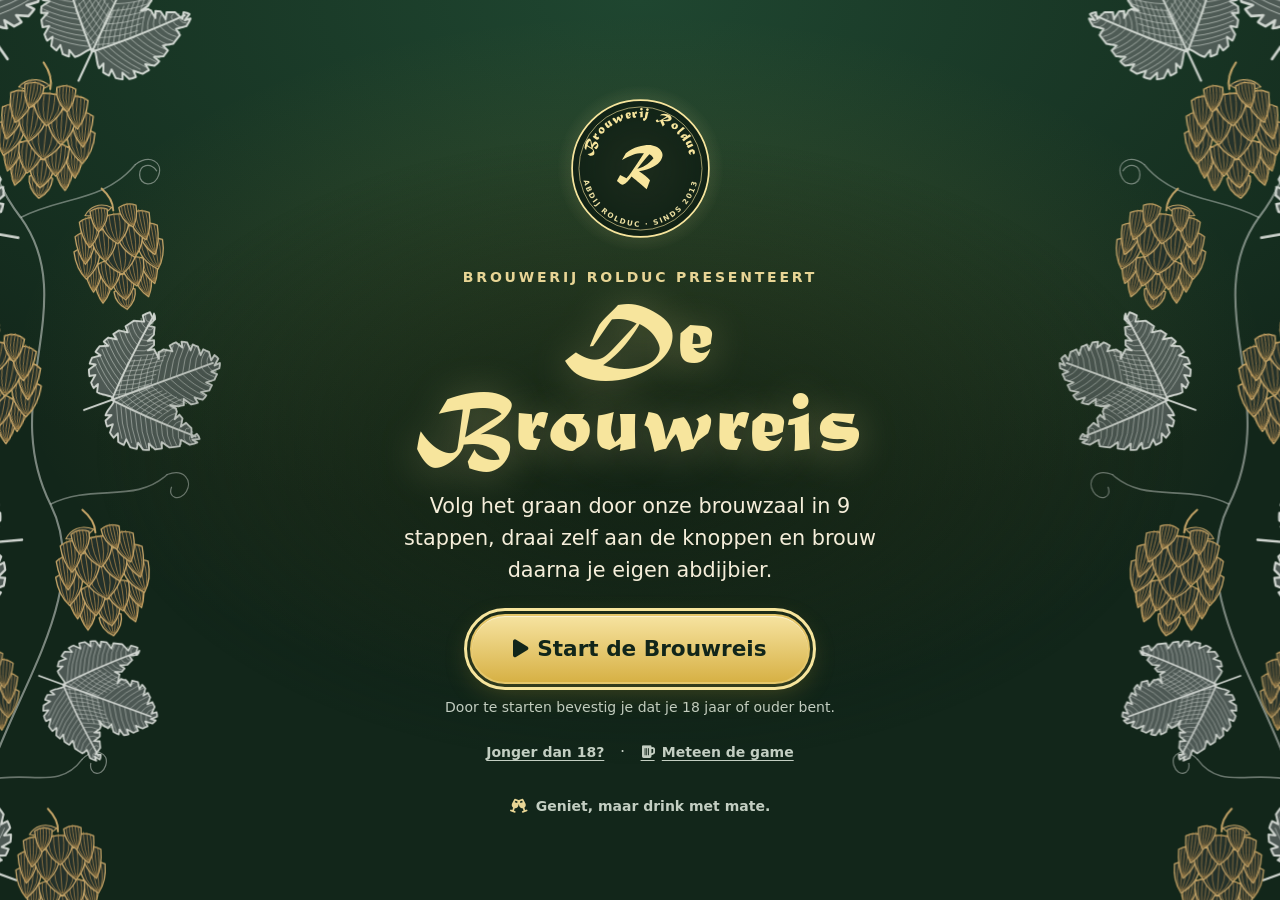
<file: index.html>
<!doctype html>
<html lang="nl">
<head>
    <meta charset="utf-8">
    <meta name="viewport" content="width=device-width, initial-scale=1">
    <title>Brouwerij Rolduc — De Brouwreis</title>
    <meta name="robots" content="noindex">
    <link rel="canonical" href="brouwproces.html">
    <link rel="icon" href="favicon.svg" type="image/svg+xml">
    <!-- Doorsturen naar de app; ?modus=proeflokaal, ?bier=... en #stap-... gaan mee. -->
    <script>location.replace('brouwproces.html' + location.search + location.hash);</script>
    <noscript><meta http-equiv="refresh" content="0; url=brouwproces.html"></noscript>
    <style>
        html, body { margin: 0; height: 100%; background: #12261A; color: #F5EEDA; font-family: system-ui, -apple-system, 'Segoe UI', sans-serif; }
        body { display: grid; place-items: center; }
        a { color: #E8D595; font-size: 1.125rem; }
    </style>
</head>
<body>
    <p><a href="brouwproces.html">Start De Brouwreis van Brouwerij Rolduc</a></p>
</body>
</html>
</file>
<file: css/brouwproces.css>
/* =====================================================================
   Brouwerij Rolduc — De Brouwreis: basis

   Gedeeld door de hele app. De opbouw van de wereld (camera, scènes,
   HUD-indeling, dock, telefoon) staat in brouwproces-wereld.css, de
   proefjes in brouwproces-doen.css en de game in brouwproces-spel.css.

   Beeldtaal: de brouwproces-infographic en de huisstijl van Rolduc.
   Diep donkergroen, crème lijnwerk met klinknagels, crème ovalen met
   donkergroene cijfers, gegraveerde hop in goud en zilver, MATURASC.

   Inhoud
     1.  Lettertype, tokens, basis en knoppen
     2.  Textuur en HUD
     3.  Hopranken en de gouden leiding
     4.  Illustraties (lijnwerk en animaties)
     5.  Tips, meldingen, hints en videoduimen
     6.  Lade (brouwersgeheim / bottom sheet) en video-lightbox
     7.  Startscherm, onboarding, dialogen en stappenkiezer
     8.  Gedeelde bedieningselementen
     9.  Proeflokaal-modus, bewegingsvoorkeur en print
   ===================================================================== */

/* ============== 1. LETTERTYPE, TOKENS, BASIS EN KNOPPEN ============= */
@font-face {
    font-family: 'MATURASC';
    src: url('../assets/MATURASC_1.TTF') format('truetype');
    font-weight: normal;
    font-style: normal;
    font-display: swap;
}

:root {
    --bp-bg: #12261A;
    --bp-bg-2: #183022;
    --bp-bg-diep: #0B1C12;
    --bp-bg-licht: #1F3D2B;
    --bp-ketel: #10241A;
    --bp-lijn: #EDE0A2;
    --bp-lijn-zacht: rgba(237, 224, 162, .32);
    --bp-ovaal: #F7E59D;
    --bp-goud: #D4AF37;
    --bp-goud-licht: #E8D595;
    --bp-creme: #F5EEDA;
    --bp-tekst: #E9E4D2;
    --bp-tekst-zacht: #C3CEC2;
    --bp-zilver: #E4E8E3;
    --bp-kaart: rgba(9, 26, 17, .6);
    --bp-kaart-rand: rgba(232, 213, 149, .22);
    --bp-goed: #8FD3A3;
    --bp-fout: #F2A285;
    --bp-ease: cubic-bezier(.22, .8, .24, 1);
    --bp-goot: 3.25rem;
    --bp-hud-hoogte: 3.75rem;
    --bp-hud-ruimte: 5.25rem;
    --font-body: system-ui, -apple-system, BlinkMacSystemFont, 'Segoe UI', Roboto, sans-serif;
    --font-logo: 'MATURASC', Georgia, serif;
    --green-dark: #1E3A2A;
}

*, *::before, *::after { box-sizing: border-box; }
html { background: var(--bp-bg); -webkit-text-size-adjust: 100%; text-size-adjust: 100%; }
body { margin: 0; }
h1, h2, h3, h4, p, ol, ul, li, figure, blockquote, dl, dd { margin: 0; }
ol, ul { padding: 0; list-style: none; }
button, input { font: inherit; color: inherit; }
a { color: inherit; }
img { max-width: 100%; }
sub { font-size: .7em; vertical-align: sub; line-height: 0; }
[hidden] { display: none !important; }

body.bp-app {
    position: relative;
    isolation: isolate;
    overflow-x: hidden;
    background: var(--bp-bg);
    color: var(--bp-creme);
    font-family: var(--font-body);
    line-height: 1.6;
    -webkit-font-smoothing: antialiased;
    -moz-osx-font-smoothing: grayscale;
    -webkit-tap-highlight-color: transparent;
}
.bp-app ::selection { background: var(--bp-ovaal); color: var(--bp-bg-diep); }
.bp-app :where(a, button, [tabindex], summary):focus-visible { outline: 3px solid var(--bp-ovaal); outline-offset: 3px; }
.bp-app strong, .bp-app b { font-weight: 700; }
.bp-app em { font-style: italic; }

.logo-font { font-family: var(--font-logo); font-weight: 400; letter-spacing: .02em; }
.sr-only, .bp-sr {
    position: absolute; width: 1px; height: 1px;
    margin: -1px; padding: 0; border: 0;
    overflow: hidden; clip: rect(0 0 0 0); white-space: nowrap;
}

.bp-main { position: relative; z-index: 1; }
.bp-symbolen { position: absolute; width: 0; height: 0; overflow: hidden; }

.bp-skip {
    position: fixed; left: 1rem; top: -5rem; z-index: 200;
    padding: .75rem 1rem; border-radius: .6rem;
    background: var(--bp-ovaal); color: var(--bp-bg-diep);
    font-weight: 800; text-decoration: none;
}
.bp-skip:focus { top: 1rem; }

.bp-oogje {
    display: flex; flex-wrap: wrap; justify-content: center; gap: .35rem .6rem;
    margin: 0 0 1rem;
    font-size: .875rem; font-weight: 800; letter-spacing: .16em; text-transform: uppercase;
    color: var(--bp-goud-licht);
}

/* ---- Knoppen ---- */
.bp-knop {
    --k-bg: rgba(255, 255, 255, .06);
    --k-rand: var(--bp-kaart-rand);
    --k-tekst: var(--bp-creme);
    display: inline-flex; align-items: center; justify-content: center; gap: .55rem;
    min-height: 3rem;
    padding: .75rem 1.35rem;
    border: 2px solid var(--k-rand);
    border-radius: 999px;
    background: var(--k-bg);
    color: var(--k-tekst);
    font-weight: 700; font-size: 1rem; line-height: 1.2;
    text-decoration: none;
    cursor: pointer;
    touch-action: manipulation;
    -webkit-user-select: none; user-select: none;
    transition: transform .15s var(--bp-ease), filter .2s, background .2s, border-color .2s;
}
.bp-knop:active:not(:disabled) { transform: scale(.97); }
.bp-knop:disabled { opacity: .45; cursor: not-allowed; }
.bp-knop--goud {
    --k-bg: linear-gradient(180deg, #F6E3A0, #D7B145);
    --k-rand: #E6C76A;
    --k-tekst: #12261A;
    box-shadow: 0 8px 26px rgba(212, 175, 55, .25), inset 0 1px 0 rgba(255, 255, 255, .5);
}
.bp-knop--licht { --k-bg: transparent; --k-rand: rgba(245, 238, 218, .5); }
.bp-knop--groot { min-height: 3.5rem; padding: .9rem 1.65rem; font-size: 1.0625rem; }
.bp-knop--reuze { min-height: 4.4rem; padding: 1.1rem 2.6rem; font-size: 1.35rem; }
.bp-knop--breed { width: 100%; }
.bp-knop__icoon { font-size: .95em; }
@media (hover: hover) {
    .bp-knop--goud:hover { filter: brightness(1.07); }
    .bp-knop--licht:hover { background: rgba(245, 238, 218, .08); }
}
.bp-knop-glans { position: relative; overflow: hidden; }
.bp-knop-glans::after {
    content: ""; position: absolute; inset: 0;
    background: linear-gradient(100deg, transparent 30%, rgba(255, 255, 255, .6) 50%, transparent 70%);
    transform: translateX(-120%);
    animation: bp-glans 5s ease-in-out 1.5s infinite;
    pointer-events: none;
}
@keyframes bp-glans { 0%, 70% { transform: translateX(-120%); } 85%, 100% { transform: translateX(120%); } }

.bp-tekstknop {
    display: inline-flex; align-items: center; gap: .45rem;
    min-height: 3rem;
    padding: .5rem .9rem;
    border: 0; border-radius: 999px;
    background: transparent;
    color: var(--bp-tekst-zacht);
    font-weight: 600;
    cursor: pointer;
    touch-action: manipulation;
}
.bp-tekstknop--klein { min-height: 2.75rem; padding: .3rem .6rem; font-size: .875rem; text-decoration: underline; text-underline-offset: 3px; }
@media (hover: hover) { .bp-tekstknop:hover { color: var(--bp-creme); } }

.bp-matig { display: flex; align-items: center; justify-content: center; gap: .5rem; font-size: .875rem; font-weight: 600; color: var(--bp-tekst-zacht); }
.bp-matig i { color: var(--bp-goud-licht); }


/* ========================= 2. TEXTUUR EN HUD ======================== */
/* Gemêleerde vlekken (zoals de infographic) + fijne korrel. */
.bp-app::before {
    content: "";
    position: fixed; inset: 0; z-index: -1;
    pointer-events: none;
    background-image:
        url("data:image/svg+xml,%3Csvg xmlns='http://www.w3.org/2000/svg' width='900' height='900'%3E%3Cfilter id='a' x='0' y='0' width='100%25' height='100%25'%3E%3CfeTurbulence type='fractalNoise' baseFrequency='.0065' numOctaves='3' seed='4' stitchTiles='stitch'/%3E%3CfeColorMatrix values='0 0 0 0 .03 0 0 0 0 .1 0 0 0 0 .06 0 0 0 -3 1.55'/%3E%3CfeComponentTransfer%3E%3CfeFuncA type='discrete' tableValues='0 0 .3 .45'/%3E%3C/feComponentTransfer%3E%3C/filter%3E%3Crect width='100%25' height='100%25' filter='url(%23a)'/%3E%3C/svg%3E"),
        url("data:image/svg+xml,%3Csvg xmlns='http://www.w3.org/2000/svg' width='700' height='700'%3E%3Cfilter id='b' x='0' y='0' width='100%25' height='100%25'%3E%3CfeTurbulence type='fractalNoise' baseFrequency='.008' numOctaves='3' seed='11' stitchTiles='stitch'/%3E%3CfeColorMatrix values='0 0 0 0 .14 0 0 0 0 .26 0 0 0 0 .18 0 0 0 -3 1.5'/%3E%3CfeComponentTransfer%3E%3CfeFuncA type='discrete' tableValues='0 0 .16 .24'/%3E%3C/feComponentTransfer%3E%3C/filter%3E%3Crect width='100%25' height='100%25' filter='url(%23b)'/%3E%3C/svg%3E"),
        url("data:image/svg+xml,%3Csvg xmlns='http://www.w3.org/2000/svg' width='220' height='220'%3E%3Cfilter id='c'%3E%3CfeTurbulence type='fractalNoise' baseFrequency='.9' numOctaves='2' stitchTiles='stitch'/%3E%3CfeColorMatrix values='0 0 0 0 .93 0 0 0 0 .88 0 0 0 0 .64 0 0 0 .05 0'/%3E%3C/filter%3E%3Crect width='100%25' height='100%25' filter='url(%23c)'/%3E%3C/svg%3E"),
        radial-gradient(120% 80% at 50% 0%, rgba(36, 72, 50, .6), transparent 60%),
        radial-gradient(140% 100% at 50% 120%, rgba(4, 14, 8, .7), transparent 60%);
    background-size: 900px 900px, 700px 700px, 220px 220px, 100% 100%, 100% 100%;
}

/* ---- HUD: zwevende app-balk ---- */
.bp-hud {
    position: fixed; z-index: 50;
    top: max(.6rem, env(safe-area-inset-top));
    left: max(.6rem, env(safe-area-inset-left));
    right: max(.6rem, env(safe-area-inset-right));
    max-width: 76rem;
    margin: 0 auto;
    height: var(--bp-hud-hoogte);
    display: flex; align-items: center; gap: .5rem;
    padding: 0 .4rem;
    border-radius: 999px;
    background: rgba(10, 26, 17, .74);
    border: 1px solid rgba(232, 213, 149, .22);
    box-shadow: 0 10px 30px rgba(0, 0, 0, .3);
    -webkit-backdrop-filter: blur(14px) saturate(1.2);
    backdrop-filter: blur(14px) saturate(1.2);
    transition: transform .55s var(--bp-ease), opacity .4s;
}
.is-start .bp-hud, .is-tour .bp-hud { transform: translateY(-160%); opacity: 0; pointer-events: none; }

.bp-hud__merk {
    flex: none;
    display: flex; align-items: center; gap: .55rem;
    height: 3rem;
    padding: 0 .85rem 0 .15rem;
    border: 0; border-radius: 999px;
    background: transparent;
    color: var(--bp-ovaal);
    cursor: pointer;
    touch-action: manipulation;
}
.bp-hud__merk svg { width: 2.65rem; height: 2.65rem; overflow: visible; }
.bp-hud__merk circle { fill: var(--bp-bg); stroke: var(--bp-ovaal); stroke-width: 1.5; }
.bp-hud__merk use { color: var(--bp-ovaal); }
.bp-hud__merk span { font-size: 1.15rem; white-space: nowrap; }

.bp-hud__voortgang { flex: 1; min-width: 0; display: flex; justify-content: center; }
.bp-hud__lijn { display: none; }
.bp-hud__stappen { position: relative; z-index: 0; display: flex; align-items: center; }
.bp-hud__stappen::before, .bp-hud__stappen::after {
    content: "";
    position: absolute; left: 1.5rem; right: 1.5rem; top: 50%; z-index: -1;
    height: 2px; margin-top: -1px;
    background: var(--bp-lijn-zacht);
}
.bp-hud__stappen::after { background: var(--bp-ovaal); transform-origin: left; transform: scaleX(var(--voortgang, 0)); transition: transform .25s linear; }
.bp-hud__stap { display: grid; place-items: center; width: 3rem; height: 3rem; border-radius: 999px; text-decoration: none; }
.bp-hud__stap > span, .bp-hud__stap > i {
    display: grid; place-items: center;
    width: 2.3rem; height: 1.6rem;
    border-radius: 50%;
    border: 1.5px solid var(--bp-lijn-zacht);
    background: #0F2218;
    color: var(--bp-lijn);
    font-size: .95rem; line-height: 1;
    transition: background .35s, color .35s, border-color .35s, transform .35s var(--bp-ease), box-shadow .35s;
}
.bp-hud__stap--spel > i { font-size: .78rem; }
.bp-hud__stap.is-bereikt > * { border-color: var(--bp-ovaal); background: #2A3B22; color: var(--bp-ovaal); }
.bp-hud__stap[aria-current] > * { background: var(--bp-ovaal); border-color: var(--bp-ovaal); color: var(--bp-bg-diep); transform: scale(1.14); box-shadow: 0 0 16px rgba(247, 229, 157, .5); }

.bp-hud__compact { display: none; }
.bp-hud__acties { flex: none; display: flex; gap: .3rem; }
.bp-hud__knop {
    width: 3rem; height: 3rem;
    display: grid; place-items: center;
    border-radius: 50%;
    border: 1.5px solid var(--bp-kaart-rand);
    background: rgba(255, 255, 255, .04);
    color: var(--bp-creme);
    font-size: 1.05rem;
    cursor: pointer;
    touch-action: manipulation;
}
.bp-hud__knop--hulp { font-size: 1.3rem; font-weight: 800; color: var(--bp-ovaal); border-color: rgba(247, 229, 157, .55); }
.bp-hud__knop[aria-pressed="true"] { color: var(--bp-ovaal); border-color: var(--bp-ovaal); }

@media (max-width: 1180px) {
    .bp-hud__merk span { display: none; }
    .bp-hud__merk { padding-right: .15rem; }
}
@media (max-width: 699.98px) {
    :root { --bp-hud-hoogte: 3.5rem; --bp-hud-ruimte: 4.75rem; }
    .bp-hud { gap: .35rem; padding: 0 .3rem; }
    .bp-hud__merk svg { width: 2.4rem; height: 2.4rem; }
    .bp-hud__voortgang { display: none; }
    .bp-hud__compact {
        flex: 1; min-width: 0;
        display: flex; align-items: center; gap: .55rem;
        height: 2.9rem;
        padding: 0 .7rem 0 .3rem;
        border: 0; border-radius: 999px;
        background: rgba(255, 255, 255, .07);
        color: var(--bp-creme);
        text-align: left;
        cursor: pointer;
        touch-action: manipulation;
    }
    .bp-hud__compact-ovaal { flex: none; display: grid; place-items: center; width: 2.3rem; height: 1.65rem; border-radius: 50%; background: var(--bp-ovaal); color: var(--bp-bg-diep); font-size: 1rem; }
    .bp-hud__compact-tekst { flex: 1; min-width: 0; line-height: 1.15; }
    .bp-hud__compact-tekst small { display: block; font-size: .875rem; font-weight: 700; color: var(--bp-tekst-zacht); }
    .bp-hud__compact-tekst > span { display: block; overflow: hidden; white-space: nowrap; text-overflow: ellipsis; font-weight: 700; }
    .bp-hud__puntjes { flex: none; display: grid; grid-template-columns: repeat(5, .45rem); gap: .2rem; }
    .bp-hud__puntjes i { width: .45rem; height: .45rem; border-radius: 50%; background: rgba(237, 224, 162, .25); }
    .bp-hud__puntjes i.is-bereikt { background: var(--bp-ovaal); }
    .bp-hud__puntjes i.is-hier { background: #fff; box-shadow: 0 0 6px var(--bp-ovaal); }
    .bp-hud__knop { width: 2.9rem; height: 2.9rem; }
}



/* ================= 3. HOPRANKEN EN DE GOUDEN LEIDING ================ */
.bp-intro__ranken, .bp-start__decor { position: absolute; inset: 0; pointer-events: none; overflow: hidden; }
.bp-rank { position: absolute; top: -3rem; height: min(118%, 1150px); width: auto; max-width: none; overflow: visible; }
.bp-rank--links { left: clamp(-130px, -6vw, -40px); }
.bp-rank--rechts { right: clamp(-130px, -6vw, -40px); transform: scaleX(-1); }
.bp-rank .bp-zwaai { transform-box: fill-box; transform-origin: 50% 0%; animation: bp-zwaai 8s ease-in-out infinite alternate; }
.bp-zwaai--2 { animation-duration: 9.5s !important; animation-delay: -3s !important; }
.bp-zwaai--3 { animation-duration: 11s !important; animation-delay: -6s !important; }
@keyframes bp-zwaai { from { transform: rotate(-2.2deg); } to { transform: rotate(2.6deg); } }
.bp-leiding { position: absolute; left: 0; top: 0; width: 100%; height: 100%; overflow: visible; pointer-events: none; z-index: 0; }
.bp-leiding__basis, .bp-leiding__halo, .bp-leiding__vloed { fill: none; stroke-linecap: round; stroke-linejoin: round; }
.bp-leiding__basis { stroke: var(--bp-lijn-zacht); stroke-width: 3; }
.bp-leiding__halo { stroke: rgba(247, 229, 157, .16); stroke-width: 14; }
.bp-leiding__vloed { stroke: url(#bp-leiding-goud); stroke-width: 4.5; }
.bp-leiding__kop { fill: #FFF7CF; filter: url(#bp-leiding-gloed); transition: opacity .3s; }
.bp-leiding__kop.is-verborgen { opacity: 0; }


/* ================ 4. ILLUSTRATIES (LIJNWERK, ANIMATIES) ============== */
.bp-ketel__svg { --bp-v: var(--bp-ketel); }
.bp-l, .bp-lf, .bp-tik, .bp-baard, .bp-jute, .bp-rijp, .bp-kristal, .bp-zeef, .bp-hakmes,
.bp-glans, .bp-buis, .bp-buis-vloed, .bp-stoom, .bp-psst {
    fill: none;
    stroke-linecap: round;
    stroke-linejoin: round;
}
.bp-l { stroke: var(--bp-lijn); stroke-width: 2.4; }
.bp-lf { stroke: var(--bp-lijn); stroke-width: 1.5; }
.bp-v { fill: var(--bp-v, var(--bp-ketel)); }
.bp-tik { stroke: var(--bp-lijn); stroke-width: 1.1; opacity: .85; }
.bp-nagels circle, .bp-naaf { fill: var(--bp-lijn); }
.bp-venster { fill: #0A2116; stroke: none; }
.bp-schaduw { fill: rgba(0, 0, 0, .22); }
.bp-gloed { fill: url(#bp-grad-gloed); opacity: .5; }

.bp-buis { stroke: var(--bp-lijn-zacht); stroke-width: 3; }
.bp-buis-vloed {
    stroke: var(--bp-ovaal); stroke-width: 4.5;
    stroke-dasharray: 1; stroke-dashoffset: 1;
    transition: stroke-dashoffset .9s var(--bp-ease);
}
.bp-stap.is-gevuld .bp-buis-vloed--in,
.bp-stap.is-doorgestroomd .bp-buis-vloed--uit { stroke-dashoffset: 0; }

/* Lijntekening: de omtrekken 'tekenen' zichzelf zodra de stap in beeld komt. */
.bp-teken { stroke-dasharray: 1; stroke-dashoffset: 0; transition: stroke-dashoffset 1.8s var(--bp-ease), fill-opacity .8s .8s; }
.js .bp-stap:not(.is-zichtbaar) .bp-teken { stroke-dashoffset: 1; fill-opacity: 0; }

.bp-svg-label { font-family: var(--font-logo); font-size: 20px; fill: var(--bp-ovaal); text-anchor: middle; }
.bp-svg-label--klein { font-size: 17px; }
.bp-svg-klein { font-family: var(--font-body); font-size: 12.5px; font-weight: 700; letter-spacing: .05em; text-transform: uppercase; fill: var(--bp-lijn); text-anchor: middle; }
.bp-boogtekst { font-family: var(--font-logo); font-size: 15px; fill: var(--bp-ovaal); text-anchor: middle; letter-spacing: .04em; }
.bp-boogtekst--klein { font-family: var(--font-body); font-size: 12px; font-weight: 700; letter-spacing: .1em; text-transform: uppercase; fill: var(--bp-lijn); }
.bp-logo-r { color: var(--bp-ovaal); }
.bp-fles-r { color: var(--bp-lijn); opacity: .8; }

/* Stap 1: mout */
.bp-jute { stroke: var(--bp-lijn); stroke-width: .7; opacity: .16; }
.bp-zak-opening { fill: #0A2015; }
.bp-mouthoop { fill: url(#bp-grad-mout); opacity: .92; }
.bp-korrels-hoop ellipse, .bp-aar ellipse, .bp-korrels-grond ellipse, .bp-vlieg ellipse, .bp-val ellipse {
    fill: url(#bp-grad-mout); stroke: #7A5520; stroke-width: .8;
}
.bp-baard { stroke: var(--bp-goud-licht); stroke-width: .9; opacity: .9; }
.bp-vlieg ellipse { transform-box: fill-box; transform-origin: center; animation: bp-vlieg 3.2s ease-in-out var(--d) infinite; }
@keyframes bp-vlieg {
    0% { transform: translate(0, 34px) rotate(0); opacity: 0; }
    20% { opacity: 1; }
    55% { transform: translate(var(--x), -14px) rotate(200deg); opacity: 1; }
    100% { transform: translate(calc(var(--x) * 1.4), 40px) rotate(360deg); opacity: 0; }
}

/* Stap 2: schrootmolen */
.bp-val ellipse, .bp-val path { transform-box: fill-box; animation: bp-val 1.6s ease-in var(--d) infinite; }
.bp-val--schroot path { fill: var(--bp-goud-licht); animation-duration: 1.05s; }
@keyframes bp-val { 0% { transform: translateY(-10px); opacity: 0; } 25% { opacity: 1; } 100% { transform: translateY(26px); opacity: 0; } }
.bp-tanden { fill: none; stroke: var(--bp-lijn); stroke-width: 5; stroke-dasharray: 3 3.28; }
.bp-tanden--groot { stroke-width: 6; stroke-dasharray: 4 4.38; }
.bp-draai { transform-box: fill-box; transform-origin: center; animation: bp-draai 3s linear infinite; }
.bp-draai--terug { animation-direction: reverse; }
.bp-draai--traag { animation-duration: 6s; }
@keyframes bp-draai { to { transform: rotate(360deg); } }

/* Stap 3: maischketel */
.bp-stoom { stroke: var(--bp-lijn); stroke-width: 1.6; opacity: 0; }
.bp-stoom path { animation: bp-stoom 3.2s ease-out var(--d) infinite; transform-box: fill-box; }
.bp-stap .bp-stoom { opacity: .75; }
@keyframes bp-stoom { 0% { transform: translateY(8px) scaleY(.6); opacity: 0; } 30% { opacity: 1; } 100% { transform: translateY(-16px) scaleY(1.1); opacity: 0; } }
.bp-vloeistof-niveau { transform-box: fill-box; transform-origin: 50% 100%; transform: scaleY(calc(.35 + var(--vulling, 0) * .65)); transition: transform .4s linear; }
.bp-beslag-golf { fill: url(#bp-grad-beslag); opacity: .9; animation: bp-golf 3s linear infinite; }
@keyframes bp-golf { to { transform: translateX(-60px); } }
.bp-roer { transform-box: fill-box; transform-origin: center; animation: bp-roer 2.4s linear infinite; }
.bp-roer--twee { animation-delay: -1.2s; }
.bp-roerblad { fill: var(--bp-lijn); }
@keyframes bp-roer { 0% { transform: scaleX(1); } 50% { transform: scaleX(-1); } 100% { transform: scaleX(1); } }
.bp-meter__naald { stroke: var(--bp-goud-licht); stroke-width: 2; stroke-linecap: round; transform-origin: 64px 114px; animation: bp-naald 4s ease-in-out infinite alternate; }
@keyframes bp-naald { from { transform: rotate(-12deg); } to { transform: rotate(14deg); } }
.bp-meter--koud .bp-meter__naald { transform-origin: 244px 140px; animation-duration: 6s; }

/* Stap 4: filtratie */
.bp-filter-vloeistof { transform-box: fill-box; transform-origin: 50% 100%; transform: scaleY(calc(1 - var(--vulling, 0) * .7)); transition: transform .4s linear; }
.bp-filter-troebel { fill: #C9B07A; opacity: .75; }
.bp-filter-bed rect { fill: #6B5433; }
.bp-filter-bed path { stroke: #D8C08A; stroke-width: 1.4; stroke-linecap: round; opacity: .8; }
.bp-filter-wort { fill: url(#bp-grad-wort); }
.bp-zeef { stroke: var(--bp-lijn); stroke-width: 2.4; stroke-dasharray: 6 3; }
.bp-hakmes { stroke: var(--bp-lijn); stroke-width: 1.5; }
.bp-bostel { fill: #8A6A3E; stroke: var(--bp-goud-licht); stroke-width: 1.2; }
.bp-bostel-korrels circle { fill: #E3C98E; }
.bp-kar { animation: bp-kar 5s ease-in-out infinite; }
@keyframes bp-kar { 0%, 100% { transform: translateX(0); } 50% { transform: translateX(-3px); } }
.bp-wiel { transform-box: fill-box; transform-origin: center; animation: bp-wiel 5s ease-in-out infinite; }
@keyframes bp-wiel { 0%, 100% { transform: rotate(0); } 50% { transform: rotate(-40deg); } }
.bp-kijkglas { fill: #0A2116; transition: fill .8s; }
.bp-stap.is-doorgestroomd .bp-kijkglas { fill: url(#bp-grad-wort); }

/* Stap 5: koken */
.bp-wolken path { fill: var(--bp-bg); stroke: var(--bp-lijn); stroke-width: 1.6; transform-box: fill-box; transform-origin: center; animation: bp-wolk 6s ease-in-out var(--d) infinite; }
@keyframes bp-wolk { 0% { transform: translate(0, 6px) scale(.85); opacity: 0; } 25% { opacity: 1; } 75% { opacity: 1; } 100% { transform: translate(0, -14px) scale(1.08); opacity: 0; } }
.bp-peil { fill: url(#bp-grad-wort); transform-box: fill-box; transform-origin: 50% 100%; animation: bp-peil 2.6s ease-in-out infinite alternate; }
@keyframes bp-peil { from { transform: scaleY(.9); } to { transform: scaleY(1); } }
.bp-kook-wort { fill: url(#bp-grad-wort); }
.bp-bubbels circle { fill: rgba(255, 248, 220, .85); transform-box: fill-box; animation: bp-bubbel 1.3s ease-in var(--d) infinite; }
.bp-bubbels--traag circle { animation-duration: 2.6s; }
.bp-bubbels--pareling circle { animation-duration: 2.2s; fill: rgba(255, 255, 255, .8); }
@keyframes bp-bubbel { 0% { transform: translateY(0) scale(.6); opacity: 0; } 20% { opacity: 1; } 100% { transform: translateY(-34px) scale(1.1); opacity: 0; } }

/* Stap 6: vergisten */
.bp-gist-bier { fill: url(#bp-grad-bier); opacity: .85; }
.bp-emmer-water { fill: rgba(143, 191, 159, .35); }
.bp-blub circle { fill: none; stroke: var(--bp-lijn); stroke-width: 1.2; transform-box: fill-box; animation: bp-blub 1.8s ease-out var(--d) infinite; }
@keyframes bp-blub { 0% { transform: translateY(6px) scale(.5); opacity: 0; } 40% { opacity: 1; } 100% { transform: translateY(-14px) scale(1.2); opacity: 0; } }

/* Stap 7: lageren */
.bp-druppels path { fill: var(--bp-zilver); opacity: .85; transform-box: fill-box; animation: bp-drup 2.4s ease-in var(--d) infinite; }
.bp-druppels--onder path { animation-duration: 3s; }
@keyframes bp-drup { 0% { transform: translateY(-8px); opacity: 0; } 30% { opacity: .9; } 100% { transform: translateY(22px); opacity: 0; } }
.bp-rijp { stroke: var(--bp-zilver); stroke-width: 1.4; opacity: .55; }
.bp-kristal { stroke: var(--bp-zilver); stroke-width: 1.2; opacity: .7; animation: bp-twinkel 4s ease-in-out infinite alternate; }
@keyframes bp-twinkel { from { opacity: .35; } to { opacity: .85; } }

/* Stap 8: bottelen */
.bp-fles { transform-box: fill-box; transform-origin: 50% 0%; animation: bp-schommel 4.5s ease-in-out infinite alternate; }
.bp-fles--2 { animation-delay: -1.5s; }
.bp-fles--3 { animation-delay: -3s; }
@keyframes bp-schommel { from { transform: rotate(-1.6deg); } to { transform: rotate(1.6deg); } }
.bp-fles-glas { fill: url(#bp-grad-bruinglas); opacity: .95; }
.bp-fles-bier { fill: #8B4A10; opacity: .7; transform-box: fill-box; transform-origin: 50% 100%; transform: scaleY(0); transition: transform .5s var(--bp-ease); }
.bp-fles--1 .bp-fles-bier { transform: scaleY(var(--vul-1, 0)); }
.bp-fles--2 .bp-fles-bier { transform: scaleY(var(--vul-2, 0)); }
.bp-fles--3 .bp-fles-bier { transform: scaleY(var(--vul-3, 0)); }
.bp-fles-bier--vol { transform: none; }
.bp-glans { stroke: rgba(255, 255, 255, .35); stroke-width: 2; }
.bp-kurken circle { fill: var(--bp-goud); stroke: var(--bp-lijn); stroke-width: 1; }
.bp-rollen circle { fill: var(--bp-v); stroke: var(--bp-lijn); stroke-width: 1.4; }

/* Stap 9: hergisten */
.bp-kroonkurk { fill: var(--bp-goud); stroke: var(--bp-lijn); stroke-width: 1; }
.bp-gistdepot { stroke: #E9D9A8; stroke-width: 3; opacity: .7; }
.bp-psst { stroke: var(--bp-ovaal); stroke-width: 1.6; animation: bp-psst 2.8s ease-out infinite; transform-box: fill-box; transform-origin: 50% 100%; }
@keyframes bp-psst { 0%, 60% { opacity: 0; transform: scale(.5); } 70% { opacity: 1; } 100% { opacity: 0; transform: scale(1.2); } }
.bp-kelk-bier { fill: url(#bp-grad-bier); }
.bp-kelk-schuim { fill: #FFF8E6; }
.bp-schuimkop { fill: #FFF8E6; stroke: var(--bp-lijn); stroke-width: 1.2; }
.bp-sterren circle { fill: var(--bp-ovaal); }

.bp-ketel__temp { font-family: var(--font-body); font-size: 12px; font-weight: 800; fill: var(--bp-ovaal); text-anchor: middle; }
.bp-beslag-golf { fill: var(--beslag-kleur, url(#bp-grad-beslag)); transition: fill .6s; }
.bp-stap.is-gekoppeld[data-stap="3"] .bp-meter__naald { animation: none; transform: rotate(var(--naald, -12deg)); transition: transform .25s linear; }
.bp-stap.is-gekoppeld[data-stap="3"] .bp-stoom { opacity: calc(.1 + var(--hitte, .5) * .9); }


/* ======== 5. TIPS, MELDINGEN, HINTS EN VIDEODUIMEN ================== */
/* Hulpknop (?) */
.bp-hulpknop {
    position: absolute; top: -.15rem; right: -.15rem;
    width: 3rem; height: 3rem;
    display: grid; place-items: center;
    border-radius: 50%;
    border: 2px solid rgba(247, 229, 157, .6);
    background: rgba(247, 229, 157, .1);
    color: var(--bp-ovaal);
    font-size: 1.3rem; font-weight: 800; line-height: 1;
    cursor: pointer;
    touch-action: manipulation;
    transition: background .2s, color .2s, transform .15s;
}
.bp-hulpknop:active { transform: scale(.94); }
.bp-hulpknop[aria-expanded="true"] { background: var(--bp-ovaal); color: var(--bp-bg-diep); }

/* Tip van de brouwer (popover) */
.bp-tip {
    position: absolute; z-index: 30;
    top: 3.4rem; right: 0;
    width: min(22rem, calc(100% + .25rem));
    padding: 1rem 1.1rem 1rem;
    border-radius: 1.1rem;
    background: #FBF4DC;
    color: #24301F;
    text-align: left;
    box-shadow: 0 20px 50px rgba(0, 0, 0, .5), 0 0 0 1px rgba(203, 161, 91, .5);
    animation: bp-tip-in .3s var(--bp-ease);
}
.bp-tip::before { content: ""; position: absolute; top: -8px; right: 1.05rem; border: 8px solid transparent; border-top: 0; border-bottom-color: #FBF4DC; }
@keyframes bp-tip-in { from { opacity: 0; transform: translateY(-6px) scale(.97); } to { opacity: 1; transform: none; } }
.bp-tip__kop { display: flex; align-items: center; gap: .5rem; margin-bottom: .35rem; font-size: .875rem; font-weight: 800; letter-spacing: .12em; text-transform: uppercase; color: #7A5A20; }
.bp-tip__kop svg { width: 1.5rem; height: 1.5rem; color: #8A6A2A; flex: none; }
.bp-tip h4 { margin: .55rem 0 .15rem; font-size: .875rem; font-weight: 800; color: #1E3A2A; }
.bp-tip p { font-size: .9375rem; line-height: 1.5; }
.bp-tip__ok {
    display: inline-flex; align-items: center; gap: .45rem;
    min-height: 2.9rem; margin-top: .85rem; padding: .5rem 1.1rem;
    border: 0; border-radius: 999px;
    background: var(--green-dark); color: #FFF8E4;
    font-weight: 700; cursor: pointer; touch-action: manipulation;
}

/* Succesmelding in het paneel */
.bp-toast {
    position: absolute; z-index: 25;
    left: .25rem; right: .25rem; top: .25rem;
    display: flex; align-items: center; gap: .6rem;
    padding: .7rem .9rem;
    border-radius: .9rem;
    background: #CDEFD7;
    color: #123122;
    font-weight: 700; line-height: 1.35;
    box-shadow: 0 12px 30px rgba(0, 0, 0, .35);
    animation: bp-toast-in .35s var(--bp-ease);
    pointer-events: none;
}
.bp-toast i { flex: none; display: grid; place-items: center; width: 1.8rem; height: 1.8rem; border-radius: 50%; background: #2F7D54; color: #fff; font-size: .85rem; }
.bp-toast.is-weg { animation: bp-toast-uit .35s ease forwards; }
@keyframes bp-toast-in { from { opacity: 0; transform: translateY(-10px) scale(.96); } to { opacity: 1; transform: none; } }
@keyframes bp-toast-uit { to { opacity: 0; transform: translateY(-8px); } }

/* "Doe eens wat": gouden puls en handje als iemand niets doet */
.bp-hint {
    position: absolute; z-index: 20;
    display: flex; flex-direction: column; align-items: center; gap: .35rem;
    transform: translate(-50%, 0);
    pointer-events: none;
    animation: bp-in .4s ease;
}
.bp-hint__hand { font-size: 1.9rem; color: var(--bp-ovaal); filter: drop-shadow(0 4px 8px rgba(0, 0, 0, .6)); animation: bp-hint-tik 1.5s ease-in-out infinite; }
.bp-hint__label { padding: .3rem .75rem; border-radius: 999px; background: var(--bp-ovaal); color: var(--bp-bg-diep); font-size: .875rem; font-weight: 800; white-space: nowrap; box-shadow: 0 6px 16px rgba(0, 0, 0, .35); }
@keyframes bp-hint-tik { 0%, 100% { transform: translateY(0) scale(1); } 45% { transform: translateY(-8px) scale(1.05); } 60% { transform: translateY(0) scale(.92); } }
.bp-pulse { animation: bp-pulse-ring 1.6s ease-out infinite; }
@keyframes bp-pulse-ring { 0% { box-shadow: 0 0 0 0 rgba(247, 229, 157, .65); } 100% { box-shadow: 0 0 0 20px rgba(247, 229, 157, 0); } }

/* De ketel nodigt uit: gouden gloed + handje zolang je niets hebt gedaan */
.bp-ketel::before {
    content: "";
    position: absolute; left: 50%; top: 50%;
    width: 120%; aspect-ratio: 1;
    border-radius: 50%;
    background: radial-gradient(circle, rgba(247, 229, 157, .28), transparent 62%);
    transform: translate(-50%, -50%) scale(.8);
    opacity: 0;
    transition: opacity .6s;
    pointer-events: none;
}
.bp-stap.is-actief:not(.is-bediend) .bp-ketel::before { opacity: 1; animation: bp-gloed 2.6s ease-in-out infinite; }
@keyframes bp-gloed { 0%, 100% { transform: translate(-50%, -50%) scale(.8); } 50% { transform: translate(-50%, -50%) scale(.95); } }
.bp-ketel__tik {
    position: absolute; right: 4%; bottom: 14%;
    display: grid; place-items: center;
    width: 2.6rem; height: 2.6rem;
    border-radius: 50%;
    background: var(--bp-ovaal); color: var(--bp-bg-diep);
    font-size: 1.05rem;
    box-shadow: 0 6px 16px rgba(0, 0, 0, .4);
    opacity: 0; transform: scale(.6);
    transition: opacity .4s, transform .4s var(--bp-ease);
    pointer-events: none;
}
.bp-stap.is-actief.toon-hint:not(.is-bediend) .bp-ketel__tik { opacity: 1; transform: none; animation: bp-hint-tik 1.5s ease-in-out infinite; }
/* ---- Videoduim en voorvertoning (ook in de lightbox) ---- */
.bp-video__beeld {
    position: relative;
    display: block;
    aspect-ratio: 16 / 9;
    border-radius: .65rem;
    overflow: hidden;
    background:
        radial-gradient(90% 120% at 30% 20%, rgba(247, 229, 157, .2), transparent 60%),
        linear-gradient(160deg, #1C432D, #0A2015);
    background-size: cover;
    background-position: center;
}
.bp-video__beeld::before {
    content: ""; position: absolute; inset: -20%;
    background: linear-gradient(110deg, transparent 35%, rgba(255, 214, 140, .22) 50%, transparent 65%);
    animation: bp-lichtlek 5s ease-in-out infinite;
}
.bp-video__beeld::after {
    content: ""; position: absolute; inset: 0;
    background:
        radial-gradient(120% 100% at 50% 50%, transparent 55%, rgba(0, 0, 0, .55)),
        url("data:image/svg+xml,%3Csvg xmlns='http://www.w3.org/2000/svg' width='120' height='120'%3E%3Cfilter id='g'%3E%3CfeTurbulence type='fractalNoise' baseFrequency='1.2' numOctaves='1' stitchTiles='stitch'/%3E%3CfeColorMatrix values='0 0 0 0 1 0 0 0 0 1 0 0 0 0 1 0 0 0 .12 0'/%3E%3C/filter%3E%3Crect width='100%25' height='100%25' filter='url(%23g)'/%3E%3C/svg%3E");
    animation: bp-korrel .6s steps(3) infinite;
    pointer-events: none;
}
@keyframes bp-lichtlek { 0%, 100% { transform: translateX(-30%); } 50% { transform: translateX(30%); } }
@keyframes bp-korrel { 0% { background-position: 0 0, 0 0; } 33% { background-position: 0 0, -30px 20px; } 66% { background-position: 0 0, 20px -40px; } }
.heeft-poster .bp-video__motief { display: none; }
.bp-video__motief { position: absolute; inset: 8% 10%; width: 80%; height: 84%; overflow: visible; }
.bp-video__speel {
    position: absolute; left: 50%; top: 50%; z-index: 2;
    width: 3.25rem; height: 3.25rem; margin: -1.625rem 0 0 -1.625rem;
    display: grid; place-items: center;
    padding-left: .15rem;
    border-radius: 50%;
    background: var(--bp-ovaal); color: var(--bp-bg-diep);
    font-size: 1.05rem;
    box-shadow: 0 0 0 6px rgba(247, 229, 157, .18), 0 6px 20px rgba(0, 0, 0, .35);
}
.bp-video__duur { position: absolute; right: .45rem; bottom: .55rem; z-index: 2; padding: .1rem .45rem; border-radius: .35rem; background: rgba(0, 0, 0, .65); color: #fff; font-size: .875rem; font-weight: 700; font-variant-numeric: tabular-nums; }

.bp-vm-lijn { fill: none; stroke: var(--bp-lijn); stroke-width: 1.6; stroke-linecap: round; stroke-linejoin: round; }
.bp-vm-vulling { fill: url(#bp-grad-beslag); opacity: .8; }
.bp-vm-kelk { fill: url(#bp-grad-bier); animation: bp-vm-kelk 4s ease-in-out infinite; transform-box: fill-box; transform-origin: 50% 100%; }
@keyframes bp-vm-kelk { 0%, 10% { transform: scaleY(0); } 70%, 100% { transform: scaleY(1); } }
.bp-vm-tand { fill: none; stroke: var(--bp-lijn); stroke-width: 4; stroke-dasharray: 3 2.76; }
.bp-vm-draai { transform-box: fill-box; transform-origin: center; animation: bp-draai 2.2s linear infinite; }
.bp-vm-draai--terug { animation-direction: reverse; }
.bp-vm-val ellipse, .bp-vm-val path { fill: url(#bp-grad-mout); transform-box: fill-box; animation: bp-val 1.2s ease-in infinite; }
.bp-vm-val > :nth-child(2) { animation-delay: .4s; }
.bp-vm-val > :nth-child(3) { animation-delay: .8s; }
.bp-vm-val--hop ellipse { fill: #9DB86A; }
.bp-vm-stoom path { fill: none; stroke: var(--bp-lijn); stroke-width: 1.4; stroke-linecap: round; transform-box: fill-box; animation: bp-stoom 3s ease-out infinite; }
.bp-vm-stoom path:nth-child(2) { animation-delay: 1s; }
.bp-vm-stoom path:nth-child(3) { animation-delay: 2s; }
.bp-vm-roer { transform-box: view-box; transform-origin: 80px 58px; animation: bp-draai 3s linear infinite; }
.bp-vm-borrel circle { fill: none; stroke: var(--bp-lijn); stroke-width: 1.3; transform-box: fill-box; transform-origin: center; animation: bp-borrel 1.1s ease-out infinite; }
.bp-vm-borrel circle:nth-child(2n) { animation-delay: .35s; }
.bp-vm-borrel circle:nth-child(3n) { animation-delay: .7s; }
@keyframes bp-borrel { 0% { transform: scale(.2); opacity: 0; } 50% { opacity: 1; } 100% { transform: scale(1.3); opacity: 0; } }
.bp-vm-band { animation: bp-band 2.4s linear infinite; }
@keyframes bp-band { from { transform: translateX(0); } to { transform: translateX(-40px); } }
.bp-vm-fles { fill: #5A3214; stroke: var(--bp-lijn); stroke-width: 1.3; }
.bp-vm-straal { fill: none; stroke: #F3C24F; stroke-width: 3; stroke-linecap: round; stroke-dasharray: 4 3; animation: bp-straal .5s linear infinite; }
@keyframes bp-straal { to { stroke-dashoffset: -7; } }
.bp-vm-psst path { fill: none; stroke: var(--bp-ovaal); stroke-width: 1.6; stroke-linecap: round; animation: bp-psst 2s ease-out infinite; transform-box: fill-box; transform-origin: 50% 100%; }


/* ============ 6. LADE (BOTTOM SHEET) EN VIDEO-LIGHTBOX ============== */
.bp-lade, .bp-videomodal { position: fixed; inset: 0; z-index: 85; }
.bp-lade[hidden], .bp-videomodal[hidden] { display: none; }
.bp-lade__achtergrond, .bp-videomodal__achtergrond {
    position: absolute; inset: 0;
    background: rgba(3, 13, 8, .66);
    -webkit-backdrop-filter: blur(3px);
    backdrop-filter: blur(3px);
    animation: bp-in .3s ease both;
}
.bp-lade.is-sluitend .bp-lade__achtergrond,
.bp-videomodal.is-sluitend .bp-videomodal__achtergrond { animation: bp-uit .28s ease both; }
@keyframes bp-in { from { opacity: 0; } to { opacity: 1; } }
@keyframes bp-uit { from { opacity: 1; } to { opacity: 0; } }

.bp-lade__paneel {
    position: absolute; left: 0; right: 0; bottom: 0;
    max-height: 88vh; max-height: 88svh;
    display: flex; flex-direction: column;
    border-radius: 1.6rem 1.6rem 0 0;
    background: linear-gradient(180deg, #13392574, #0D281A), #0F2C1D;
    border-top: 1px solid var(--bp-kaart-rand);
    box-shadow: 0 -20px 60px rgba(0, 0, 0, .45);
    transform: translateY(var(--sleep, 0px));
    transition: transform .3s var(--bp-ease);
    animation: bp-omhoog .45s var(--bp-ease);
    outline: none;
}
.bp-lade.is-sleept .bp-lade__paneel { transition: none; }
.bp-lade.is-sluitend .bp-lade__paneel { animation: bp-omlaag .3s ease-in forwards; }
@keyframes bp-omhoog { from { transform: translateY(100%); } to { transform: translateY(0); } }
@keyframes bp-omlaag { from { transform: translateY(var(--sleep, 0px)); } to { transform: translateY(100%); } }

html.bp-vergrendeld, html.bp-vergrendeld body { overflow: hidden; }

.bp-lade__greep {
    flex: none;
    display: grid; place-items: center;
    height: 1.75rem;
    cursor: grab;
    touch-action: none;
}
.bp-lade__greep span { width: 2.75rem; height: .3rem; border-radius: 999px; background: rgba(243, 236, 214, .35); }
.bp-lade__kop {
    flex: none;
    position: relative;
    padding: .25rem 4.25rem 1rem 1.5rem;
    border-bottom: 1px solid rgba(232, 213, 149, .14);
    touch-action: none;
}
.bp-lade__soort { display: flex; align-items: center; gap: .45rem; font-size: .875rem; font-weight: 700; letter-spacing: .14em; text-transform: uppercase; color: var(--bp-goud-licht); margin: 0 0 .25rem; }
.bp-lade__titel { font-family: var(--font-logo); font-size: clamp(1.6rem, 4vw, 2rem); color: var(--bp-ovaal); line-height: 1.15; margin: 0; }
.bp-lade__sluit {
    position: absolute; right: 1rem; top: 0;
    width: 3rem; height: 3rem;
    display: grid; place-items: center;
    border: 1.5px solid var(--bp-kaart-rand); border-radius: 50%;
    background: transparent; color: var(--bp-creme);
    font-size: 1.1rem; cursor: pointer;
}
.bp-lade__inhoud {
    flex: 1 1 auto;
    overflow-y: auto;
    overscroll-behavior: contain;
    -webkit-overflow-scrolling: touch;
    padding: 1.25rem 1.5rem calc(2rem + env(safe-area-inset-bottom));
}

@media (min-width: 900px) {
    .bp-lade__paneel {
        left: auto; top: 0;
        width: min(32rem, 92vw);
        max-height: none;
        border-radius: 1.6rem 0 0 1.6rem;
        border-top: 0; border-left: 1px solid var(--bp-kaart-rand);
        animation-name: bp-van-rechts;
        transform: none;
    }
    .bp-lade.is-sluitend .bp-lade__paneel { animation-name: bp-naar-rechts; }
    .bp-lade__greep { display: none; }
    .bp-lade__kop { padding-top: 1.5rem; }
    .bp-lade__sluit { top: 1.25rem; }
}
@keyframes bp-van-rechts { from { transform: translateX(100%); } to { transform: none; } }
@keyframes bp-naar-rechts { from { transform: none; } to { transform: translateX(100%); } }

/* Inhoud van een brouwersgeheim */
.bp-lade__inhoud h3 { font-size: 1.0625rem; font-weight: 700; color: var(--bp-ovaal); margin: 1.6rem 0 .4rem; }
.bp-lade__inhoud p { line-height: 1.7; margin: 0 0 .75rem; color: var(--bp-creme); }
.bp-lade__inhoud em { font-style: italic; }
.bp-lade__inhoud strong { font-weight: 700; }
.bp-geheim__intro { font-size: 1.0625rem; color: var(--bp-goud-licht) !important; }
.bp-geheim__stappen { counter-reset: s; display: grid; gap: .75rem; margin: .5rem 0 0; }
.bp-geheim__stappen li {
    counter-increment: s;
    position: relative;
    padding: .85rem 1rem .85rem 3.4rem;
    border-radius: 1rem;
    background: rgba(247, 229, 157, .06);
    border: 1px solid rgba(247, 229, 157, .12);
    line-height: 1.6;
}
.bp-geheim__stappen li::before {
    content: counter(s);
    position: absolute; left: .85rem; top: .85rem;
    width: 1.9rem; height: 1.35rem;
    display: grid; place-items: center;
    border-radius: 50%;
    background: var(--bp-ovaal); color: var(--bp-bg-diep);
    font-family: var(--font-logo); font-size: .95rem;
}
.bp-geheim__stappen strong { display: flex; justify-content: space-between; gap: .5rem; color: var(--bp-ovaal); margin-bottom: .2rem; }
.bp-geheim__stappen strong span, .bp-geheim__kaarten strong span { font-weight: 600; color: var(--bp-tekst-zacht); font-size: .875rem; }
.bp-geheim__kaarten { display: grid; gap: .75rem; margin: .75rem 0 0; }
.bp-geheim__kaarten li {
    padding: .9rem 1rem;
    border-radius: 1rem;
    background: rgba(247, 229, 157, .06);
    border: 1px solid rgba(247, 229, 157, .14);
    line-height: 1.6;
}
.bp-geheim__kaarten li.is-goed { border-color: rgba(143, 211, 163, .5); background: rgba(143, 211, 163, .08); }
.bp-geheim__kaarten li.is-fout { border-color: rgba(242, 162, 133, .35); }
.bp-geheim__kaarten strong { display: flex; justify-content: space-between; gap: .5rem; color: var(--bp-ovaal); margin-bottom: .25rem; }
.bp-geheim__lijst { display: grid; gap: .4rem; margin: .25rem 0 .75rem; }
.bp-geheim__lijst li { position: relative; padding-left: 1.4rem; line-height: 1.6; }
.bp-geheim__lijst li::before { content: ""; position: absolute; left: .2rem; top: .65em; width: .5rem; height: .5rem; border-radius: 50%; background: var(--bp-goud); }
.bp-geheim__staal { display: grid; gap: .5rem; margin: .5rem 0 1rem; }
.bp-geheim__staal li { display: flex; align-items: center; gap: .75rem; }
.bp-geheim__staal span { width: 2.6rem; height: 1.6rem; border-radius: .4rem; background: var(--kleur); border: 1px solid rgba(255, 255, 255, .2); }
.bp-geheim__staal em { margin-left: auto; font-style: normal; color: var(--bp-tekst-zacht); font-variant-numeric: tabular-nums; }
.bp-geheim__weetje {
    display: flex; gap: .75rem; align-items: flex-start;
    margin-top: 1.5rem !important;
    padding: 1rem;
    border-radius: 1rem;
    background: rgba(203, 161, 91, .14);
    border: 1px dashed rgba(232, 213, 149, .4);
}
.bp-geheim__weetje i { color: var(--bp-ovaal); margin-top: .25rem; }
.bp-geheim__balken { display: grid; gap: .55rem; margin: .5rem 0 1rem; }
.bp-geheim__balken li {
    position: relative;
    display: flex; justify-content: space-between; gap: .75rem;
    padding: .5rem .75rem;
    border-radius: .6rem;
    overflow: hidden;
    background: rgba(255, 255, 255, .04);
    font-size: .9375rem;
}
.bp-geheim__balken li::before {
    content: ""; position: absolute; inset: 0;
    background: linear-gradient(90deg, rgba(212, 175, 55, .55), rgba(247, 229, 157, .35));
    transform-origin: left; transform: scaleX(var(--w));
    animation: bp-balk-in 1.2s var(--bp-ease) both;
}
.bp-geheim__balken--licht li::before { background: linear-gradient(90deg, rgba(255, 220, 120, .55), rgba(255, 240, 180, .3)); }
.bp-geheim__balken span, .bp-geheim__balken em { position: relative; }
.bp-geheim__balken em { font-style: normal; font-weight: 700; color: var(--bp-ovaal); }
@keyframes bp-balk-in { from { transform: scaleX(0); } }
.bp-geheim__formule {
    display: flex; flex-wrap: wrap; align-items: center; justify-content: center; gap: .6rem .9rem;
    padding: 1.1rem .75rem;
    border-radius: 1rem;
    background: rgba(247, 229, 157, .07);
    border: 1px solid rgba(247, 229, 157, .16);
    text-align: center;
}
.bp-geheim__formule > span { display: grid; gap: .1rem; }
.bp-geheim__formule b { font-size: 1.2rem; color: var(--bp-ovaal); font-weight: 700; }
.bp-geheim__formule small { font-size: .875rem; color: var(--bp-tekst-zacht); text-transform: uppercase; letter-spacing: .1em; }
.bp-geheim__pijl { font-size: 1.4rem; color: var(--bp-goud); }
.bp-geheim__schema { width: 100%; height: auto; margin: .25rem 0 .75rem; }
.bp-schema-keten circle { fill: #E1C690; stroke: #7A5520; stroke-width: 1; }
.bp-schema-maltose circle { fill: var(--bp-ovaal); stroke: #7A5520; stroke-width: 1; }
.bp-schema-knip { stroke: var(--bp-fout); stroke-width: 2; stroke-dasharray: 3 3; }
.bp-geheim__schema text { fill: var(--bp-creme); font-size: 11px; font-family: var(--font-body); }

/* Video-lightbox */
.bp-videomodal { display: grid; place-items: center; padding: 1rem; }
.bp-videomodal__kader {
    position: relative;
    width: min(64rem, 100%);
    max-height: calc(100vh - 2rem);
    overflow: auto;
    border-radius: 1.4rem;
    background: #0D271A;
    border: 1px solid var(--bp-kaart-rand);
    box-shadow: 0 40px 100px rgba(0, 0, 0, .6);
    animation: bp-zoom .4s var(--bp-ease) both;
}
.bp-videomodal.is-sluitend .bp-videomodal__kader { animation: bp-zoom-uit .25s ease-in both; }
@keyframes bp-zoom { from { opacity: 0; transform: scale(.94) translateY(10px); } to { opacity: 1; transform: none; } }
@keyframes bp-zoom-uit { to { opacity: 0; transform: scale(.96); } }
.bp-videomodal__kop { position: relative; padding: 1rem 4.5rem 1rem 1.25rem; }
.bp-videomodal__soort { display: flex; align-items: center; gap: .45rem; font-size: .875rem; font-weight: 700; letter-spacing: .14em; text-transform: uppercase; color: var(--bp-goud-licht); margin: 0 0 .2rem; }
.bp-videomodal__titel { font-family: var(--font-logo); font-size: clamp(1.4rem, 3.5vw, 2rem); color: var(--bp-ovaal); margin: 0; line-height: 1.15; }
.bp-videomodal__sluit {
    position: absolute; right: 1rem; top: 50%; transform: translateY(-50%);
    width: 3rem; height: 3rem;
    display: grid; place-items: center;
    border-radius: 50%;
    border: 1.5px solid var(--bp-kaart-rand);
    background: transparent; color: var(--bp-creme);
    font-size: 1.1rem; cursor: pointer;
}
.bp-videomodal__beeld video { display: block; width: 100%; aspect-ratio: 16 / 9; background: #000; }
.bp-opname {
    display: grid;
    grid-template-columns: minmax(0, 1.25fr) minmax(0, 1fr);
    gap: 0;
}
.bp-opname__preview { position: relative; aspect-ratio: 16 / 9; overflow: hidden; }
.bp-opname__preview .bp-video__beeld { position: absolute; inset: 0; border-radius: 0; }
.bp-opname__preview .bp-video__motief { inset: 14% 18%; width: 64%; height: 72%; }
.bp-opname__stempel {
    position: absolute; left: 1rem; top: 1rem; z-index: 3;
    display: inline-flex; align-items: center; gap: .45rem;
    padding: .3rem .7rem; border-radius: 999px;
    background: rgba(0, 0, 0, .55); color: #fff;
    font-size: .875rem; font-weight: 700; letter-spacing: .08em; text-transform: uppercase;
}
.bp-opname__stempel::before { content: ""; width: .55rem; height: .55rem; border-radius: 50%; background: #E5484D; animation: bp-rec 1.2s steps(2) infinite; }
@keyframes bp-rec { 50% { opacity: .2; } }
.bp-opname__info { padding: 1.25rem 1.5rem 1.5rem; font-size: .9375rem; line-height: 1.6; }
.bp-opname__info h3 { font-size: 1rem; font-weight: 700; color: var(--bp-ovaal); margin: 0 0 .35rem; }
.bp-opname__info p { margin: 0 0 1rem; }
.bp-opname__specs { display: grid; grid-template-columns: auto minmax(0, 1fr); gap: .35rem .9rem; margin: 0; font-size: .875rem; }
.bp-opname__specs dt { color: var(--bp-tekst-zacht); }
.bp-opname__specs dd { margin: 0; }
@media (max-width: 760px) {
    .bp-opname { grid-template-columns: minmax(0, 1fr); }
}


/* ===== 7. STARTSCHERM, ONBOARDING, DIALOGEN EN STAPPENKIEZER ======= */
.bp-start {
    position: fixed; inset: 0; z-index: 120;
    display: none;
    place-items: center;
    padding: max(1.25rem, env(safe-area-inset-top)) 1.25rem max(1.25rem, env(safe-area-inset-bottom));
    overflow-y: auto;
    background:
        radial-gradient(70% 55% at 50% 40%, rgba(212, 175, 55, .16), transparent 70%),
        radial-gradient(120% 90% at 50% 0%, #1F4630, transparent 65%),
        var(--bp-bg);
    text-align: center;
}
.is-start .bp-start { display: grid; }
.bp-start.is-weg { animation: bp-start-uit .6s var(--bp-ease) forwards; }
@keyframes bp-start-uit { to { opacity: 0; transform: scale(1.04); } }
.bp-start__decor .bp-rank { opacity: .85; }
.bp-start__val {
    position: absolute; top: -12%; left: var(--x);
    width: clamp(3rem, 6vw, 5rem); height: auto;
    opacity: .85;
    animation: bp-hopval-start var(--t) linear var(--d) infinite;
}
.bp-start__val--klein { width: clamp(2rem, 3.5vw, 3rem); opacity: .55; }
@keyframes bp-hopval-start {
    0% { transform: translateY(0) rotate(-12deg); }
    25% { transform: translateY(32vh) rotate(10deg) translateX(18px); }
    50% { transform: translateY(64vh) rotate(-8deg) translateX(-14px); }
    75% { transform: translateY(96vh) rotate(12deg) translateX(10px); }
    100% { transform: translateY(128vh) rotate(-6deg); }
}
.bp-start__inhoud { position: relative; z-index: 2; display: flex; flex-direction: column; align-items: center; gap: clamp(.45rem, 1.4vh, .9rem); max-width: 36rem; }
.bp-start__logo { width: clamp(6.5rem, 19vh, 12rem); height: auto; overflow: visible; animation: bp-logo-in 1.2s var(--bp-ease) both; }
@keyframes bp-logo-in { from { opacity: 0; transform: scale(.85) rotate(-6deg); } to { opacity: 1; transform: none; } }
.bp-start__logo-gloed { fill: url(#bp-grad-gloed); opacity: .8; }
.bp-start__logo-rand { fill: rgba(11, 28, 18, .85); stroke: var(--bp-ovaal); stroke-width: 2; }
.bp-start__logo-rand--fijn { fill: none; stroke-width: 1; opacity: .7; }
.bp-start__logo-tekst { font-family: var(--font-logo); font-size: 17px; fill: var(--bp-ovaal); text-anchor: middle; letter-spacing: .04em; }
.bp-start__logo-tekst--klein { font-family: var(--font-body); font-size: 8.5px; font-weight: 800; letter-spacing: .24em; text-transform: uppercase; fill: var(--bp-lijn); }
.bp-start__logo-r { color: var(--bp-ovaal); }
.bp-start__oogje { font-size: .875rem; font-weight: 800; letter-spacing: .2em; text-transform: uppercase; color: var(--bp-goud-licht); }
.bp-start__titel { font-size: clamp(2.8rem, min(9vw, 10vh), 5.5rem); line-height: 1; color: var(--bp-ovaal); text-shadow: 0 4px 40px rgba(247, 229, 157, .3); }
.bp-start__tekst { max-width: 30rem; font-size: clamp(1.1rem, 2vw, 1.3rem); line-height: 1.55; color: var(--bp-creme); margin-bottom: .5rem; }
.bp-start .bp-knop--reuze { margin-top: .4rem; }
.bp-start__leeftijd { max-width: 26rem; font-size: .875rem; line-height: 1.5; color: var(--bp-tekst-zacht); }
.bp-start__te-jong { max-width: 26rem; padding: .8rem 1rem; border-radius: 1rem; background: rgba(242, 162, 133, .14); border: 1px solid rgba(242, 162, 133, .45); line-height: 1.5; }
.bp-start .bp-matig { margin-top: .5rem; }
.is-kiosk .bp-start [data-start-spel] { display: none; }

/* ---- Onboarding ---- */
.bp-tour {
    position: fixed; inset: 0; z-index: 110;
    display: grid; place-items: center;
    grid-template-columns: minmax(0, 1fr);
    padding: max(1rem, env(safe-area-inset-top)) 1rem max(1rem, env(safe-area-inset-bottom));
    background: rgba(5, 15, 9, .78);
    -webkit-backdrop-filter: blur(6px);
    backdrop-filter: blur(6px);
    overflow-y: auto;
    animation: bp-in .35s ease;
}
.bp-tour.is-weg { animation: bp-uit .3s ease forwards; }
.bp-tour__kaart {
    width: min(64rem, 100%);
    min-width: 0;
    justify-self: center;
    padding: clamp(1.25rem, 3vw, 2.25rem);
    border-radius: 1.75rem;
    background: linear-gradient(180deg, #1A3A28, #0F2519);
    border: 1.5px solid rgba(212, 175, 55, .45);
    box-shadow: 0 40px 100px rgba(0, 0, 0, .55);
    text-align: center;
    outline: none;
    animation: bp-zoom .45s var(--bp-ease);
}
.bp-tour__oogje { font-size: .875rem; font-weight: 800; letter-spacing: .18em; text-transform: uppercase; color: var(--bp-goud-licht); }
.bp-tour__titel { margin: .25rem 0 1.5rem; font-size: clamp(2rem, 4vw, 2.8rem); line-height: 1.1; color: var(--bp-ovaal); }
.bp-tour__stappen { display: grid; grid-template-columns: repeat(3, minmax(0, 1fr)); gap: 1rem; min-width: 0; counter-reset: tour; }
.bp-tour__stap {
    counter-increment: tour;
    display: flex; flex-direction: column; align-items: center; gap: .6rem;
    padding: 1.1rem 1rem 1.25rem;
    border-radius: 1.25rem;
    background: rgba(255, 255, 255, .04);
    border: 1px solid rgba(232, 213, 149, .16);
}
.bp-tour__stap h3 { font-size: 1.15rem; font-weight: 800; color: var(--bp-creme); }
.bp-tour__stap h3::before { content: counter(tour); display: inline-grid; place-items: center; width: 2rem; height: 1.4rem; margin-right: .45rem; border-radius: 50%; background: var(--bp-ovaal); color: var(--bp-bg-diep); font-family: var(--font-logo); font-size: .95rem; vertical-align: 2px; }
.bp-tour__stap p { font-size: 1rem; line-height: 1.55; color: var(--bp-tekst); }
.bp-tour__beeld { position: relative; width: 100%; max-width: 13rem; aspect-ratio: 4 / 3; }
.bp-tour__beeld svg { width: 100%; height: 100%; overflow: visible; }
.bp-tour__lijn { fill: none; stroke: var(--bp-lijn-zacht); stroke-width: 4; }
.bp-tour__vloed { fill: none; stroke: var(--bp-ovaal); stroke-width: 4.5; stroke-linecap: round; stroke-dasharray: 120; stroke-dashoffset: 120; animation: bp-tour-vloed 2.6s ease-in-out infinite; }
@keyframes bp-tour-vloed { 0% { stroke-dashoffset: 120; } 70%, 100% { stroke-dashoffset: 0; } }
.bp-tour__ovaal { fill: var(--bp-bg); stroke: var(--bp-ovaal); stroke-width: 2; }
.bp-tour__beeld text { font-family: var(--font-logo); font-size: 13px; fill: var(--bp-ovaal); text-anchor: middle; }
.bp-tour__hand { position: absolute; font-size: 1.9rem; color: var(--bp-ovaal); filter: drop-shadow(0 4px 8px rgba(0, 0, 0, .6)); }
.bp-tour__hand--veeg { right: 18%; top: 55%; animation: bp-tour-veeg 2.6s ease-in-out infinite; }
@keyframes bp-tour-veeg { 0% { transform: translateY(18px); opacity: 0; } 15% { opacity: 1; } 70% { transform: translateY(-40px); opacity: 1; } 100% { transform: translateY(-46px); opacity: 0; } }
.bp-tour__gloed { fill: url(#bp-grad-gloed); animation: bp-tour-gloed 2s ease-in-out infinite; transform-box: fill-box; transform-origin: center; }
@keyframes bp-tour-gloed { 0%, 100% { transform: scale(.85); opacity: .6; } 50% { transform: scale(1.05); opacity: 1; } }
.bp-tour__ketel { fill: var(--bp-ketel); stroke: var(--bp-lijn); stroke-width: 2.4; }
.bp-tour__ketel-lijn, .bp-tour__paneel-lijn { fill: none; stroke: var(--bp-lijn); stroke-width: 1.6; stroke-linecap: round; }
.bp-tour__paneel { fill: rgba(27, 56, 39, .95); stroke: var(--bp-goud); stroke-width: 1.6; }
.bp-tour__schuif { stroke: rgba(255, 255, 255, .25); stroke-width: 4; stroke-linecap: round; }
.bp-tour__knop { fill: var(--bp-ovaal); animation: bp-tour-knop 2.6s ease-in-out infinite; }
@keyframes bp-tour-knop { 0%, 30% { transform: translateX(0); } 60%, 85% { transform: translateX(26px); } 100% { transform: translateX(0); } }
.bp-tour__hand--tik { left: 40%; top: 46%; animation: bp-hint-tik 1.6s ease-in-out infinite; }
.bp-tour__rimpel { position: absolute; left: 33%; top: 52%; width: 2.6rem; height: 2.6rem; margin: -1.3rem 0 0 -1.3rem; border-radius: 50%; border: 2px solid var(--bp-ovaal); animation: bp-rimpel 1.6s ease-out infinite; }
@keyframes bp-rimpel { 0% { transform: scale(.3); opacity: 1; } 100% { transform: scale(1.6); opacity: 0; } }
.bp-tour__ballon { fill: #FBF4DC; }
.bp-tour__ballon-groep { animation: bp-ballon 3s var(--bp-ease) infinite; transform-box: fill-box; transform-origin: 30% 100%; }
@keyframes bp-ballon { 0%, 15% { transform: scale(.4); opacity: 0; } 30%, 85% { transform: scale(1); opacity: 1; } 100% { transform: scale(1); opacity: 0; } }
.bp-tour__ballon-lijn { fill: none; stroke: #8A6A2A; stroke-width: 4; stroke-linecap: round; }
.bp-tour__vraag, .bp-tour__inline-vraag {
    display: inline-grid; place-items: center;
    border-radius: 50%;
    border: 2px solid var(--bp-ovaal);
    background: rgba(247, 229, 157, .1);
    color: var(--bp-ovaal);
    font-weight: 800;
}
.bp-tour__vraag { position: absolute; right: 6%; bottom: 2%; width: 2.8rem; height: 2.8rem; font-size: 1.3rem; animation: bp-pulse-ring 1.6s ease-out infinite; }
.bp-tour__inline-vraag { width: 1.6rem; height: 1.6rem; font-size: .95rem; vertical-align: 1px; }
.bp-tour__punten { display: none; justify-content: center; gap: .35rem; margin-top: 1rem; }
.bp-tour__punten button { width: 2.75rem; height: 2.75rem; border: 0; border-radius: 50%; background: transparent; cursor: pointer; position: relative; }
.bp-tour__punten button::after { content: ""; position: absolute; left: 50%; top: 50%; width: .65rem; height: .65rem; margin: -.325rem 0 0 -.325rem; border-radius: 50%; background: rgba(237, 224, 162, .3); transition: all .3s; }
.bp-tour__punten button[aria-current="true"]::after { width: 1.6rem; margin-left: -.8rem; border-radius: 999px; background: var(--bp-ovaal); }
.bp-tour__knoppen { display: flex; flex-direction: column; align-items: center; gap: .3rem; margin-top: 1.5rem; }
.bp-tour .bp-tour__volgende { display: none; }

@media (max-width: 759.98px) {
    .bp-tour__kaart { padding: 1.25rem 1rem 1rem; border-radius: 1.4rem; }
    .bp-tour__titel { margin-bottom: 1rem; }
    .bp-tour__stappen {
        grid-template-columns: none;
        grid-auto-flow: column;
        grid-auto-columns: 100%;
        gap: 0;
        overflow-x: auto;
        scroll-snap-type: x mandatory;
        scrollbar-width: none;
        overscroll-behavior-x: contain;
    }
    .bp-tour__stappen::-webkit-scrollbar { display: none; }
    .bp-tour__stap { scroll-snap-align: center; margin: 0 .15rem; }
    .bp-tour__punten { display: flex; }
    .bp-tour .bp-tour__volgende { display: inline-flex; }
    .bp-tour__knoppen .bp-knop--groot { width: 100%; padding: .85rem 1rem; font-size: 1rem; }
    .bp-tour .bp-tour__volgende[hidden] { display: none; }
    .bp-tour__knoppen { margin-top: .75rem; }
}

/* ---- Dialogen: nieuwe brouwronde, "ben je er nog?" ---- */
.bp-dialoog {
    position: fixed; inset: 0; z-index: 130;
    display: grid; place-items: center;
    padding: 1rem;
    background: rgba(5, 15, 9, .78);
    -webkit-backdrop-filter: blur(5px);
    backdrop-filter: blur(5px);
    animation: bp-in .3s ease;
}
.bp-dialoog__kaart {
    width: min(28rem, 100%);
    padding: 1.75rem 1.5rem 1.5rem;
    border-radius: 1.5rem;
    background: linear-gradient(180deg, #1A3A28, #0F2519);
    border: 1.5px solid rgba(212, 175, 55, .45);
    box-shadow: 0 30px 80px rgba(0, 0, 0, .55);
    text-align: center;
    animation: bp-zoom .4s var(--bp-ease);
}
.bp-dialoog__icoon { display: grid; place-items: center; width: 4rem; height: 4rem; margin: 0 auto .8rem; border-radius: 50%; background: var(--bp-ovaal); color: var(--bp-bg-diep); font-size: 1.5rem; }
.bp-dialoog__icoon--tel { font-size: 1.6rem; font-weight: 800; font-variant-numeric: tabular-nums; }
.bp-dialoog__titel { font-size: clamp(1.8rem, 4vw, 2.3rem); line-height: 1.1; color: var(--bp-ovaal); margin-bottom: .5rem; }
.bp-dialoog__tekst { line-height: 1.55; color: var(--bp-tekst); margin-bottom: 1.25rem; }
.bp-dialoog__knoppen { display: grid; gap: .6rem; }

/* ---- Stappenkiezer (in de lade) ---- */
.bp-kiezer__raster { display: grid; grid-template-columns: repeat(3, minmax(0, 1fr)); gap: .6rem; margin: 0 0 1rem; }
.bp-kiezer__raster a {
    display: flex; flex-direction: column; align-items: center; justify-content: center; gap: .35rem;
    min-height: 5.25rem;
    padding: .6rem .3rem;
    border-radius: 1rem;
    border: 1px solid var(--bp-kaart-rand);
    background: rgba(255, 255, 255, .04);
    color: var(--bp-creme);
    font-weight: 600; font-size: .875rem;
    text-decoration: none;
}
.bp-kiezer__raster a span { display: grid; place-items: center; width: 2.6rem; height: 1.8rem; border-radius: 50%; border: 1.5px solid var(--bp-ovaal); color: var(--bp-ovaal); font-size: 1.1rem; }
.bp-kiezer__raster a.is-bereikt span { background: var(--bp-ovaal); color: var(--bp-bg-diep); }
.bp-kiezer__raster a[aria-current] { border-color: var(--bp-ovaal); background: rgba(247, 229, 157, .1); }




/* =============== 8. GEDEELDE BEDIENINGSELEMENTEN ===================== */
/* ---- Schuifregelaar ---- */
.bp-schuif { --f: 0; margin: 0 0 .9rem; }
.bp-schuif__kop { display: flex; justify-content: space-between; align-items: baseline; gap: .75rem; font-weight: 600; font-size: .9375rem; }
.bp-schuif__waarde { color: var(--bp-ovaal); font-weight: 800; font-variant-numeric: tabular-nums; white-space: nowrap; }
.bp-schuif__baan {
    position: relative;
    height: 3rem;
    border-radius: 999px;
    cursor: pointer;
    touch-action: pan-y;
    -webkit-user-select: none; user-select: none;
}
.bp-schuif__baan:focus-visible { outline: none; }
.bp-schuif__spoor {
    position: absolute; left: 1.15rem; right: 1.15rem; top: 50%;
    height: .6rem; margin-top: -.3rem;
    border-radius: 999px;
    background: rgba(255, 255, 255, .1);
}
.bp-schuif__vulling {
    position: absolute; left: 0; top: 0; bottom: 0;
    width: calc(var(--f) * 100%);
    border-radius: inherit;
    background: linear-gradient(90deg, var(--bp-goud), var(--bp-ovaal));
}
.bp-schuif__zone { position: absolute; top: -3px; bottom: -3px; left: calc(var(--a) * 100%); width: calc((var(--b) - var(--a)) * 100%); border-radius: 4px; background: rgba(143, 211, 163, .35); }
.bp-schuif__duim {
    position: absolute; top: 50%;
    left: calc(1.15rem + var(--f) * (100% - 2.3rem));
    width: 2.3rem; height: 2.3rem; margin: -1.15rem 0 0 -1.15rem;
    display: grid; place-items: center;
    border-radius: 50%;
    background: var(--bp-ovaal);
    box-shadow: 0 0 0 4px rgba(247, 229, 157, .18), 0 4px 12px rgba(0, 0, 0, .35);
    transition: transform .15s var(--bp-ease), box-shadow .15s;
    pointer-events: none;
}
.bp-schuif__duim span { width: .6rem; height: .6rem; border-radius: 50%; background: var(--bp-bg-diep); }
.bp-schuif.is-actief .bp-schuif__duim { transform: scale(1.15); box-shadow: 0 0 0 8px rgba(247, 229, 157, .2), 0 4px 12px rgba(0, 0, 0, .35); }
.bp-schuif__baan:focus-visible .bp-schuif__duim { box-shadow: 0 0 0 3px var(--bp-bg-diep), 0 0 0 6px #fff; }
.bp-schuif.is-uit { opacity: .5; pointer-events: none; }

.bp-schuif--pils .bp-schuif__vulling { background: linear-gradient(90deg, #D9B866, #F2DC9A); }
.bp-schuif--karamel .bp-schuif__vulling { background: linear-gradient(90deg, #8E4A12, #D88A34); }
.bp-schuif--chocolade .bp-schuif__vulling { background: linear-gradient(90deg, #1E0C04, #6A3416); }
.bp-schuif--chocolade .bp-schuif__vulling { box-shadow: inset 0 0 0 1px rgba(247, 229, 157, .3); }
.bp-schuif--koud .bp-schuif__vulling { background: linear-gradient(90deg, #6FA8BF, #DDF1F7); }
.bp-schuif--zon .bp-schuif__vulling { background: linear-gradient(90deg, #E9A23B, #FFE08A); }
.bp-schuif--warm .bp-schuif__vulling { background: linear-gradient(90deg, #C9702E, #F3C24F); }

/* Verticaal */
.bp-schuif--v { display: flex; flex-direction: column; align-items: center; height: 100%; margin: 0; }
.bp-schuif--v .bp-schuif__kop { flex-direction: column; align-items: center; gap: .1rem; text-align: center; font-size: .875rem; margin-bottom: .4rem; }
.bp-schuif--v .bp-schuif__baan { width: 3.75rem; height: auto; flex: 1 1 auto; min-height: 13rem; touch-action: none; }
.bp-schuif--v .bp-schuif__spoor { left: 50%; right: auto; top: 1.15rem; bottom: 1.15rem; width: .65rem; height: auto; margin: 0 0 0 -.325rem; }
.bp-schuif--v .bp-schuif__vulling { top: auto; bottom: 0; left: 0; right: 0; width: auto; height: calc(var(--f) * 100%); }
.bp-schuif--v .bp-schuif__duim { left: 50%; top: calc(100% - 1.15rem - var(--f) * (100% - 2.3rem)); }
.bp-schuif--filter .bp-schuif__vulling { background: linear-gradient(0deg, #8F7546, #C9B07A); }

/* ---- Draaiknop ---- */
.bp-draaiknop { display: grid; justify-items: center; gap: .3rem; }
.bp-draaiknop__label { font-weight: 700; font-size: .875rem; letter-spacing: .12em; text-transform: uppercase; color: var(--bp-tekst-zacht); }
.bp-draaiknop__knop { position: relative; width: 9.5rem; height: 9.5rem; border-radius: 50%; touch-action: none; cursor: grab; -webkit-user-select: none; user-select: none; }
.bp-draaiknop__knop:focus-visible { outline: 3px solid var(--bp-ovaal); outline-offset: 4px; }
.bp-draaiknop__knop svg { width: 100%; height: 100%; overflow: visible; }
.bp-draaiknop__streepjes { fill: none; stroke: var(--bp-lijn); stroke-width: 2; stroke-linecap: round; opacity: .7; }
.bp-draaiknop__ring { fill: #0A2116; stroke: var(--bp-lijn-zacht); stroke-width: 2; }
.bp-draaiknop__kap { transform-origin: 50px 50px; transition: transform .12s ease-out; }
.bp-draaiknop.is-actief .bp-draaiknop__kap { transition: none; }
.bp-draaiknop__kap circle { fill: url(#bp-grad-goud); stroke: #8A6A2A; stroke-width: 1.5; }
.bp-draaiknop__kap path { stroke: var(--bp-bg-diep); stroke-width: 4; stroke-linecap: round; }
.bp-draaiknop__waarde { font-size: 1.15rem; font-weight: 800; color: var(--bp-ovaal); font-variant-numeric: tabular-nums; }

/* ---- Vasthoudknop ---- */
.bp-houdknop {
    display: inline-flex; align-items: center; justify-content: center; gap: .6rem;
    min-height: 3.5rem;
    padding: .75rem 1.25rem;
    border-radius: 999px;
    border: 2px solid var(--bp-ovaal);
    background: rgba(247, 229, 157, .08);
    color: var(--bp-ovaal);
    font-weight: 700;
    cursor: pointer;
    touch-action: none;
    -webkit-user-select: none; user-select: none;
    -webkit-touch-callout: none;
    transition: transform .1s, background .2s, color .2s;
}
.bp-houdknop.is-ingedrukt { background: var(--bp-ovaal); color: var(--bp-bg-diep); transform: scale(.97); }

/* ---- Chips ---- */
.bp-chips { display: flex; flex-wrap: wrap; align-items: center; gap: .5rem; margin: 1rem 0 0; }
.bp-chips__label { font-size: .875rem; color: var(--bp-tekst-zacht); font-weight: 700; }
.bp-chip {
    min-height: 3rem;
    padding: .45rem 1.05rem;
    border-radius: 999px;
    border: 1.5px solid var(--bp-kaart-rand);
    background: transparent;
    color: var(--bp-creme);
    font-weight: 600; font-size: .9375rem;
    cursor: pointer;
    touch-action: manipulation;
    transition: background .2s, border-color .2s, color .2s;
}
.bp-chip:active { transform: scale(.97); }
.bp-chip[aria-pressed="true"] { background: var(--bp-ovaal); color: var(--bp-bg-diep); border-color: var(--bp-ovaal); }
@media (hover: hover) { .bp-chip:hover { border-color: var(--bp-goud-licht); } }

/* ---- Smaakbalken ---- */
.bp-smaakbalken { display: grid; gap: .6rem; margin: 1.1rem 0 0; padding: 0; list-style: none; }
.bp-smaakbalken li { display: grid; grid-template-columns: minmax(7.5rem, 11rem) minmax(0, 1fr); align-items: center; gap: .75rem; font-size: .9375rem; }
.bp-smaakbalken b { color: var(--bp-ovaal); font-variant-numeric: tabular-nums; margin-left: .3rem; }
.bp-smaakbalk { position: relative; height: .7rem; border-radius: 999px; background: rgba(255, 255, 255, .08); overflow: hidden; }
.bp-smaakbalk > span { position: absolute; inset: 0; border-radius: inherit; transform-origin: left; transform: scaleX(0); background: linear-gradient(90deg, var(--bp-goud), var(--bp-ovaal)); transition: transform .35s var(--bp-ease); }
.bp-smaakbalk--aroma > span { background: linear-gradient(90deg, #6E9E58, #C7E59A); }
.bp-smaakbalk--co2 > span { background: linear-gradient(90deg, #7FB3C7, #E6F4F8); }
.bp-smaakbalk--weg > span { background: linear-gradient(90deg, #B8975A, #E9D7A9); }
.bp-smaakbalk--stank > span { background: linear-gradient(90deg, #C7C35A, #7E9A2E); }

.bp-handvol { margin-top: 1.1rem; }
.bp-handvol__label { font-size: .875rem; color: var(--bp-tekst-zacht); text-align: center; margin: 0 0 .25rem; }
.bp-handvol svg { display: block; width: 100%; max-width: 26rem; height: auto; margin: 0 auto; }
.bp-handvol__schaal { fill: rgba(232, 213, 149, .06); stroke: var(--bp-lijn-zacht); stroke-width: 1.5; }
.bp-kf { opacity: 0; transition: opacity .35s; }
.bp-handvol[data-fase="0"] .bp-kf--0, .bp-handvol[data-fase="1"] .bp-kf--1, .bp-handvol[data-fase="2"] .bp-kf--2,
.bp-handvol[data-fase="3"] .bp-kf--3, .bp-handvol[data-fase="4"] .bp-kf--4 { opacity: 1; }
.bp-kf__kaf { fill: url(#bp-grad-mout); stroke: #7A5520; stroke-width: 1; }
.bp-kf__lijn { fill: none; stroke: #7A5520; stroke-width: 1; }
.bp-kf__barst { fill: none; stroke: #FFF6DC; stroke-width: 1.5; stroke-linecap: round; }
.bp-kf__meel { fill: #FFF8E8; }
.bp-kf__gruis { fill: #FFF3D6; }
.bp-kf__poeder { fill: #F4EBD4; }
.bp-kf__snipper { fill: none; stroke: #C79A48; stroke-width: 1.6; stroke-linecap: round; }


/* ======= 9. PROEFLOKAAL-MODUS, BEWEGINGSVOORKEUR EN PRINT =========== */
/* ---- Proeflokaal-modus (kiosk) ---- */
[data-alleen-kiosk] { display: none !important; }
.is-kiosk .bp-einde__bar[data-alleen-kiosk] { display: block !important; }
.is-kiosk [data-alleen-web] { display: none !important; }
.is-kiosk a[data-extern] { pointer-events: none; }
.is-kiosk body { -webkit-user-select: none; user-select: none; -webkit-touch-callout: none; }

/* ---- Bewegingsvoorkeur ---- */
@keyframes bp-in { from { opacity: 0; } to { opacity: 1; } }
@keyframes bp-uit { from { opacity: 1; } to { opacity: 0; } }
@keyframes bp-zoom { from { opacity: 0; transform: scale(.94) translateY(10px); } to { opacity: 1; transform: none; } }

@media (prefers-reduced-motion: reduce) {
    *, *::before, *::after { animation-duration: .01ms !important; animation-iteration-count: 1 !important; transition-duration: .01ms !important; scroll-behavior: auto !important; }
    .js .bp-stap__tekst > *, .js .bp-ketel, .js .bp-paneel { transform: none; }
}

@media print {
    .bp-app::before, .bp-hud, .bp-start, .bp-tour, .bp-leiding, .bp-intro__ranken, .bp-paneel, .bp-spel, .bp-dialoog { display: none !important; }
    body.bp-app { background: #fff; color: #000; }
    .bp-stap__kop, .bp-intro__titel-goud { color: var(--green-dark); }
    .js .bp-stap__tekst > *, .js .bp-ketel { opacity: 1; transform: none; }
}
</file>
<file: css/brouwproces-wereld.css>
/* =====================================================================
   Brouwerij Rolduc — De Brouwreis: de wereld

   De brouwzaal is één kaart (zoals de poster); elke cel is precies één
   scherm groot en de camera reist langs de S-curve. Hier staat alles
   over de indeling: app-schil, camera, scènes A (verhaal) en B (doen),
   de gouden plafondleiding, HUD, dock en de telefoonversie.

   Inhoud
     1.  Tokens per schermklasse
     2.  App-schil, camera en cellen
     3.  Achtergrond en sfeer per station
     4.  De gouden plafondleiding
     5.  HUD met de mini-S-kaart
     6.  Dock
     7.  Scène A: ketel + verhaalkaart (composities L en R)
     8.  Scène B: hangkaartje, close-up en rail
     9.  Intro, spel en einde
    10.  Routekaart (stappenkiezer)
    11.  Staande tablet
    12.  Telefoon (< 768 px): verhaal + bottom sheet + duimzone
    13.  Beweging
   ===================================================================== */


/* ======================= 1. TOKENS PER SCHERMKLASSE ================== */
:root {
    --vw: 100vw;
    --vh: 100svh;
    --rand: clamp(16px, 2.5vw, 32px);
    --hud-top: 12px;
    --hud-h: 52px;
    --dock-h: 64px;
    --dock-onder: 16px;
    --gat: clamp(24px, 3vw, 48px);
    --plafond-ruimte: 40px;
    --vloer-ruimte: 28px;
    --kaart-b: min(38rem, 46vw);
    --kaartje-b: clamp(14rem, 24vw, 22rem);
    --stage-top: calc(var(--hud-top) + var(--hud-h) + 12px);
    --stage-onder: calc(var(--dock-onder) + var(--dock-h) + 12px);
    --stage-h: calc(var(--vh) - var(--stage-top) - var(--stage-onder));
    --t-pak: 14px;
    --t-kop: 30px;
    --t-sam: 19px;
    --t-ver: 17px;
    --t-lh: 1.58;
    --reis: cubic-bezier(.65, .02, .3, 1);
}
@media (min-width: 1400px) and (min-height: 860px) {
    :root { --hud-top: 16px; --hud-h: 56px; --kaart-b: min(40rem, 46vw); --t-kop: 34px; --t-sam: 20px; --t-ver: 18px; --t-lh: 1.6; }
}
@media (max-width: 1099.98px) and (min-aspect-ratio: 1/1) { :root { --t-kop: 28px; } }
@media (max-height: 699.98px) and (min-aspect-ratio: 1/1) { :root { --t-kop: 28px; --t-sam: 18px; --t-ver: 16px; --t-lh: 1.55; } }
/* Pas-in-ladder (js): compact als de kaart anders niet past */
.bp-cel.is-compact { --t-kop: 26px; --t-sam: 17px; --t-ver: 16px; --t-lh: 1.5; --plafond-ruimte: 30px; }
.bp-cel.is-breed { --kaart-b: min(40rem, 52vw); }


/* ===================== 2. APP-SCHIL, CAMERA EN CELLEN ================ */
html, body { height: 100%; overflow: hidden; overscroll-behavior: none; }
body.bp-app { position: fixed; inset: 0; overflow: hidden; }
.js .bp-camera {
    position: fixed; inset: 0; z-index: 1;
    overflow: hidden; overflow: clip;
    touch-action: none;
    -webkit-user-select: none; user-select: none;
}
.js .bp-wereld { position: absolute; left: 0; top: 0; will-change: auto; }
.js .bp-cel {
    position: absolute; left: 0; top: 0;
    width: var(--vw); height: var(--vh);
    overflow: hidden; overflow: clip;
}
.bp-cel:not(.is-huidig):not(.is-buur):not(.is-vertrek) { visibility: hidden; }
.bp-cel:not(.is-huidig) *, .bp-cel:not(.is-huidig) *::before, .bp-cel:not(.is-huidig) *::after { animation-play-state: paused !important; }
.bp-camera.is-wissel { opacity: 0; transition: opacity .15s; }
.is-direct .bp-wereld, .is-direct .bp-wereld *, .is-direct .bp-diepte, .is-direct .bp-dock, .is-direct .bp-dock * { transition: none !important; }
.bp-camera { transition: opacity .2s; }

.bp-scherm { position: absolute; inset: 0; z-index: 2; box-sizing: border-box; }
.bp-anker { position: absolute; width: 2px; height: 2px; pointer-events: none; }
[data-scene-kop]:focus:not(:focus-visible) { outline: none; }

/* Zonder JavaScript: gewoon onder elkaar */
.no-js .bp-cel { position: relative; min-height: 100vh; }
.no-js .bp-scherm { position: relative; }
.no-js .bp-scherm--b, .no-js .bp-dock, .no-js .bp-start { display: none; }


/* ================ 3. ACHTERGROND EN SFEER PER STATION ================ */
.bp-diepte { position: absolute; left: 0; top: 0; pointer-events: none; z-index: 0; }
.bp-diepte--ver {
    width: calc(var(--vw) * 2.4); height: calc(var(--vh) * 2.05);
    opacity: .09;
    background-image: url("data:image/svg+xml,%3Csvg xmlns='http://www.w3.org/2000/svg' width='440' height='420' viewBox='0 0 440 420'%3E%3Cg fill='none' stroke='%23F7E59D' stroke-width='3'%3E%3Cpath d='M20 420V190a100 100 0 0 1 200 0V420M240 420V190a100 100 0 0 1 200 0V420'/%3E%3Cpath d='M0 418H440' stroke-width='2'/%3E%3C/g%3E%3C/svg%3E");
    background-size: 440px 420px;
    background-repeat: repeat;
    background-position: 0 100%;
}
.bp-diepte--dichtbij { width: 1px; height: 1px; z-index: 5; overflow: visible; }
.bp-voorgrond { position: absolute; overflow: visible; opacity: .92; filter: drop-shadow(0 8px 12px rgba(0, 0, 0, .45)); }

.bp-cel__decor { position: absolute; inset: 0; z-index: 0; pointer-events: none; }
.bp-cel__decor::before {
    content: ""; position: absolute; inset: 0;
    background: radial-gradient(ellipse 70% 60% at var(--tint-x, 30%) 70%, var(--tint, rgba(233, 190, 120, .1)), transparent 70%);
}
/* Spotlight in scène B */
.bp-cel__decor::after {
    content: ""; position: absolute; inset: 0;
    background: radial-gradient(ellipse 46% 56% at 52% 54%, transparent 0 55%, rgba(5, 14, 9, .72) 100%);
    opacity: 0; transition: opacity .5s;
}
.bp-cel[data-laag="b"] .bp-cel__decor::after { opacity: 1; }
.bp-cel[data-cel="1"] { --tint: rgba(233, 190, 120, .10); --tint-x: 25%; }
.bp-cel[data-cel="2"] { --tint: rgba(233, 190, 120, .10); --tint-x: 75%; }
.bp-cel[data-cel="3"] { --tint: rgba(233, 190, 120, .12); --tint-x: 25%; }
.bp-cel[data-cel="4"] { --tint: rgba(245, 238, 218, .07); --tint-x: 30%; }
.bp-cel[data-cel="5"] { --tint: rgba(217, 130, 43, .14); --tint-x: 75%; }
.bp-cel[data-cel="6"] { --tint: rgba(60, 110, 80, .14); --tint-x: 25%; }
.bp-cel[data-cel="7"] { --tint: rgba(150, 200, 230, .10); --tint-x: 75%; }
.bp-cel[data-cel="8"] { --tint: rgba(200, 200, 190, .07); --tint-x: 25%; }
.bp-cel[data-cel="9"] { --tint: rgba(240, 168, 78, .13); --tint-x: 75%; }
.bp-cel--spel { --tint: rgba(212, 175, 55, .10); --tint-x: 50%; }
.bp-cel--einde .bp-cel__decor::before { background: linear-gradient(180deg, transparent 30%, rgba(201, 138, 58, .16)); }
.bp-cel--intro .bp-cel__decor::before, .bp-cel--einde .bp-cel__decor::before { --tint-x: 50%; }
.bp-cel__decor .bp-rank { opacity: .7; top: -2%; height: min(96%, 900px); }
.bp-cel__decor .bp-rank--links { left: clamp(-150px, -9vw, -80px); }
.bp-cel__decor .bp-rank--rechts { right: clamp(-150px, -9vw, -80px); }
/* De abdij staat op een grondlijn net boven de knoppenbalk, zodat Rolduc altijd helemaal te zien is */
.bp-intro__abdij { position: absolute; left: 0; right: 0; bottom: calc(var(--dock-onder) + var(--dock-h) + 10px); width: 100%; height: clamp(70px, 14vh, 150px); pointer-events: none; }
.bp-cel--intro .bp-cel__decor::after { content: ""; position: absolute; inset: auto 0 0 0; height: calc(var(--dock-onder) + var(--dock-h) + 11px); background: linear-gradient(180deg, rgba(10, 30, 19, .7), rgba(6, 18, 11, .85)); border-top: 1.5px solid rgba(237, 224, 162, .32); opacity: 1; }
.bp-abdij-lijn { fill: rgba(10, 30, 19, .7); stroke: var(--bp-lijn); stroke-opacity: .42; stroke-width: 1.5; stroke-linejoin: round; }
.bp-abdij-ramen { fill: none; stroke: var(--bp-lijn); stroke-opacity: .3; stroke-width: 1.2; }


/* ===================== 4. DE GOUDEN PLAFONDLEIDING =================== */
.bp-wereld > .bp-leiding { position: absolute; left: 0; top: 0; z-index: 1; overflow: visible; pointer-events: none; transition: opacity .5s; }
.bp-leiding__basis { stroke: rgba(237, 224, 162, .38); stroke-width: 3; }
.bp-leiding__halo { stroke: rgba(247, 229, 157, .14); stroke-width: 16; }
.bp-leiding__vloed { stroke: url(#bp-leiding-goud); stroke-width: 7; }
.bp-leiding__kop { fill: #FFF7CF; filter: drop-shadow(0 0 8px rgba(247, 229, 157, .9)); }
@media (min-width: 768px) {
    .bp-leiding__vloed { filter: drop-shadow(0 0 6px rgba(212, 175, 55, .55)); }
}
html[data-laag="b"]:not(.is-sheet) .bp-wereld > .bp-leiding { opacity: .28; }


/* ===================== 5. HUD MET DE MINI-S-KAART ==================== */
.bp-hud {
    top: max(var(--hud-top), env(safe-area-inset-top));
    left: max(var(--rand), env(safe-area-inset-left));
    right: max(var(--rand), env(safe-area-inset-right));
    max-width: none;
    height: var(--hud-h);
    gap: 12px;
    padding: 0 4px;
    background: rgba(9, 26, 17, .82);
    -webkit-backdrop-filter: blur(10px); backdrop-filter: blur(10px);
}
.bp-hud__verhalen { display: none; }
.bp-hud__merk { height: 44px; padding: 0 .75rem 0 0; gap: .6rem; }
.bp-hud__merk svg { width: 44px; height: 44px; }
.bp-hud__merk span { font-size: 18px; }
@media (max-width: 1099.98px) { .bp-hud__merk span { display: none; } .bp-hud__merk { padding-right: 0; } }

.bp-hud__route {
    margin: 0 auto;
    display: flex; align-items: center; gap: 10px;
    min-width: 0; height: 44px;
    padding: 0 14px 0 10px;
    border-radius: 999px;
    border: 1px solid rgba(232, 213, 149, .18);
    background: rgba(255, 255, 255, .03);
    color: var(--bp-creme);
    text-align: left;
    cursor: pointer; touch-action: manipulation;
}
@media (hover: hover) { .bp-hud__route:hover { border-color: rgba(232, 213, 149, .45); } }
.bp-hud__kaart { flex: none; width: 112px; height: 38px; overflow: visible; }
.bp-hud__kaart-lijn, .bp-hud__kaart-goud { fill: none; stroke-linecap: round; stroke-linejoin: round; }
.bp-hud__kaart-lijn { stroke: rgba(237, 224, 162, .3); stroke-width: 1.6; }
.bp-hud__kaart-goud { stroke: var(--bp-goud); stroke-width: 2.4; stroke-dasharray: 0 100; transition: stroke-dasharray .8s var(--bp-ease); }
[data-route-punten] circle { fill: rgba(237, 224, 162, .35); transition: fill .4s, r .3s; }
[data-route-punten] circle.is-bereikt { fill: var(--bp-goud); }
[data-route-punten] circle.is-hier { fill: var(--bp-ovaal); stroke: rgba(247, 229, 157, .45); stroke-width: 5; paint-order: stroke; }
[data-route-punten] circle.is-gedaan:not(.is-hier) { fill: #FFF6CF; }
.bp-hud__route-tekst { min-width: 0; line-height: 1.1; }
.bp-hud__route-tekst small { display: block; font-size: 14px; font-weight: 700; letter-spacing: .06em; text-transform: uppercase; color: var(--bp-tekst-zacht); }
.bp-hud__route-tekst strong { display: block; overflow: hidden; white-space: nowrap; text-overflow: ellipsis; padding: 1px 0 2px; font-family: var(--font-logo); font-weight: 400; font-size: 18px; line-height: 1.2; color: var(--bp-ovaal); }
.bp-hud__modus { flex: none; padding: 3px 9px; border-radius: 999px; background: rgba(212, 175, 55, .16); color: var(--bp-goud-licht); font-size: 14px; font-weight: 800; letter-spacing: .06em; text-transform: uppercase; }
.bp-hud__modus.is-doen { background: var(--bp-ovaal); color: var(--bp-bg-diep); }
.bp-hud__route-pijl { flex: none; font-size: .8rem; color: var(--bp-goud-licht); }
.bp-hud__acties { gap: 6px; }
.bp-hud__knop { width: 44px; height: 44px; }
.bp-hud__knop--uitleg { color: var(--bp-ovaal); border-color: rgba(247, 229, 157, .5); font-size: 1.15rem; }


/* =============================== 6. DOCK ============================= */
.bp-dock {
    position: fixed; z-index: 55;
    right: max(var(--rand), env(safe-area-inset-right));
    bottom: max(var(--dock-onder), env(safe-area-inset-bottom));
    height: var(--dock-h);
    display: flex; align-items: center; gap: 8px;
    padding: 8px;
    border-radius: 999px;
    background: rgba(9, 26, 17, .88);
    border: 1px solid rgba(232, 213, 149, .25);
    box-shadow: 0 10px 30px rgba(0, 0, 0, .35);
    transition: transform .5s var(--bp-ease), opacity .4s;
}
.is-start .bp-dock, .is-tour .bp-dock { transform: translateY(160%); opacity: 0; pointer-events: none; }
.bp-dock__rij { display: contents; }
.bp-dock [hidden] { display: none !important; }
.bp-dockknop {
    display: inline-flex; align-items: center; justify-content: center; gap: 8px;
    min-width: 48px; height: 48px;
    padding: 0 16px;
    border-radius: 999px;
    border: 1.5px solid rgba(232, 213, 149, .4);
    background: rgba(255, 255, 255, .04);
    color: var(--bp-creme);
    font: 700 16px/1 var(--font-body);
    white-space: nowrap;
    cursor: pointer; touch-action: manipulation;
    transition: transform .15s var(--bp-ease), background .2s, border-color .2s, filter .2s;
}
.bp-dockknop:active { transform: scale(.96); }
.bp-dockknop small { font-size: 14px; font-weight: 600; color: var(--bp-tekst-zacht); }
.bp-dockknop--vk { width: 48px; padding: 0; }
.bp-dockknop--hulp { font-size: 20px; font-weight: 800; color: var(--bp-ovaal); }
.bp-dockknop--hulp[aria-expanded="true"] { background: var(--bp-ovaal); color: var(--bp-bg-diep); }
.bp-dockknop--goud {
    min-width: 12.5rem; padding: 0 22px;
    border: 0;
    background: linear-gradient(180deg, #F6E3A0, #D7B145);
    color: #12261A; font-size: 17px;
    box-shadow: 0 0 0 3px rgba(247, 229, 157, .15);
}
.bp-dockknop--icoon-voor { flex-direction: row-reverse; }
.bp-dockknop--zelf { border-color: var(--bp-ovaal); color: var(--bp-ovaal); background: rgba(247, 229, 157, .1); }
.bp-dockknop--tekst { border-color: transparent; background: transparent; color: var(--bp-tekst-zacht); font-weight: 600; }
@media (hover: hover) {
    .bp-dockknop:hover { border-color: var(--bp-goud-licht); }
    .bp-dockknop--goud:hover { filter: brightness(1.07); }
}
/* Volgorde op tablet en groter: [game] ← [primair] 🎬 ? */
.bp-dock [data-dock-spel] { order: 0; }
.bp-dock [data-dock-terug] { order: 1; }
.bp-dock [data-dock-verder] { order: 2; }
.bp-dock [data-dock-video], .bp-dock [data-dock-doen] { order: 3; }
.bp-dock [data-dock-hulp] { order: 4; }
.bp-dock [data-dock-video] span { display: none; }
.bp-dock [data-dock-video] { padding: 0 14px; }
@media (max-width: 1099.98px) and (min-width: 768px) { .bp-dock [data-dock-spel] span { display: none; } .bp-dock [data-dock-spel] { width: 48px; padding: 0; } }


/* =========== 7. SCÈNE A: KETEL + VERHAALKAART (COMPOSITIES L EN R) ===== */
.bp-scherm--a {
    display: grid;
    grid-template-columns: minmax(0, 1fr) var(--kaart-b);
    grid-template-rows: minmax(0, 1fr);
    column-gap: var(--gat);
    padding: calc(var(--stage-top) + var(--plafond-ruimte)) max(var(--rand), env(safe-area-inset-right)) var(--stage-onder) max(var(--rand), env(safe-area-inset-left));
    transition: opacity .35s, visibility 0s;
}
.bp-cel[data-compositie="rechts"] .bp-scherm--a { grid-template-columns: var(--kaart-b) minmax(0, 1fr); }
.bp-toneel { display: contents; }

.bp-scherm--a .bp-ketel {
    --kolom-b: calc(var(--vw) - 2 * var(--rand) - var(--kaart-b) - var(--gat));
    grid-row: 1; grid-column: 1;
    position: relative;
    min-height: 0;
    width: auto;
    height: calc(min(var(--stage-h) - var(--plafond-ruimte) - var(--vloer-ruimte), var(--kolom-b) * 1.0625) * var(--held-schaal, 1));
    max-width: 100%;
    aspect-ratio: 320 / 340;
    margin: 0 0 var(--vloer-ruimte);
    align-self: var(--held-v, center);
    justify-self: var(--held-x, center);
    cursor: pointer;
}
.bp-cel[data-compositie="rechts"] .bp-scherm--a .bp-ketel { grid-column: 2; }
.bp-ketel__svg { display: block; width: 100%; height: 100%; overflow: visible; }
.bp-ketel .bp-buis, .bp-ketel .bp-buis-vloed, .bp-ketel .bp-buis-deel { display: none; }
.bp-ketel__ovaal {
    position: absolute; left: 2%; top: 4%; z-index: 2;
    display: grid; place-items: center;
    width: 3.2rem; height: 2.2rem;
    border-radius: 50%;
    border: 2px solid var(--bp-ovaal);
    background: var(--bp-bg);
    color: var(--bp-ovaal);
    font-size: 1.3rem; line-height: 1;
    transition: background .6s var(--bp-ease), color .6s, box-shadow .6s;
}
.bp-cel.is-gevuld .bp-ketel__ovaal { background: var(--bp-ovaal); color: var(--bp-bg-diep); box-shadow: 0 0 0 6px rgba(247, 229, 157, .12), 0 0 26px rgba(247, 229, 157, .45); }
.bp-cel.is-huidig:not(.is-bediend) .bp-scherm--a .bp-ketel::before { opacity: 1; animation: bp-gloed 2.6s ease-in-out infinite; }
.bp-cel.toon-hint .bp-scherm--a .bp-ketel__tik { opacity: 1; transform: none; animation: bp-hint-tik 1.5s ease-in-out infinite; }
.bp-ketel__tik { right: 6%; bottom: 10%; }
.bp-cel.is-gelukt .bp-ketel__ovaal::after {
    content: "\2713"; position: absolute; right: -.45rem; top: -.45rem;
    display: grid; place-items: center; width: 1.25rem; height: 1.25rem; border-radius: 50%;
    background: var(--bp-goed); color: var(--bp-bg-diep); font: 800 .75rem/1 var(--font-body);
}

.bp-verhaalkaart {
    grid-row: 1; grid-column: 2;
    align-self: var(--kaart-v, center);
    min-height: 0; max-height: 100%;
    box-sizing: border-box;
    padding: 24px 28px;
    border-radius: 18px;
    background: rgba(9, 26, 17, .9);
    border: 1px solid rgba(232, 213, 149, .22);
    box-shadow: 0 18px 40px rgba(0, 0, 0, .35);
    color: var(--bp-tekst);
    transition: opacity .35s, transform .45s var(--bp-ease);
}
.bp-cel[data-compositie="rechts"] .bp-verhaalkaart { grid-column: 1; }
.bp-verhaalkaart__titel { display: flex; flex-direction: column; gap: 6px; margin: 0 0 14px; font-weight: 400; }
.bp-verhaalkaart__pakket { font-size: var(--t-pak); font-weight: 800; line-height: 1.3; letter-spacing: .14em; text-transform: uppercase; color: var(--bp-goud); }
.bp-verhaalkaart__kop { font-size: var(--t-kop); line-height: 1.12; color: var(--bp-ovaal); }
.bp-verhaalkaart__sam { margin: 0 0 12px; font-size: var(--t-sam); font-weight: 600; line-height: 1.4; color: var(--bp-creme); }
.bp-verhaalkaart__verhaal { font-size: var(--t-ver); line-height: var(--t-lh); }
.bp-verhaalkaart__kort, .bp-verhaalkaart__lees { display: none; }

/* Per station: schaal en uitlijning van ketel en kaart (ontwerp §2.2) */
.bp-cel[data-cel="1"] { --held-schaal: .85; --held-v: end;    --held-x: center; --kaart-v: start;  --held-x-staand: start; }
.bp-cel[data-cel="2"] { --held-schaal: 1;   --held-v: center; --held-x: start;  --kaart-v: end;    --held-x-staand: end; }
.bp-cel[data-cel="3"] { --held-schaal: 1;   --held-v: center; --held-x: end;    --kaart-v: center; --held-x-staand: center; }
.bp-cel[data-cel="4"] { --held-schaal: .9;  --held-v: end;    --held-x: start;  --kaart-v: start;  --held-x-staand: start; }
.bp-cel[data-cel="5"] { --held-schaal: .92; --held-v: end;    --held-x: center; --kaart-v: center; --held-x-staand: end; }
.bp-cel[data-cel="6"] { --held-schaal: 1;   --held-v: start;  --held-x: center; --kaart-v: end;    --held-x-staand: start; }
.bp-cel[data-cel="7"] { --held-schaal: .9;  --held-v: end;    --held-x: end;    --kaart-v: start;  --held-x-staand: center; }
.bp-cel[data-cel="8"] { --held-schaal: .9;  --held-v: end;    --held-x: center; --kaart-v: center; --held-x-staand: end; }
.bp-cel[data-cel="9"] { --held-schaal: .86; --held-v: center; --held-x: start;  --kaart-v: end;    --held-x-staand: center; }

/* De ketel loopt vol zodra het goud aankomt, en leeft mee met scène B */
.bp-stap.is-gevuld:not([data-stap="4"]) { --vulling: 1; }
.bp-stap.is-gevuld[data-stap="8"] { --vul-1: 1; --vul-2: 1; --vul-3: 1; }
.bp-fles--2 .bp-fles-bier { transition-delay: .35s; }
.bp-fles--3 .bp-fles-bier { transition-delay: .7s; }
.bp-stap.is-malend .bp-tandwiel { animation-duration: .45s; }
.bp-stap.is-kokend .bp-bubbels circle, .bp-stap.is-gistend .bp-bubbels circle { animation-duration: .55s; }
.bp-stap.is-gistend .bp-blub circle { animation-duration: .9s; }
.bp-stap.is-kokend .bp-wolken path { animation-duration: 3s; }

/* A → B: de kaart en de ketel maken plaats voor de close-up */
.bp-cel[data-laag="b"] .bp-scherm--a { opacity: 0; visibility: hidden; transition: opacity .3s, visibility 0s .3s; }
.bp-cel[data-laag="b"] .bp-scherm--a .bp-verhaalkaart { transform: translateY(-14px) scale(.97); }


/* ============= 8. SCÈNE B: HANGKAARTJE, CLOSE-UP EN RAIL ============= */
.bp-scherm--b {
    display: grid;
    grid-template-columns: var(--kaartje-b) minmax(0, 1fr) 48px;
    grid-template-rows: minmax(0, 1fr);
    column-gap: var(--gat);
    padding: calc(var(--stage-top) + 8px) max(var(--rand), env(safe-area-inset-right)) var(--stage-onder) max(var(--rand), env(safe-area-inset-left));
    opacity: 0; visibility: hidden;
    transition: opacity .35s, visibility 0s .35s;
}
.bp-cel[data-laag="b"] .bp-scherm--b { opacity: 1; visibility: visible; transition: opacity .45s .15s, visibility 0s; }
.bp-cel[data-compositie="rechts"] .bp-scherm--b { grid-template-columns: 48px minmax(0, 1fr) var(--kaartje-b); }
.bp-doen__greep { display: none; }

.bp-hangkaart {
    grid-row: 1; grid-column: 1;
    align-self: start;
    position: relative;
    margin-top: 34px;
    padding: 16px 18px 16px 20px;
    border-radius: 6px 18px 18px 18px;
    background: #F3E6BE;
    color: #1B2A1F;
    box-shadow: 0 14px 30px rgba(0, 0, 0, .4);
    --draai: -1.5deg;
    transform: rotate(var(--draai));
    transform-origin: 22px -34px;
}
.bp-cel[data-compositie="rechts"] .bp-hangkaart { grid-column: 3; --draai: 1deg; }
.bp-hangkaart::before { content: ""; position: absolute; left: 22px; top: -34px; width: 2px; height: 34px; background: #CDB46A; }
.bp-hangkaart::after { content: ""; position: absolute; left: 16px; top: 10px; width: 12px; height: 12px; border-radius: 50%; border: 2px solid #8C7434; background: #12261A; }
.bp-cel[data-laag="b"] .bp-hangkaart { animation: bp-slinger-in .9s var(--bp-ease) .2s both; }
@keyframes bp-slinger-in { 0% { transform: rotate(-8deg) translateY(-12px); opacity: 0; } 40% { opacity: 1; } 65% { transform: rotate(2deg); } 100% { transform: rotate(var(--draai)); } }
.bp-hangkaart__pakket { display: flex; align-items: center; gap: 6px; padding-left: 18px; margin: 0 0 6px; font-size: 14px; font-weight: 800; line-height: 1.2; letter-spacing: .04em; text-transform: uppercase; color: #6E5A1E; }
.bp-hangkaart__titel { margin: 0 0 8px; font-size: 26px; font-weight: 400; line-height: 1.1; color: #1E3A2A; }
.bp-hangkaart__opdracht { margin: 0; font-size: 17px; font-weight: 650; line-height: 1.35; }
.bp-hangkaart__feedback { margin: 10px 0 0; padding-top: 10px; border-top: 1px dashed rgba(27, 42, 31, .25); font-size: 16px; font-weight: 600; line-height: 1.35; color: #24402E; }
.bp-hangkaart__feedback:empty { display: none; }
.bp-hangkaart__feedback[data-soort="goed"] { color: #22603A; }
.bp-hangkaart__feedback[data-soort="goed"]::before { content: "\2713  "; font-weight: 800; }
.bp-hangkaart__feedback[data-soort="fout"] { color: #8E3F1F; }
.bp-hangkaart__feedback[data-soort="fout"]::before { content: "!  "; font-weight: 900; }

.bp-doen__podium {
    grid-row: 1; grid-column: 2;
    position: relative;
    min-height: 0; min-width: 0;
    align-self: center; justify-self: center;
    height: min(100%, calc((var(--vw) - 2 * var(--rand) - var(--kaartje-b) - 48px - 2 * var(--gat)) * 11 / 12));
    max-width: 100%;
    aspect-ratio: 12 / 11;
    touch-action: none;
    -webkit-touch-callout: none;
}
.bp-doen__podium > svg { display: block; width: 100%; height: 100%; overflow: visible; }
.bp-doen__podium .bp-toast { left: 50%; right: auto; top: auto; bottom: 2%; width: max-content; max-width: calc(100% - .5rem); transform: translateX(-50%); animation-name: bp-toast-in-onder; }
@keyframes bp-toast-in-onder { from { opacity: 0; transform: translate(-50%, 10px) scale(.96); } to { opacity: 1; transform: translateX(-50%); } }
.bp-doen__podium .bp-toast.is-weg { animation: bp-uit .35s ease forwards; }
.bp-doen__rail {
    grid-row: 1; grid-column: 3;
    align-self: start;
    display: grid; gap: 10px;
    margin-top: 34px;
}
.bp-cel[data-compositie="rechts"] .bp-doen__rail { grid-column: 1; }
.bp-rondknop {
    display: grid; place-items: center;
    width: 48px; height: 48px;
    border-radius: 50%;
    border: 1.5px solid rgba(232, 213, 149, .45);
    background: rgba(9, 26, 17, .85);
    color: var(--bp-ovaal);
    font-size: 17px;
    cursor: pointer; touch-action: manipulation;
    transition: transform .15s, background .2s;
}
.bp-rondknop:active { transform: scale(.94); }
@media (hover: hover) { .bp-rondknop:hover { background: rgba(247, 229, 157, .14); } }
.bp-cel.is-gelukt .bp-rondknop[data-geheim] { box-shadow: 0 0 0 3px rgba(212, 175, 55, .35); }

/* Hints in scène B */
.bp-scherm .bp-hint { z-index: 30; }

/* Tip van de brouwer: zweeft boven alles, naast de knop (js plaatst hem) */
.bp-tip { position: fixed; z-index: 95; top: auto; right: auto; width: min(22rem, calc(100vw - 24px)); }
.bp-tip::before { left: calc(var(--pijl-x, 50%) - 8px); right: auto; }
.bp-tip.is-boven::before { top: auto; bottom: -8px; border-bottom: 0; border-top: 8px solid #FBF4DC; }
.bp-tip.is-kaart::before { display: none; }
.bp-tip p { font-size: 16px; }
.bp-tip h4 { font-size: 15px; }


/* ======================= 9. INTRO, SPEL EN EINDE ===================== */
.bp-scherm--intro {
    display: grid;
    grid-template-columns: minmax(0, 1.4fr) minmax(0, 1fr);
    align-items: center;
    column-gap: var(--gat);
    padding: var(--stage-top) max(var(--rand), 9vw) calc(var(--dock-onder) + var(--dock-h) + 10px + clamp(70px, 14vh, 150px) + 12px);
}
.bp-bron__kraan { cursor: pointer; }
.bp-intro__inhoud { max-width: 38rem; justify-self: end; }
.bp-intro__inhoud .bp-oogje { justify-content: flex-start; margin-bottom: .75rem; font-size: 14px; }
.bp-intro__titel { margin: 0 0 1.1rem; line-height: 1; }
.bp-intro__titel-goud { display: block; font-size: clamp(42px, min(7vh, 6vw), 76px); color: var(--bp-ovaal); text-shadow: 0 2px 30px rgba(247, 229, 157, .25); }
.bp-intro__titel-sub { display: block; margin-top: .3em; font-size: clamp(24px, min(4vh, 3.4vw), 40px); color: var(--bp-creme); }
.bp-intro__lead { margin: 0 0 .8rem; font-size: clamp(17px, 2.4vh, 20px); line-height: 1.55; color: #FFF8E4; }
.bp-intro__tekst { margin: 0 0 .8rem; font-size: clamp(16px, 2.2vh, 18px); line-height: 1.6; color: var(--bp-tekst); }
.bp-intro__uitnodiging { font-size: clamp(16px, 2.2vh, 18px); font-weight: 700; line-height: 1.5; color: var(--bp-ovaal); }
.bp-bron { position: relative; display: flex; flex-direction: column; align-items: center; gap: 14px; text-align: center; }
.bp-bron__kraan { position: relative; display: grid; place-items: center; width: clamp(96px, 16vh, 150px); height: clamp(96px, 16vh, 150px); }
.bp-bron__kraan svg { width: 100%; height: 100%; fill: var(--bp-bg); stroke: var(--bp-ovaal); stroke-width: 2.5; stroke-linecap: round; animation: bp-draai 14s linear infinite; }
.bp-bron__kraan .bp-anker { left: 50%; top: 0; }
.bp-bron__tekst { max-width: 16rem; font-size: 17px; font-weight: 700; color: var(--bp-ovaal); }
.bp-bron__tekst span { display: block; margin-top: 4px; font-size: 16px; font-weight: 500; color: var(--bp-tekst-zacht); }

.bp-scherm--spel { display: flex; flex-direction: column; padding: var(--stage-top) max(var(--rand), env(safe-area-inset-right)) max(16px, env(safe-area-inset-bottom)) max(var(--rand), env(safe-area-inset-left)); }
.bp-scherm--spel > .bp-anker { left: 0; top: calc(var(--stage-top) + 18px); }
.bp-spel__kop { flex: none; text-align: center; }
.bp-spel__kop .bp-oogje { margin-bottom: .35rem; }
.bp-spel__titel { margin: 0 0 .75rem; font-size: clamp(30px, 5vh, 44px); line-height: 1.1; color: var(--bp-ovaal); }
.bp-spel__app { flex: 1; min-height: 0; position: relative; }

.bp-scherm--einde {
    display: grid;
    grid-template-columns: minmax(0, 1fr) minmax(0, 1.1fr);
    grid-template-rows: auto auto auto minmax(0, 1fr);
    grid-template-areas: "kop bieren" "bar bieren" "rond bieren" "matig bieren";
    align-content: center;
    column-gap: var(--gat); row-gap: 14px;
    padding: var(--stage-top) max(var(--rand), 4vw) var(--stage-onder);
}
.bp-einde__kop { grid-area: kop; }
.bp-einde__kop .bp-oogje { justify-content: flex-start; margin-bottom: .5rem; }
.bp-einde__titel { margin: 0 0 .5rem; font-size: clamp(44px, 8vh, 72px); line-height: 1; color: var(--bp-ovaal); }
.bp-einde__tekst { font-size: 18px; line-height: 1.55; }
.bp-einde__gebrouwen { margin-top: 8px; font-size: 17px; font-weight: 700; color: var(--bp-ovaal); }
.bp-einde__bar { grid-area: bar; margin: 0; font-size: 18px; font-weight: 700; color: var(--bp-ovaal); }
.bp-einde__bar[data-alleen-kiosk] { display: none; }
.is-kiosk .bp-einde__bar[data-alleen-kiosk] { display: block !important; }
.bp-scherm--einde .bp-rondleiding {
    grid-area: rond;
    display: grid; grid-template-columns: auto minmax(0, 1fr); gap: 6px 14px; align-items: center;
    margin: 0; padding: 14px 16px;
    border-radius: 16px;
    background: rgba(9, 26, 17, .78); border: 1px solid var(--bp-kaart-rand);
}
.bp-rondleiding__icoon { display: grid; place-items: center; width: 44px; height: 44px; border-radius: 50%; background: var(--bp-goud); color: var(--green-dark); font-size: 1.1rem; }
.bp-rondleiding h3 { margin: 0 0 2px; font-size: 17px; font-weight: 800; color: var(--bp-ovaal); }
.bp-rondleiding p { font-size: 15px; line-height: 1.45; }
.bp-rondleiding__knoppen { grid-column: 1 / -1; display: flex; flex-wrap: wrap; gap: 8px; }
.bp-rondleiding__knoppen .bp-knop { flex: 1 1 12rem; min-height: 46px; padding: .55rem 1rem; font-size: 15px; }
.bp-scherm--einde .bp-matig { grid-area: matig; align-self: start; justify-content: flex-start; flex-wrap: wrap; font-size: 14px; }
.bp-einde__links a { display: inline-flex; align-items: center; min-height: 44px; padding: 0 2px; text-underline-offset: 3px; }
.bp-einde__bieren {
    grid-area: bieren; align-self: center;
    display: grid; grid-template-columns: repeat(3, minmax(0, 1fr)); gap: 14px;
    margin: 0; padding: 0; list-style: none;
}
.bp-bierkaart {
    display: flex; flex-direction: column; align-items: center; gap: 4px;
    height: 100%;
    padding: 12px 10px 14px;
    border-radius: 16px;
    background: linear-gradient(180deg, #F6F1E1, #E4DCC4);
    color: var(--green-dark);
    text-decoration: none; text-align: center;
    box-shadow: 0 14px 34px rgba(0, 0, 0, .25);
    transition: transform .3s var(--bp-ease);
}
.bp-bierkaart img { width: 100%; max-width: 8.5rem; height: auto; max-height: min(30vh, 225px); aspect-ratio: 2 / 3; object-fit: contain; }
.bp-bierkaart__naam { font-size: 15px; font-weight: 800; line-height: 1.25; }
.bp-bierkaart__info { font-size: 14px; color: #4B5563; }
.bp-bierkaart.is-gebrouwen { box-shadow: 0 0 0 3px var(--bp-goud), 0 14px 34px rgba(0, 0, 0, .25); }
@media (hover: hover) { a.bp-bierkaart[href]:hover { transform: translateY(-4px); } }


/* ====== Brouwersgeheim als kaartjes (in de lade) en de opname-kaart ===== */
.bp-lade__inhoud { overflow: visible; }
.bp-lade[data-soort="geheim"] .bp-lade__paneel { max-height: calc(var(--vh) - 24px); }
.bp-kaartjes { display: grid; gap: 14px; }
.bp-kaartje {
    padding: 18px 20px;
    border-radius: 16px;
    background: rgba(255, 255, 255, .04);
    border: 1px solid rgba(232, 213, 149, .2);
    animation: bp-in .3s ease;
}
.bp-kaartje__nr { margin: 0 0 4px; font-size: 14px; font-weight: 800; letter-spacing: .12em; text-transform: uppercase; color: var(--bp-goud-licht); }
.bp-lade__inhoud .bp-kaartje__titel { margin: 0 0 8px; font-size: 20px; line-height: 1.25; }
.bp-lade__inhoud .bp-kaartje__tekst { margin: 0; font-size: 17px; line-height: 1.6; }
.bp-kaartjes__nav { display: flex; align-items: center; gap: 12px; }
.bp-kaartjes__knop {
    flex: none; display: grid; place-items: center;
    width: 48px; height: 48px;
    border-radius: 50%;
    border: 1.5px solid rgba(232, 213, 149, .4);
    background: transparent; color: var(--bp-ovaal);
    cursor: pointer; touch-action: manipulation;
}
.bp-kaartjes__knop:disabled { opacity: .35; cursor: default; }
.bp-kaartjes__punten { flex: 1; display: flex; justify-content: center; gap: 6px; }
.bp-kaartjes__punten i { width: 8px; height: 8px; border-radius: 50%; background: rgba(237, 224, 162, .3); }
.bp-kaartjes__punten i.is-hier { background: var(--bp-ovaal); }
.bp-kaartjes__verder { flex: none; min-height: 48px; padding: .6rem 1.2rem; }

.bp-opname__preview { display: grid; place-items: center; background: radial-gradient(90% 120% at 30% 20%, rgba(247, 229, 157, .2), transparent 60%), linear-gradient(160deg, #1C432D, #0A2015); }
.bp-opname__film { font-size: clamp(2.5rem, 8vh, 4rem); color: var(--bp-ovaal); opacity: .8; }
.bp-videomodal__kader { max-height: calc(var(--vh) - 2rem); }
.bp-videomodal__beeld video { max-height: calc(var(--vh) - 9rem); }


/* ============== Startscherm en onboarding (aanvullingen) ============== */
.bp-start { overflow: hidden; }
.bp-start__decor::after { content: ""; position: absolute; inset: 0; background: radial-gradient(56% 46% at 50% 50%, rgba(11, 28, 18, .8), transparent 76%); pointer-events: none; }
.bp-start__boven, .bp-start__onder { display: contents; }
.bp-start__bier { display: inline-flex; align-items: center; gap: .5rem; padding: .35rem .9rem; border-radius: 999px; background: rgba(212, 175, 55, .16); border: 1px solid rgba(212, 175, 55, .4); color: var(--bp-goud-licht); font-size: 15px; font-weight: 700; }
.bp-start__extra { display: flex; flex-wrap: wrap; justify-content: center; align-items: center; gap: 2px 6px; margin: 0; color: var(--bp-tekst-zacht); }
.bp-tour { overflow: hidden; }
.bp-tour__kaart { max-height: calc(var(--vh) - 2rem); }
.bp-tour__boven { position: relative; display: flex; justify-content: center; align-items: center; min-height: 44px; }
.bp-tour__overslaan { position: absolute; right: -.5rem; top: 50%; transform: translateY(-50%); min-height: 44px; font-size: 15px; }
.bp-tour__hand--veeg { right: 12%; top: 50%; animation: bp-tour-veeg-x 2.6s ease-in-out infinite; }
@keyframes bp-tour-veeg-x { 0% { transform: translateX(10px); opacity: 0; } 15% { opacity: 1; } 70% { transform: translateX(-60px); opacity: 1; } 100% { transform: translateX(-70px); opacity: 0; } }
.bp-tour__ovaal--3 { fill: var(--bp-bg); }
@media (max-width: 759.98px) {
    .bp-tour__boven { justify-content: space-between; }
    .bp-tour__overslaan { position: static; transform: none; margin-right: -.5rem; }
    .bp-tour__oogje { letter-spacing: .1em; }
    .bp-tour__titel { font-size: clamp(1.6rem, 7vw, 2rem); }
    .bp-tour__beeld { max-height: 24vh; }
}
@media (max-width: 759.98px) and (max-height: 700px) {
    .bp-tour__kaart { padding: .9rem .9rem .75rem; }
    .bp-tour__titel { margin-bottom: .6rem; }
    .bp-tour__stap { padding: .8rem .8rem 1rem; gap: .4rem; }
    .bp-tour__beeld { max-height: 19vh; }
    .bp-tour__punten { margin-top: .4rem; }
    .bp-tour__knoppen { margin-top: .4rem; }
}


/* ================= 10. ROUTEKAART (STAPPENKIEZER) ==================== */
.bp-kiezer__kaart { position: relative; margin: 0 0 14px; }
.bp-kiezer__lijn { position: absolute; inset: 0; width: 100%; height: 100%; overflow: visible; pointer-events: none; }
.bp-kiezer__lijn path { fill: none; stroke: var(--bp-goud); stroke-width: 2.5; stroke-linecap: round; stroke-linejoin: round; vector-effect: non-scaling-stroke; opacity: .7; }
.bp-kiezer__raster {
    position: relative;
    display: grid; grid-template-columns: repeat(4, minmax(0, 1fr)); grid-template-rows: repeat(3, auto);
    gap: 10px;
    margin: 0; padding: 0; list-style: none;
}
.bp-kiezer__raster li { grid-column: var(--k); grid-row: var(--r); display: flex; justify-content: center; }
.bp-kiezer__raster button {
    display: flex; flex-direction: column; align-items: center; justify-content: center; gap: 4px;
    width: 100%; min-height: 76px;
    padding: 6px 4px;
    border: 0; border-radius: 14px;
    background: rgba(9, 26, 17, .9);
    color: var(--bp-creme);
    font: 600 15px/1.2 var(--font-body);
    cursor: pointer; touch-action: manipulation;
}
.bp-kiezer__ovaal { display: grid; place-items: center; width: 3rem; height: 2.1rem; border-radius: 50%; border: 2px solid var(--bp-lijn-zacht); background: var(--bp-bg); color: var(--bp-lijn); font-size: 1.2rem; }
.bp-kiezer__raster button.is-bereikt .bp-kiezer__ovaal { border-color: var(--bp-ovaal); color: var(--bp-ovaal); }
.bp-kiezer__raster button[aria-current] .bp-kiezer__ovaal { background: var(--bp-ovaal); border-color: var(--bp-ovaal); color: var(--bp-bg-diep); box-shadow: 0 0 14px rgba(247, 229, 157, .55); }
.bp-kiezer__spel .bp-kiezer__ovaal { border-color: var(--bp-goud); color: var(--bp-goud); font-size: 1rem; }
@media (hover: hover) { .bp-kiezer__raster button:hover { background: rgba(31, 61, 43, .95); } }
.bp-kiezer__voet { display: flex; flex-wrap: wrap; justify-content: center; gap: 4px 12px; margin: 0; }
.bp-kiezer__voet .bp-kiezer__hand { display: none; }


/* ========================== 11. STAANDE TABLET ======================= */
@media (min-width: 768px) and (max-aspect-ratio: 4/5) {
    :root { --kaart-b: 100%; }
    .bp-scherm--a, .bp-cel[data-compositie="rechts"] .bp-scherm--a {
        grid-template-columns: minmax(0, 1fr);
        grid-template-rows: minmax(0, 1fr) auto;
        row-gap: 20px;
    }
    .bp-scherm--a .bp-ketel, .bp-cel[data-compositie="rechts"] .bp-scherm--a .bp-ketel {
        grid-column: 1; grid-row: 1;
        height: calc(100% - var(--vloer-ruimte));
        max-height: min(44vh, 62vw);
        align-self: center;
        justify-self: var(--held-x-staand, center);
    }
    .bp-verhaalkaart, .bp-cel[data-compositie="rechts"] .bp-verhaalkaart { grid-column: 1; grid-row: 2; align-self: end; padding: 24px 32px; }
    .bp-verhaalkaart__sam, .bp-verhaalkaart__verhaal { max-width: 62ch; }

    .bp-scherm--b, .bp-cel[data-compositie="rechts"] .bp-scherm--b {
        grid-template-columns: minmax(0, 1fr) 48px;
        grid-template-rows: auto minmax(0, 1fr);
        row-gap: 16px; column-gap: 16px;
    }
    .bp-hangkaart, .bp-cel[data-compositie="rechts"] .bp-hangkaart { grid-column: 1; grid-row: 1; margin-top: 30px; justify-self: start; max-width: 30rem; transform: rotate(-1deg); }
    .bp-doen__rail, .bp-cel[data-compositie="rechts"] .bp-doen__rail { grid-column: 2; grid-row: 1; margin-top: 30px; }
    .bp-doen__podium { grid-column: 1 / -1; grid-row: 2; height: min(100%, calc((var(--vw) - 2 * var(--rand)) * 11 / 12)); }

    .bp-dock { right: 50%; transform: translateX(50%); }
    .is-start .bp-dock, .is-tour .bp-dock { transform: translate(50%, 160%); }

    .bp-scherm--intro { grid-template-columns: minmax(0, 1fr); grid-template-rows: auto auto; align-content: center; row-gap: 40px; padding-left: max(var(--rand), 8vw); padding-right: max(var(--rand), 8vw); }
    .bp-intro__inhoud { justify-self: center; text-align: center; }
    .bp-intro__inhoud .bp-oogje { justify-content: center; }
    .bp-scherm--einde {
        grid-template-columns: minmax(0, 1fr);
        grid-template-rows: auto auto auto auto auto;
        grid-template-areas: "kop" "bieren" "bar" "rond" "matig";
        text-align: center;
    }
    .bp-einde__kop .bp-oogje, .bp-scherm--einde .bp-matig { justify-content: center; }
    .bp-scherm--einde .bp-rondleiding { text-align: left; }
}


/* ============ 12. TELEFOON (< 768 PX): VERHAAL + SHEET + DUIM ========= */
@media (max-width: 767.98px) and (min-height: 501px) {
    :root {
        --rand: 16px;
        --m-boven: max(8px, env(safe-area-inset-top));
        --m-onder: max(12px, env(safe-area-inset-bottom));
        --m-hud-h: calc(var(--m-boven) + 4px + 8px + 44px + 12px);
        --m-r1: 48px; --m-r2: 56px; --m-zone: 12px;
        --m-dock-h: calc(8px + var(--m-r1) + 8px + var(--m-r2) + var(--m-onder));
        --m-dock1-h: calc(8px + var(--m-r2) + var(--m-onder));
        --m-kijk: clamp(96px, calc(var(--vh) * .22), 200px);
        --m-kop: 26px; --m-sam: 18px;
        --stage-top: var(--m-hud-h);
    }
    @media (max-height: 699.98px) {
        :root { --m-boven: max(6px, env(safe-area-inset-top)); --m-r2: 52px; --m-zone: 8px; --m-kop: 22px; --m-sam: 17px; }
    }

    /* HUD: verhalenbalk + één rij */
    .bp-hud {
        top: var(--m-boven); left: var(--rand); right: var(--rand);
        height: auto;
        display: grid;
        grid-template-columns: 44px minmax(0, 1fr) 44px;
        grid-template-rows: 4px 44px;
        row-gap: 8px; column-gap: 8px;
        padding: 0;
        border: 0; border-radius: 0;
        background: none; box-shadow: none;
        -webkit-backdrop-filter: none; backdrop-filter: none;
    }
    .bp-hud__verhalen { grid-column: 1 / -1; grid-row: 1; display: grid; grid-template-columns: repeat(10, minmax(0, 1fr)); gap: 4px; }
    .bp-hud__verhalen i { position: relative; height: 4px; border-radius: 2px; background: rgba(237, 224, 162, .2); overflow: hidden; }
    .bp-hud__verhalen i::after { content: ""; position: absolute; inset: 0; background: var(--bp-goud); transform-origin: left; transform: scaleX(0); transition: transform .5s var(--bp-ease); }
    .bp-hud__verhalen i.is-gezien::after { transform: scaleX(.5); }
    .bp-hud__verhalen i.is-gedaan::after { transform: scaleX(1); }
    .bp-hud__verhalen i.is-hier::after { background: var(--bp-ovaal); box-shadow: 0 0 8px rgba(247, 229, 157, .55); transform: scaleX(max(.5, var(--x, .5))); }
    .bp-hud__verhalen i.is-hier.is-gedaan::after { transform: scaleX(1); }
    .bp-hud__verhalen i:last-child { background: rgba(212, 175, 55, .25); }
    .bp-hud__merk { grid-row: 2; grid-column: 1; padding: 0; border-radius: 50%; background: rgba(10, 26, 17, .94); }
    .bp-hud__merk svg { width: 44px; height: 44px; }
    .bp-hud__route {
        grid-row: 2; grid-column: 2;
        margin: 0; height: 44px; gap: 8px;
        padding: 0 12px 0 8px;
        background: rgba(10, 26, 17, .94);
    }
    .bp-hud__kaart { width: 46px; height: 16px; }
    .bp-hud__route-tekst { flex: 1; }
    .bp-hud__route-tekst small { font-size: 14px; letter-spacing: .03em; }
    .bp-hud__route-tekst strong { font-size: 16px; font-family: var(--font-body); font-weight: 700; color: var(--bp-creme); }
    .bp-hud__modus { display: none; }
    .bp-hud__acties { grid-row: 2; grid-column: 3; }
    .bp-hud__knop--uitleg { display: none; }
    .bp-hud__knop { background: rgba(10, 26, 17, .94); }

    /* Dock: duimzone, twee rijen */
    .bp-dock {
        left: 0; right: 0; bottom: 0;
        height: auto;
        display: grid; row-gap: 8px;
        padding: 8px var(--rand) var(--m-onder);
        border: 0; border-radius: 0; box-shadow: none;
        background: linear-gradient(180deg, rgba(11, 28, 18, 0), rgba(11, 28, 18, .94) 22%);
    }
    .bp-dock__rij { display: grid; gap: 8px; }
    .bp-dock__rij--1 { grid-template-columns: minmax(0, 1fr) minmax(0, 1.5fr); height: var(--m-r1); }
    .bp-dock__rij--1.is-enkel { grid-template-columns: minmax(0, 1fr); }
    .bp-dock__rij--2 { display: flex; height: var(--m-r2); }
    .bp-dock .bp-dockknop { height: 100%; min-width: 0; padding: 0 12px; background: rgba(10, 26, 17, .94); }
    .bp-dock .bp-dockknop--vk { flex: none; width: var(--m-r2); padding: 0; }
    .bp-dock .bp-dockknop--goud { flex: 1; min-width: 0; background: linear-gradient(180deg, #F7E59D, #D4AF37); box-shadow: 0 6px 18px rgba(212, 175, 55, .28); }
    .bp-dock .bp-dockknop--zelf { background: rgba(247, 229, 157, .1); }
    .bp-dock .bp-dockknop--tekst { background: transparent; }
    .bp-dock [data-dock-video] span { display: inline; }
    .bp-dock [data-dock-video] { padding: 0 12px; }
    .is-linkshandig .bp-dock__rij--2 { flex-direction: row-reverse; }
    .is-linkshandig .bp-dock__rij--1 { direction: rtl; }
    .is-start .bp-dock, .is-tour .bp-dock { transform: translateY(110%); }

    /* Scène A: ketel boven, kaart onder */
    .bp-scherm--a, .bp-cel[data-compositie="rechts"] .bp-scherm--a {
        grid-template-columns: minmax(0, 1fr);
        grid-template-rows: minmax(0, 1fr) auto;
        row-gap: var(--m-zone);
        padding: calc(var(--m-hud-h) + 4px) var(--rand) calc(var(--m-dock-h) + var(--m-zone));
        transition: grid-template-rows .38s var(--bp-ease), padding .38s var(--bp-ease);
    }
    .bp-scherm--a .bp-ketel, .bp-cel[data-compositie="rechts"] .bp-scherm--a .bp-ketel {
        grid-column: 1; grid-row: 1;
        height: 100%; max-height: 330px;
        margin: 0;
        align-self: center; justify-self: center;
    }
    .bp-ketel__ovaal { width: 2.6rem; height: 1.8rem; font-size: 1.05rem; }
    .bp-verhaalkaart, .bp-cel[data-compositie="rechts"] .bp-verhaalkaart {
        grid-column: 1; grid-row: 2; align-self: end;
        padding: 16px 16px 6px;
        border-radius: 20px;
        background: rgba(9, 26, 17, .92);
        box-shadow: none;
    }
    .bp-verhaalkaart__titel { gap: 4px; margin-bottom: 10px; }
    .bp-verhaalkaart__pakket { font-size: 14px; letter-spacing: .12em; }
    .bp-verhaalkaart__kop { font-size: var(--m-kop); line-height: 1.15; }
    .bp-verhaalkaart__sam { margin: 0; font-size: var(--m-sam); line-height: 1.45; }
    .bp-verhaalkaart__verhaal { display: none; }
    .bp-verhaalkaart__kort { font-size: 17px; line-height: 1.5; }
    .bp-verhaalkaart:not(.is-lang) .bp-verhaalkaart__kort, .bp-verhaalkaart.is-lang .bp-verhaalkaart__sam { display: none; }
    .bp-verhaalkaart.is-lang .bp-verhaalkaart__kort { display: block; }
    .bp-verhaalkaart__lees {
        display: flex; align-items: center; justify-content: flex-end; gap: 8px;
        width: 100%; min-height: 44px; margin: 0;
        padding: 0;
        border: 0; background: none;
        color: var(--bp-goud-licht);
        font: 700 16px/1 var(--font-body);
        cursor: pointer; touch-action: manipulation;
    }
    .bp-verhaalkaart.is-lang .bp-verhaalkaart__lees i { transform: rotate(180deg); }

    /* Scène B: bottom sheet, de ketel blijft erboven zichtbaar */
    .bp-cel[data-laag="b"] .bp-scherm--a { opacity: 1; visibility: visible; transition: none; }
    .bp-cel[data-laag="b"] .bp-scherm--a {
        grid-template-rows: var(--m-kijk) 0;
        row-gap: 0;
        padding-top: var(--m-hud-h);
    }
    .bp-cel[data-laag="b"] .bp-scherm--a .bp-ketel { max-height: var(--m-kijk); }
    .bp-cel[data-laag="b"] .bp-scherm--a .bp-ketel__ovaal { display: none; }
    .bp-cel[data-laag="b"] .bp-scherm--a .bp-verhaalkaart { opacity: 0; visibility: hidden; transform: translateY(16px); }
    .bp-cel[data-laag="b"] .bp-cel__decor::after { opacity: 0; }

    .bp-scherm--b, .bp-cel[data-compositie="rechts"] .bp-scherm--b {
        inset: auto 0 0 0;
        top: calc(var(--m-hud-h) + var(--m-kijk));
        display: grid;
        grid-template-columns: minmax(0, 1fr) auto;
        grid-template-rows: 24px auto minmax(0, 1fr);
        column-gap: 8px; row-gap: 8px;
        padding: 0 var(--rand) calc(var(--m-dock1-h) + 8px);
        border-radius: 24px 24px 0 0;
        background: linear-gradient(180deg, #17301F, #0E2216);
        border-top: 1px solid rgba(232, 213, 149, .35);
        box-shadow: 0 -18px 40px rgba(0, 0, 0, .45);
        transform: translateY(100%) translateY(var(--sheet-sleep, 0px));
        opacity: 1;
        transition: transform .38s var(--bp-ease), visibility 0s .38s;
    }
    .bp-cel[data-laag="b"] .bp-scherm--b { transform: translateY(var(--sheet-sleep, 0px)); visibility: visible; transition: transform .38s var(--bp-ease), visibility 0s; }
    .bp-doen__greep { display: flex; grid-column: 1 / -1; grid-row: 1; align-items: center; justify-content: center; touch-action: none; }
    .bp-doen__greep span { width: 40px; height: 4px; border-radius: 2px; background: rgba(243, 236, 214, .4); }
    .bp-hangkaart, .bp-cel[data-compositie="rechts"] .bp-hangkaart {
        grid-column: 1; grid-row: 2;
        margin: 0; padding: 0;
        transform: none; animation: none !important;
        background: none; box-shadow: none; color: var(--bp-creme);
        border-radius: 0;
        touch-action: none;
    }
    .bp-hangkaart::before, .bp-hangkaart::after { display: none; }
    .bp-hangkaart__pakket { padding: 0; margin-bottom: 2px; font-size: 14px; color: var(--bp-goud-licht); }
    .bp-hangkaart__titel { display: none; }
    .bp-hangkaart__opdracht { font-size: 17px; font-weight: 700; color: var(--bp-creme); }
    .bp-hangkaart__feedback { margin-top: 6px; padding-top: 6px; border-top-color: rgba(232, 213, 149, .2); font-size: 16px; font-weight: 500; color: var(--bp-tekst); }
    .bp-hangkaart__feedback[data-soort="goed"] { color: var(--bp-goed); }
    .bp-hangkaart__feedback[data-soort="fout"] { color: var(--bp-fout); }
    .bp-doen__rail, .bp-cel[data-compositie="rechts"] .bp-doen__rail { grid-column: 2; grid-row: 2; align-self: start; display: flex; gap: 8px; margin: 0; }
    .bp-rondknop { width: 44px; height: 44px; }
    .bp-doen__podium, .bp-cel[data-compositie="rechts"] .bp-doen__podium {
        grid-column: 1 / -1; grid-row: 3;
        width: 100%; height: 100%; max-width: none;
        aspect-ratio: auto;
    }

    /* Intro */
    .bp-scherm--intro {
        grid-template-columns: minmax(0, 1fr);
        grid-template-rows: auto auto;
        align-content: center; row-gap: 18px;
        padding: calc(var(--m-hud-h) + 4px) var(--rand) calc(var(--m-dock-h) + var(--m-zone));
        text-align: center;
    }
    .bp-intro__inhoud { justify-self: center; }
    .bp-intro__inhoud .bp-oogje { justify-content: center; }
    .bp-intro__titel-goud { font-size: clamp(34px, 10vw, 44px); }
    .bp-intro__titel-sub { font-size: clamp(22px, 6.5vw, 28px); }
    .bp-intro__lead { font-size: 17px; }
    .bp-intro__tekst { display: none; }
    .bp-intro__uitnodiging { font-size: 16px; }
    .bp-bron { flex-direction: row; justify-content: center; text-align: left; gap: 12px; }
    .bp-bron__kraan { width: 64px; height: 64px; }
    .bp-bron__tekst { font-size: 16px; }
    .bp-cel__decor .bp-rank { opacity: .45; height: 46%; }
    .bp-cel__decor .bp-rank--links { left: -86px; }
    .bp-cel__decor .bp-rank--rechts { right: -86px; }
    .bp-intro__abdij { height: 70px; bottom: var(--m-dock-h); opacity: .8; }
    .bp-cel--intro .bp-cel__decor::after { height: calc(var(--m-dock-h) + 1px); }

    /* Spel en einde */
    .bp-scherm--spel { padding: calc(var(--m-hud-h) + 4px) var(--rand) var(--m-onder); }
    .bp-scherm--einde {
        grid-template-columns: minmax(0, 1fr);
        grid-template-rows: auto auto auto auto auto;
        grid-template-areas: "kop" "bieren" "bar" "rond" "matig";
        align-content: center;
        row-gap: 12px;
        padding: calc(var(--m-hud-h) + 4px) var(--rand) calc(var(--m-dock1-h) + var(--m-zone));
        text-align: center;
    }
    .bp-einde__kop .bp-oogje { justify-content: center; }
    .bp-einde__titel { font-size: 40px; }
    .bp-einde__tekst { font-size: 17px; }
    .bp-einde__bieren {
        display: flex; gap: 12px;
        overflow-x: auto; overscroll-behavior-x: contain;
        scroll-snap-type: x mandatory; scrollbar-width: none;
        margin: 0 calc(-1 * var(--rand)); padding: 4px var(--rand);
    }
    .bp-einde__bieren::-webkit-scrollbar { display: none; }
    .bp-einde__bieren li { flex: 0 0 min(64%, 15rem); scroll-snap-align: center; }
    .bp-bierkaart img { max-height: min(22vh, 190px); }
    .bp-scherm--einde .bp-rondleiding { text-align: left; padding: 10px 12px; }
    .bp-scherm--einde .bp-rondleiding p, .bp-bierkaart__naam { font-size: 16px; }
    .bp-bierkaart__info { font-size: 15px; }
    .bp-opname__info { font-size: 16px; }
    .bp-scherm--einde .bp-rondleiding__knoppen { display: none; }
    .bp-scherm--einde .bp-matig { justify-content: center; }

    /* Startscherm: bovenin het verhaal, de startknop in de duimzone */
    .bp-start { place-items: stretch; padding: max(16px, env(safe-area-inset-top)) 16px max(12px, env(safe-area-inset-bottom)); }
    .bp-start__inhoud { width: 100%; height: 100%; max-width: none; display: grid; grid-template-rows: minmax(0, 1fr) auto; gap: 12px; }
    .bp-start__boven, .bp-start__onder { display: flex; flex-direction: column; align-items: center; gap: clamp(6px, 1.4vh, 12px); min-height: 0; }
    .bp-start__boven { justify-content: center; }
    .bp-start__logo { width: clamp(88px, 16vh, 140px); }
    .bp-start__titel { font-size: clamp(38px, 11vw, 46px); }
    .bp-start__tekst { font-size: 18px; margin: 0; }
    .bp-start .bp-knop--reuze { width: 100%; min-height: 60px; margin: 0; font-size: 20px; }
    .bp-start__decor .bp-rank { height: 58%; opacity: .5; }
    .bp-start__decor .bp-rank--links { left: -120px; }
    .bp-start__decor .bp-rank--rechts { right: -120px; }
    .bp-start__val:nth-of-type(n+6) { display: none; }

    /* Routekaart op de telefoon */
    .bp-kiezer__raster button { min-height: 68px; font-size: 14px; }
    .bp-kiezer__ovaal { width: 2.5rem; height: 1.8rem; font-size: 1.05rem; }
    .bp-kiezer__voet .bp-kiezer__hand { display: inline-flex; }
}

@media (max-width: 369.98px) {
    .bp-hud__route-tekst strong { font-size: 15px; }
    .bp-hud__route { padding-right: 8px; gap: 6px; }
}

/* Telefoon liggend: twee kolommen, alles klein en compact */
@media (orientation: landscape) and (max-height: 500px) {
    :root { --hud-top: 6px; --hud-h: 44px; --dock-h: 56px; --dock-onder: 8px; --plafond-ruimte: 18px; --vloer-ruimte: 10px; --t-kop: 22px; --t-sam: 16px; --t-ver: 14px; --t-lh: 1.4; --kaart-b: min(28rem, 54vw); }
    .bp-verhaalkaart { padding: 14px 18px; }
    .bp-verhaalkaart__verhaal { display: none; }
    .bp-hud__kaart { width: 72px; height: 26px; }
    .bp-dockknop { height: 40px; min-width: 40px; }
    .bp-dockknop--goud { min-width: 9rem; }
    .bp-dock { gap: 6px; padding: 7px; }
}


/* ============================ 13. BEWEGING =========================== */
@media (prefers-reduced-motion: reduce) {
    .bp-hangkaart { animation: none !important; }
    .bp-wereld, .bp-diepte { transition: none !important; }
}


/* ============ 14. NA DE INSPECTIE: GEDRAG EN RANDGEVALLEN ============= */
.bp-zonder-ring:focus { outline: none !important; }
.is-reizend .bp-wereld, .is-reizend .bp-diepte { will-change: transform; }
/* Knijpzoom blijft mogelijk; één vinger is voor de app (Safari kent pinch-zoom niet en houdt none) */
.js .bp-camera { touch-action: none; touch-action: pinch-zoom; }

@media (max-width: 767.98px) and (min-height: 501px) {
    /* Duimzone: ← ? [goud] — de gouden knop altijd rechts */
    .bp-dock [data-dock-spel], .bp-dock [data-dock-terug], .bp-dock [data-dock-verder],
    .bp-dock [data-dock-video], .bp-dock [data-dock-doen], .bp-dock [data-dock-hulp] { order: 0; }

    /* Einde: de flessenrij neemt de ruimte die over is */
    .bp-scherm--einde { grid-template-rows: auto minmax(0, 1fr) auto auto auto; align-content: stretch; row-gap: 10px; }
    .bp-einde__titel { font-size: 34px; }
    .bp-einde__tekst { font-size: 16px; line-height: 1.45; }
    .bp-einde__gebrouwen { font-size: 16px; }
    .bp-einde__bieren { align-self: stretch; min-height: 0; scroll-padding: 0 var(--rand); }
    .bp-einde__bieren li { flex: 0 0 min(44%, 11rem); scroll-snap-align: start; display: flex; min-height: 0; }
    .bp-einde__bieren .bp-bierkaart { width: 100%; height: 100%; min-height: 0; padding: 8px 8px 10px; }
    .bp-einde__bieren .bp-bierkaart img { flex: 1 1 0; width: 100%; height: 0; min-height: 0; max-height: none; }
    .bp-scherm--einde .bp-rondleiding { grid-template-columns: auto minmax(0, 1fr); padding: 8px 10px; }
    .bp-scherm--einde .bp-rondleiding p { display: none; }
    .bp-scherm--einde .bp-rondleiding h3 { font-size: 16px; }
    .bp-scherm--einde .bp-matig { display: block; font-size: 14px; line-height: 1.45; }
    .bp-scherm--einde .bp-rondleiding__knoppen { display: flex; flex-wrap: nowrap; gap: 8px; }
    .bp-scherm--einde .bp-rondleiding__knoppen .bp-knop { flex: 1 1 0; min-width: 0; min-height: 44px; padding: .4rem .5rem; font-size: 15px; white-space: nowrap; }
    .is-kiosk .bp-scherm--einde .bp-rondleiding__knoppen { display: none; }
}
@media (max-width: 767.98px) and (min-height: 501px) and (max-height: 699.98px) {
    .bp-intro__titel-goud { font-size: 32px; }
    .bp-intro__titel-sub { font-size: 22px; }
    .bp-intro__lead { font-size: 16px; line-height: 1.5; }
    .bp-intro__inhoud .bp-oogje { margin-bottom: .4rem; }
    .bp-bron__kraan { width: 48px; height: 48px; }
    .bp-bron__tekst span { display: none; }
    .bp-einde__tekst { display: none; }
    .bp-einde__titel { font-size: 30px; margin-bottom: 0; }
    .bp-bierkaart__info { display: none; }
    .bp-scherm--einde .bp-rondleiding { grid-template-columns: auto minmax(0, 1fr); padding: 8px 10px; }
    .bp-scherm--einde .bp-rondleiding p { display: none; }
    .bp-scherm--einde .bp-rondleiding h3 { font-size: 16px; }
    .bp-rondleiding__icoon { width: 36px; height: 36px; font-size: .95rem; }
}
@media (max-width: 767.98px) and (min-height: 501px) and (max-height: 599.98px) {
    .bp-tour__beeld { display: none; }
}

/* Telefoon liggend: lagen en schermen die anders te hoog worden */
@media (orientation: landscape) and (max-height: 500px) {
    .bp-dockknop { height: 44px; min-width: 44px; }
    .bp-dock { height: 58px; padding: 6px; }
    .bp-tour__beeld { display: none; }
    .bp-tour__kaart { padding: .8rem 1rem .7rem; }
    .bp-tour__titel { font-size: 1.5rem; margin: .1rem 0 .5rem; }
    .bp-tour__stap { padding: .6rem .7rem .7rem; gap: .3rem; }
    .bp-tour__stap p { font-size: 15px; line-height: 1.4; }
    .bp-tour__knoppen { margin-top: .5rem; }
    .bp-tour__knoppen .bp-knop--groot { min-height: 44px; padding: .5rem 1.2rem; }
    .bp-lade__paneel {
        left: auto; top: 0;
        width: min(30rem, 62vw);
        max-height: none;
        border-radius: 1.6rem 0 0 1.6rem;
        border-top: 0; border-left: 1px solid var(--bp-kaart-rand);
        animation-name: bp-van-rechts;
        transform: none;
    }
    .bp-lade.is-sluitend .bp-lade__paneel { animation-name: bp-naar-rechts; }
    .bp-lade__greep { display: none; }
    .bp-lade__kop { padding-top: .8rem; padding-bottom: .6rem; }
    .bp-lade__sluit { top: .6rem; }
    .bp-lade__titel { font-size: 1.4rem; }
    .bp-lade__inhoud { padding: .8rem 1rem 1rem; }
    .bp-kaartje { padding: 12px 14px; }
    .bp-lade__inhoud .bp-kaartje__tekst { font-size: 15px; line-height: 1.45; }
    .bp-intro__tekst, .bp-intro__uitnodiging { display: none; }
    .bp-intro__titel-goud { font-size: 30px; }
    .bp-intro__titel-sub { font-size: 20px; }
    .bp-intro__lead { font-size: 15px; line-height: 1.45; }
    .bp-intro__titel { margin-bottom: .5rem; }
    .bp-bron__kraan { width: 64px; height: 64px; }
    .bp-scherm--einde { row-gap: 8px; }
    .bp-einde__titel { font-size: 32px; margin-bottom: .2rem; }
    .bp-einde__tekst { font-size: 15px; }
    .bp-bierkaart img { max-height: 30vh; }
    .bp-scherm--einde .bp-rondleiding { padding: 8px 10px; }
    .bp-rondleiding p { font-size: 14px; line-height: 1.35; }
    .bp-rondleiding__knoppen .bp-knop { min-height: 44px; padding: .3rem .8rem; }
    .bp-tip { padding: .7rem .9rem .7rem; }
    .bp-tip h4 { margin: .3rem 0 .1rem; }
    .bp-tip p { font-size: 15px; line-height: 1.4; }
    .bp-tip__ok { min-height: 44px; margin-top: .45rem; }
    .bp-einde__tekst { display: none; }
    .bp-scherm--einde { align-content: start; padding-top: calc(var(--stage-top) + 2px); padding-bottom: calc(var(--stage-onder) - 4px); }
    .bp-scherm--einde .bp-rondleiding p { display: none; }
    .bp-scherm--einde .bp-matig { display: block; font-size: 14px; text-align: left; }
    .bp-einde__kop .bp-oogje { display: none; }
    .bp-rondleiding__icoon { display: none; }
    /* Scène B liggend: recht hangkaartje, zonder titel, iets breder */
    :root { --kaartje-b: clamp(14rem, 30vw, 19rem); }
    .bp-hangkaart, .bp-cel[data-compositie="rechts"] .bp-hangkaart { --draai: 0deg; margin-top: 20px; padding: 10px 14px 10px 16px; }
    .bp-hangkaart::before { top: -20px; height: 20px; }
    .bp-hangkaart__titel { display: none; }
    .bp-hangkaart__opdracht { font-size: 15px; }
    .bp-hangkaart__feedback { font-size: 15px; margin-top: 6px; padding-top: 6px; }
    .bp-doen__rail { margin-top: 20px; gap: 6px; }
    .bp-rondknop { width: 44px; height: 44px; }
    /* Video en brouwersgeheim liggend */
    .bp-videomodal__kop { padding: .5rem 3.5rem .5rem 1rem; }
    .bp-videomodal__titel { font-size: 1.15rem; }
    .bp-videomodal__sluit { top: .35rem; }
    .bp-opname { grid-template-columns: minmax(0, 1fr) minmax(0, 1.3fr); }
    .bp-opname__preview { aspect-ratio: auto; min-height: 100%; }
    .bp-opname__info { padding: .8rem 1rem; font-size: 15px; line-height: 1.45; }
    .bp-lade__soort { display: none; }
    .bp-lade__titel { font-size: 1.2rem; }
    .bp-kaartje__nr { margin-bottom: 2px; }
    .bp-lade__inhoud .bp-kaartje__titel { font-size: 17px; margin-bottom: 4px; }
    .bp-kaartjes { gap: 8px; }
    .bp-hangkaart { min-width: 0; }
    .bp-einde__bieren { align-self: stretch; min-height: 0; }
    .bp-einde__bieren li { display: flex; min-height: 0; }
    .bp-einde__bieren .bp-bierkaart { width: 100%; height: 100%; min-height: 0; padding: 8px 6px 10px; }
    .bp-einde__bieren .bp-bierkaart img { flex: 1 1 0; height: 0; min-height: 0; max-height: none; }
    .bp-tour__stappen { grid-template-columns: repeat(3, minmax(0, 1fr)); grid-auto-flow: row; grid-auto-columns: auto; gap: .6rem; overflow: visible; scroll-snap-type: none; }
    .bp-tour__stap { margin: 0; }
    .bp-tour__punten, .bp-tour .bp-tour__volgende { display: none !important; }
    .bp-scherm--einde .bp-rondleiding { grid-template-columns: minmax(0, 1fr); }
}

/* Na de viewport-inspectie */
.is-direct .bp-hangkaart { animation: none !important; }
@keyframes bp-slinger-in { 0% { transform: rotate(calc(var(--draai) * 4)) translateY(-12px); opacity: 0; } 40% { opacity: 1; } 65% { transform: rotate(calc(var(--draai) * -.8)); } 100% { transform: rotate(var(--draai)); } }
.bp-cel[data-compositie="rechts"] .bp-hangkaart { margin-right: 6px; }
html[data-laag="b"]:not(.is-sheet) .bp-wereld > .bp-leiding { opacity: .2; }
@media (min-width: 768px) and (max-height: 700px) {
    .bp-start__logo { width: clamp(5rem, 15vh, 9rem); }
    .bp-start__inhoud { gap: clamp(.35rem, 1.1vh, .7rem); }
}
@media (min-width: 768px) and (max-aspect-ratio: 4/5) {
    .bp-cel__decor .bp-rank { height: min(58%, 620px); opacity: .5; }
    .bp-cel__decor .bp-rank--links { left: -110px; }
    .bp-cel__decor .bp-rank--rechts { right: -110px; }
}
@media (max-width: 767.98px) and (min-height: 501px) {
    /* Het kleine ketelbeeld boven de sheet: geen piepkleine labels */
    .bp-cel[data-laag="b"] .bp-scherm--a :is(.bp-svg-klein, .bp-boogtekst, .bp-svg-label, .bp-ketel__temp) { display: none; }
}
</file>
<file: css/brouwproces-doen-1.css>
/* =====================================================================
   Brouwerij Rolduc — De Brouwreis: scène B ("Doen") voor stap 1, 2 en 3
   Hoort bij js/brouwproces-doen-1.js.

   Voorvoegsels: bp-d1 (gedeeld door deze drie), bp-rooster (stap 1),
   bp-molen2 (stap 2), bp-maisch2 (stap 3).
   Eindeloze sfeeranimaties lopen alleen als scène B open is (.is-open)
   en vallen weg bij prefers-reduced-motion; de informatieve eindtoestand
   (kleur, stand van de naald, het hoopje suiker) blijft altijd staan.
   ===================================================================== */

/* ---------------------------- gedeeld ------------------------------- */
.bp-d1 {
    position: relative;
    width: 100%;
    height: 100%;
    -webkit-user-select: none;
    user-select: none;
    -webkit-touch-callout: none;
    touch-action: none;
    -webkit-tap-highlight-color: transparent;
}
.bp-d1__svg { display: block; width: 100%; height: 100%; overflow: hidden; }
.bp-d1 text { -webkit-user-select: none; user-select: none; pointer-events: none; }

.bp-d1-hot { cursor: pointer; outline: none; touch-action: none; }
.bp-d1-hit { fill: #000; fill-opacity: 0; stroke: none; pointer-events: all; }

/* Focusring (toetsenbord) en de gouden puls van de hint (.bp-pulse zet de app). */
.bp-d1-ring { fill: none; pointer-events: none; opacity: 0; }
.bp-d1-ring--focus { stroke: #F7E59D; stroke-width: 3px; vector-effect: non-scaling-stroke; }
.bp-d1-hot:focus-visible .bp-d1-ring--focus { opacity: 1; }
.bp-d1 .bp-d1-hot:focus, .bp-d1 .bp-d1-hot:focus-visible { outline: none; }   /* de ring hierboven is de focusring */
.bp-d1-ring--puls { stroke: #F7E59D; stroke-width: 4; }
.bp-d1-hot.bp-pulse { animation: none; }
.bp-d1-hot.bp-pulse .bp-d1-ring--puls { animation: bp-d1-puls 1.6s ease-out infinite; }
@keyframes bp-d1-puls { 0% { opacity: .95; stroke-width: 3; } 100% { opacity: 0; stroke-width: 26; } }

/* Schaartjes (enzymen) */
.bp-d1-schaar { --schaar: #F5C842; }
.bp-d1-schaar__mes { fill: var(--schaar); stroke: rgba(0, 0, 0, .35); stroke-width: .6; }
.bp-d1-schaar__arm, .bp-d1-schaar__ring { fill: none; stroke: var(--schaar); stroke-width: 2.4; stroke-linecap: round; }
.bp-d1-schaar__spil { fill: #0B1C12; stroke: var(--schaar); stroke-width: 1.2; }
.bp-d1-schaar, .bp-d1-schaar * { transition: fill .4s, stroke .4s; }


/* --------------------- stap 1: rooster de mout ---------------------- */
.bp-rooster__jute { fill: none; stroke: var(--bp-lijn, #EDE0A2); stroke-width: .9; opacity: .16; }
.bp-rooster__opening { fill: #0A2015; }
.bp-rooster__hoop { fill: url(#bp-grad-mout) #E6C77F; opacity: .92; }

/* het kaartje "enzymen" */
.bp-rooster__stok { fill: none; stroke: #A88A4A; stroke-width: 4; stroke-linecap: round; }
.bp-rooster__kaart { fill: #F3E6BE; stroke: #7A6524; stroke-width: 1.5; }
.bp-rooster__gaatje { fill: #12261A; }
.bp-rooster__kaarttekst { font-family: var(--font-body, system-ui, sans-serif); font-size: 22px; font-weight: 800; fill: #1E3A2A; text-anchor: middle; }
.bp-rooster__enzym { --schaar: #2C6B3F; transition: opacity .5s; }
.bp-rooster__enzym .bp-d1-schaar__spil { fill: #F3E6BE; }
.bp-rooster__enzym.is-uit { --schaar: #B4A57E; opacity: .6; }

/* proefglas */
.bp-rooster__onderzetter { fill: rgba(0, 0, 0, .28); }
.bp-rooster__bier, .bp-rooster__schuim { transition: fill .3s linear; }
.bp-rooster__glasrand { fill: none; stroke: var(--bp-lijn, #EDE0A2); stroke-width: 2; stroke-linejoin: round; stroke-linecap: round; }
.bp-rooster__glans { fill: none; stroke: rgba(255, 255, 255, .35); stroke-width: 3; stroke-linecap: round; }
.bp-rooster__bubbels circle { fill: rgba(255, 255, 255, .7); }
.bp-rooster.is-open .bp-rooster__bubbels circle { transform-box: fill-box; animation: bp-rooster-bubbel 2.4s ease-in var(--d) infinite; }
@keyframes bp-rooster-bubbel { 0% { transform: translateY(0); opacity: 0; } 20% { opacity: 1; } 100% { transform: translateY(-80px); opacity: 0; } }

/* de roostertrommel: gloeiende spiraal, hete lucht, kijkraam met tuimelende korrels */
.bp-rooster__spiraal { fill: none; stroke: #5A4A3A; stroke-width: 5; stroke-linecap: round; }
.bp-rooster__gloei path { fill: none; stroke: #FF8A2A; stroke-width: 3.4; stroke-linecap: round; }
.bp-rooster.is-open .bp-rooster__gloei path { animation: bp-rooster-flakker .7s ease-in-out infinite alternate; }
@keyframes bp-rooster-flakker { from { opacity: .65; } to { opacity: 1; } }
.bp-rooster__lucht path { fill: none; stroke: rgba(255, 196, 130, .75); stroke-width: 2.2; stroke-linecap: round; }
.bp-rooster.is-open .bp-rooster__lucht path { transform-box: fill-box; animation: bp-rooster-hitte 1.1s ease-in-out var(--d) infinite; }
@keyframes bp-rooster-hitte { 0% { transform: translateY(5px); opacity: 0; } 40% { opacity: 1; } 100% { transform: translateY(-9px); opacity: 0; } }
.bp-rooster__schoepen { fill: none; stroke: var(--bp-lijn, #EDE0A2); stroke-width: 3; stroke-linecap: round; opacity: .75; }
.bp-rooster__raam { fill: #0A1A10; }
.bp-rooster__raamrand { fill: none; stroke: var(--bp-goud, #D4AF37); stroke-width: 5; transition: stroke .4s; }
.bp-rooster__hot.is-heet .bp-rooster__raamrand { stroke: #F5A35A; }
.bp-rooster__glim { fill: none; stroke: rgba(255, 255, 255, .28); stroke-width: 3; stroke-linecap: round; }
.bp-rooster__gloed { pointer-events: none; }
.bp-rooster__temp { font-family: var(--font-body, system-ui, sans-serif); font-size: 22px; font-weight: 800; fill: var(--bp-ovaal, #F7E59D); text-anchor: middle; font-variant-numeric: tabular-nums; }
.bp-rooster__korrel { fill: var(--mout, #F2DC9A); stroke: var(--mout-rand, #7A5520); stroke-width: 1.2; }
.bp-rooster__naad { fill: none; stroke: var(--mout-rand, #7A5520); stroke-width: 1.1; stroke-linecap: round; opacity: .8; }

/* rook en het label met de moutsoort */
.bp-rooster__rook, .bp-rooster__label { pointer-events: none; }
.bp-rooster__rook path { fill: none; stroke: #8E9088; stroke-width: 7; stroke-linecap: round; opacity: .55; }
.bp-rooster.is-open .bp-rooster__rook path { transform-box: fill-box; animation: bp-rooster-rook 2.6s ease-out var(--d) infinite; }
@keyframes bp-rooster-rook { 0% { transform: translateY(14px); opacity: 0; } 30% { opacity: .6; } 100% { transform: translateY(-26px); opacity: 0; } }
.bp-rooster__label { opacity: 0; transition: opacity .25s; }
.bp-rooster__label.is-zichtbaar { opacity: 1; }
.bp-rooster__label rect { fill: rgba(11, 28, 18, .85); stroke: var(--bp-lijn-zacht, rgba(237, 224, 162, .32)); stroke-width: 1.5; }
.bp-rooster__label text { font-family: var(--font-logo, Georgia, serif); font-size: 26px; fill: #F5EEDA; text-anchor: middle; }
.bp-rooster__label.is-nieuw text { transform-box: fill-box; transform-origin: center; animation: bp-rooster-pop .45s cubic-bezier(.22, .8, .24, 1); }
@keyframes bp-rooster-pop { 0% { transform: scale(.7); opacity: 0; } 60% { transform: scale(1.08); opacity: 1; } 100% { transform: none; } }

/* scène A leeft mee: de mout in de zak kleurt met het roosteren mee */
.bp-stap.bp-rooster-koppel .bp-ketel .bp-korrels-hoop ellipse,
.bp-stap.bp-rooster-koppel .bp-ketel .bp-mouthoop { fill: var(--bp-rooster-mout, #F2DC9A); transition: fill .3s linear; }


/* --------------------- stap 2: plet de korrel ----------------------- */
.bp-molen2__hoop { fill: url(#bp-grad-mout) #E6C77F; opacity: .92; }
.bp-molen2__val ellipse { fill: url(#bp-grad-mout) #E6C77F; stroke: #7A5520; stroke-width: .8; opacity: 0; }
.bp-molen2.is-open .is-malend .bp-molen2__val ellipse { transform-box: fill-box; animation: bp-molen2-val .8s ease-in var(--d) infinite; }
@keyframes bp-molen2-val { 0% { transform: translateY(-6px); opacity: 0; } 25% { opacity: 1; } 100% { transform: translateY(44px); opacity: 0; } }
.bp-molen2__stroom path { fill: var(--bp-goud-licht, #E8D595); opacity: 0; }
.bp-molen2.is-open .is-malend .bp-molen2__stroom path { transform-box: fill-box; animation: bp-molen2-stroom .55s ease-in var(--d) infinite; }
@keyframes bp-molen2-stroom { 0% { transform: translateY(-4px); opacity: 0; } 30% { opacity: 1; } 100% { transform: translateY(16px); opacity: 0; } }

/* walsplaatje: heel / goed / poeder */
.bp-molen2__plaat { fill: #0A2116; stroke: var(--bp-lijn, #EDE0A2); stroke-width: 2; }
.bp-molen2__vak { fill: none; stroke-width: 10; opacity: .45; transition: opacity .25s; }
.bp-molen2__vak--heel { stroke: #CFC6A2; }
.bp-molen2__vak--goed { stroke: #8FD3A3; }
.bp-molen2__vak--poeder { stroke: #F2A285; }
.bp-molen2__svg[data-zone="heel"] .bp-molen2__vak--heel,
.bp-molen2__svg[data-zone="perfect"] .bp-molen2__vak--goed,
.bp-molen2__svg[data-zone="poeder"] .bp-molen2__vak--poeder { opacity: 1; }
.bp-molen2__naald { fill: none; stroke: var(--bp-ovaal, #F7E59D); stroke-width: 3.2; stroke-linecap: round; }

/* slingerwiel */
.bp-molen2__wielhot { cursor: grab; }
.bp-molen2__wielhot.is-actief { cursor: grabbing; }
.bp-molen2__velg { stroke: var(--bp-lijn, #EDE0A2); stroke-width: 4; }
.bp-molen2__greep { fill: var(--bp-ovaal, #F7E59D); stroke: var(--bp-bg-diep, #0B1C12); stroke-width: 2.5; transition: fill .2s; }
.bp-molen2__greepkern { fill: #C9A84E; }
.bp-molen2__wielhot.is-actief .bp-molen2__greep { fill: #FFF6CF; }
.bp-molen2__pijl { fill: none; stroke: var(--bp-ovaal, #F7E59D); stroke-width: 3.2; stroke-linecap: round; stroke-linejoin: round; opacity: .85; transition: opacity .3s; }
.bp-molen2__svg.is-bediend .bp-molen2__pijl { opacity: 0; }

/* de schep */
.bp-molen2__bak { fill: #3B2A17; }
.bp-molen2__nerf { fill: none; stroke: #6B4C2A; stroke-width: 1.4; opacity: .8; }
.bp-molen2__rand { fill: none; stroke: var(--bp-lijn, #EDE0A2); stroke-width: 1.8; }
.bp-molen2 .bp-kf { opacity: 0; transition: opacity .35s; }
.bp-molen2__korrels[data-fase="0"] .bp-kf--0, .bp-molen2__korrels[data-fase="1"] .bp-kf--1,
.bp-molen2__korrels[data-fase="2"] .bp-kf--2, .bp-molen2__korrels[data-fase="3"] .bp-kf--3,
.bp-molen2__korrels[data-fase="4"] .bp-kf--4, .bp-molen2__groot .bp-kf--2 { opacity: 1; }
.bp-molen2 .bp-kf__kaf { fill: url(#bp-grad-mout) #E6C77F; stroke: #7A5520; stroke-width: 1; }
.bp-molen2 .bp-kf__lijn { fill: none; stroke: #7A5520; stroke-width: 1; }
.bp-molen2 .bp-kf__barst { fill: none; stroke: #FFF6DC; stroke-width: 1.5; stroke-linecap: round; }
.bp-molen2 .bp-kf__meel { fill: #FFF8E8; }
.bp-molen2 .bp-kf__gruis { fill: #FFF3D6; }
.bp-molen2 .bp-kf__poeder { fill: #F4EBD4; }
.bp-molen2 .bp-kf__snipper { fill: none; stroke: #C79A48; stroke-width: 1.6; stroke-linecap: round; }

/* de loep na het slagen */
.bp-molen2__loep { opacity: 0; pointer-events: none; transition: opacity .3s; }
.bp-molen2__loep.is-zichtbaar { opacity: 1; }
.bp-molen2.is-open .bp-molen2__loep.is-zichtbaar { transform-box: view-box; transform-origin: 130px 322px; animation: bp-molen2-zoom .5s cubic-bezier(.22, .8, .24, 1); }
@keyframes bp-molen2-zoom { from { transform: scale(.55); opacity: 0; } to { transform: none; opacity: 1; } }
.bp-molen2__loepglas { fill: #0B1C12; }
.bp-molen2__loeprand { fill: none; stroke: var(--bp-goud, #D4AF37); stroke-width: 7; }
.bp-molen2__loepsteel { fill: none; stroke: #6B4A2A; stroke-width: 14; stroke-linecap: round; }
.bp-molen2__vink rect { fill: var(--bp-ovaal, #F7E59D); }
.bp-molen2__vink text { font-family: var(--font-body, system-ui, sans-serif); font-size: 22px; font-weight: 800; fill: #12261A; }

/* scène A leeft mee: de molen draait sneller zolang jij draait */
.bp-stap.is-malend[data-stap="2"] .bp-ketel .bp-draai { animation-duration: .8s; }
.bp-stap.is-malend[data-stap="2"] .bp-ketel .bp-draai--traag { animation-duration: 1.6s; }


/* --------------------- stap 3: wek de enzymen ----------------------- */
.bp-maisch2__stoom path { fill: none; stroke: var(--bp-lijn, #EDE0A2); stroke-width: 1.8; stroke-linecap: round; }
.bp-maisch2.is-open .bp-maisch2__stoom path { transform-box: fill-box; animation: bp-maisch2-stoom 3.2s ease-out var(--d) infinite; }
@keyframes bp-maisch2-stoom { 0% { transform: translateY(8px) scaleY(.6); opacity: 0; } 30% { opacity: 1; } 100% { transform: translateY(-16px) scaleY(1.1); opacity: 0; } }
.bp-maisch2__vlam-buiten { fill: #F59E0B; }
.bp-maisch2__vlam-binnen { fill: #FDE68A; }
.bp-maisch2.is-open .bp-maisch2__vlam > g { transform-box: fill-box; transform-origin: 50% 100%; animation: bp-maisch2-vlam .35s ease-in-out var(--d) infinite alternate; }
@keyframes bp-maisch2-vlam { from { transform: scale(1.04, .86); } to { transform: scale(.95, 1.06); } }
.bp-maisch2__rood { pointer-events: none; }

/* de patrijspoort met de zetmeelketen */
.bp-maisch2__poort { fill: none; stroke: var(--bp-goud, #D4AF37); stroke-width: 9; }
.bp-maisch2__bouten circle { fill: #0B1C12; }
.bp-maisch2__binding { fill: none; stroke: #CDBF94; stroke-width: 2.4; }
.bp-maisch2__kraal { fill: #E8DDB8; stroke: #8A7A4E; stroke-width: 1.2; }
.bp-maisch2__stuk--maltose circle { fill: #F5C842; stroke: #8A6A12; stroke-width: 1; }
.bp-maisch2__stuk--dextrine circle { fill: #D08A3A; stroke: #6E3F12; stroke-width: 1; }
.bp-maisch2__schaar--beta { --schaar: #F5C842; }
.bp-maisch2__schaar--alfa { --schaar: #EFA35C; }
.bp-maisch2__schaar.is-uit { --schaar: #7E877F; }
.bp-maisch2__zzz text { font-family: var(--font-body, system-ui, sans-serif); font-size: 22px; font-style: italic; font-weight: 700; fill: var(--bp-lijn, #EDE0A2); opacity: 0; transition: opacity .4s; }
.bp-maisch2__zzz.is-zichtbaar text { opacity: .8; }
.bp-maisch2.is-open .bp-maisch2__zzz.is-zichtbaar text { animation: bp-maisch2-zzz 2.4s ease-in-out infinite; }
.bp-maisch2.is-open .bp-maisch2__zzz.is-zichtbaar text:nth-child(2) { animation-delay: -.8s; }
.bp-maisch2.is-open .bp-maisch2__zzz.is-zichtbaar text:nth-child(3) { animation-delay: -1.6s; }
@keyframes bp-maisch2-zzz { 0%, 100% { opacity: .2; } 50% { opacity: .9; } }

/* de thermometer */
.bp-maisch2__thermo { cursor: ns-resize; }
.bp-maisch2__buis { fill: #0A2116; stroke: var(--bp-lijn, #EDE0A2); stroke-width: 2.4; }
.bp-maisch2__band--beta { fill: rgba(245, 200, 66, .5); stroke: #F5C842; stroke-width: 1.5; }
.bp-maisch2__band--alfa { fill: rgba(239, 163, 92, .55); stroke: #EFA35C; stroke-width: 1.5; }
.bp-maisch2__stop { fill: none; stroke: #F5EEDA; stroke-width: 3; stroke-dasharray: 6 4; }
.bp-maisch2__streepjes { fill: none; stroke: var(--bp-lijn-zacht, rgba(237, 224, 162, .32)); stroke-width: 1.4; }
.bp-maisch2__kwik { fill: #E2483C; }
.bp-maisch2__bol { fill: #E2483C; stroke: var(--bp-lijn, #EDE0A2); stroke-width: 2.4; }
.bp-maisch2__glans { fill: none; stroke: rgba(255, 255, 255, .16); stroke-width: 3; stroke-linecap: round; }
.bp-maisch2__lab { font-family: var(--font-body, system-ui, sans-serif); font-size: 22px; font-weight: 800; font-variant-numeric: tabular-nums; }
.bp-maisch2__lab--beta { fill: #F5C842; }
.bp-maisch2__lab--alfa { fill: #EFA35C; }
.bp-maisch2__lab--stop { fill: #F5EEDA; }
.bp-maisch2__vink { opacity: 0; transition: opacity .3s; }
.bp-maisch2__vink.is-aan { opacity: 1; }
.bp-maisch2__vink circle { fill: #2F7D54; stroke: #CDEFD7; stroke-width: 1.5; }
.bp-maisch2__vink path { fill: none; stroke: #FFFFFF; stroke-width: 2.6; stroke-linecap: round; stroke-linejoin: round; }
.bp-maisch2__greep circle { fill: var(--bp-ovaal, #F7E59D); stroke: #0B1C12; stroke-width: 3; transition: fill .2s; }
.bp-maisch2__greep text { font-family: var(--font-body, system-ui, sans-serif); font-size: 22px; font-weight: 800; fill: #0B1C12; text-anchor: middle; font-variant-numeric: tabular-nums; }
.bp-maisch2__thermo.is-actief .bp-maisch2__greep circle { fill: #FFF6CF; }
.bp-maisch2__pijl { fill: none; stroke: var(--bp-ovaal, #F7E59D); stroke-width: 3; stroke-linecap: round; stroke-linejoin: round; transition: opacity .3s; }
.bp-maisch2__svg.is-bediend .bp-maisch2__pijl { opacity: 0; }


/* ------------------------- minder beweging -------------------------- */
@media (prefers-reduced-motion: reduce) {
    .bp-d1 *, .bp-d1 *::before, .bp-d1 *::after { animation: none !important; transition: none !important; }
    .bp-d1-hot.bp-pulse .bp-d1-ring--puls { opacity: .9; stroke-width: 6; }
    .bp-maisch2__zzz.is-zichtbaar text { opacity: .7; }
}
</file>
<file: css/brouwproces-doen-2.css>
/* =====================================================================
   Brouwerij Rolduc — De Brouwreis, scène B "Doen" (deel 2)
   Stap 4 .bp-filter4 (kraan + bostel), stap 5 .bp-kook5 (hop in de
   ketel), stap 6 .bp-loep6 (de gist-loep). Gedeeld: .bp-dn2__…
   Alles in één close-up (viewBox 480 × 440); lijnwerk via .bp-l/.bp-lf.
   ===================================================================== */

/* ---------- gedeeld: hotspots, focusring, hint-puls ---------- */
.bp-filter4, .bp-kook5, .bp-loep6 {
    -webkit-user-select: none; user-select: none;
    -webkit-touch-callout: none;
    -webkit-tap-highlight-color: transparent;
}
.bp-dn2__raak { fill: transparent; stroke: none; }
.bp-dn2__knop { cursor: pointer; touch-action: none; outline: none; }
.bp-dn2__knop:focus { outline: none; }
.bp-dn2__ring {
    fill: none; stroke: #F7E59D; stroke-width: 3;
    opacity: 0; pointer-events: none;
    transform-box: fill-box; transform-origin: center;
}
.bp-dn2__knop:focus-visible .bp-dn2__ring { opacity: 1; stroke-dasharray: none; }
.bp-dn2__knop.bp-pulse { animation: none; box-shadow: none; }
.bp-dn2__knop.bp-pulse .bp-dn2__ring,
.bp-dn2__knop.is-nu .bp-dn2__ring { opacity: 1; animation: bp-dn2-puls 1.4s ease-out infinite; }
@keyframes bp-dn2-puls {
    0% { opacity: 1; transform: scale(.94); stroke-width: 4; }
    100% { opacity: 0; transform: scale(1.14); stroke-width: 1; }
}
.bp-dn2__knop.is-nee { animation: bp-dn2-nee .45s ease-in-out; }
@keyframes bp-dn2-nee { 20% { transform: translateX(-5px); } 45% { transform: translateX(5px); } 70% { transform: translateX(-3px); } 100% { transform: none; } }
.bp-dn2__sr {
    position: absolute; width: 1px; height: 1px; margin: -1px; padding: 0;
    overflow: hidden; clip: rect(0 0 0 0); white-space: nowrap; border: 0;
}
.is-direct, .is-direct * { transition: none !important; }
@keyframes bp-dn2-stroom { to { stroke-dashoffset: -16; } }

/* =====================================================================
   STAP 4 · Kraan open, bostel weg
   ===================================================================== */
.bp-filter4__heuvel { fill: none; stroke: var(--bp-lijn-zacht); stroke-width: 2; stroke-linecap: round; }
.bp-filter4__rook { fill: none; stroke: var(--bp-lijn); stroke-width: 1.4; stroke-linecap: round; opacity: .55; transform-box: fill-box; transform-origin: 50% 100%; animation: bp-filter4-rook 4s ease-in-out infinite; }
@keyframes bp-filter4-rook { 0%, 100% { transform: translateY(0); opacity: .25; } 50% { transform: translateY(-4px); opacity: .6; } }
.bp-filter4__koelijf { fill: #EFE6CB; stroke: var(--bp-lijn); stroke-width: 1.4; stroke-linejoin: round; }
.bp-filter4__vlek { fill: #1D3326; }
.bp-filter4__kop { transform-box: view-box; transform-origin: 315px 138px; transition: transform .5s var(--bp-ease); }
.bp-filter4.is-gevoerd .bp-filter4__kop { transform: rotate(-32deg); animation: bp-filter4-kauw 1.1s ease-in-out .5s infinite alternate; }
@keyframes bp-filter4-kauw { from { transform: rotate(-32deg); } to { transform: rotate(-25deg); } }
.bp-filter4__voer { opacity: 0; transition: opacity .3s; }
.bp-filter4.is-gevoerd .bp-filter4__voer { opacity: 1; }
.bp-filter4__boe { fill: none; stroke: var(--bp-ovaal); stroke-width: 2.2; stroke-linecap: round; opacity: 0; transition: opacity .2s; }
.bp-filter4.is-boe .bp-filter4__boe { opacity: 1; animation: bp-filter4-boe .5s ease-in-out 3 alternate; }
@keyframes bp-filter4-boe { from { opacity: .35; } to { opacity: 1; } }

.bp-filter4__buis { fill: none; stroke: var(--bp-lijn-zacht); stroke-width: 6; stroke-linecap: round; stroke-linejoin: round; }
.bp-filter4__beslag { fill: #B99A5E; opacity: .92; }
.bp-filter4__vloeistof { transition: opacity .3s; }
.bp-filter4.is-leeg .bp-filter4__vloeistof { opacity: 0; }
.bp-filter4__deeltjes circle { fill: #8C7246; }
.bp-filter4__bed { transition: transform .45s ease-in, opacity .45s ease-in; }
.bp-filter4__bed rect { fill: #6B5433; }
.bp-filter4__bed path { fill: none; stroke: #D8C08A; stroke-width: 1.4; stroke-linecap: round; opacity: .85; }
.bp-filter4.is-leeg .bp-filter4__bed { transform: translateX(170px); opacity: 0; }
.bp-filter4__onder { fill: #B99A5E; transition: opacity .4s; }
.bp-filter4.is-helder .bp-filter4__onder { fill: url(#bp-grad-wort); }
.bp-filter4.is-leeg .bp-filter4__onder { opacity: 0; }
.bp-filter4__sproei { fill: none; stroke: #D9BC80; stroke-width: 2; stroke-linecap: round; opacity: 0; }
.bp-filter4.is-troebel .bp-filter4__sproei { opacity: 1; animation: bp-filter4-sproei .5s linear infinite; }
@keyframes bp-filter4-sproei { from { transform: translateY(-4px); } to { transform: translateY(6px); } }

.bp-filter4__stroom {
    fill: none; stroke-width: 4; stroke-linecap: round; stroke-linejoin: round;
    stroke-dasharray: 7 9; opacity: 0; transition: opacity .3s;
}
.bp-filter4.is-troebel .bp-filter4__stroom--uit,
.bp-filter4.is-troebel .bp-filter4__stroom--rond { opacity: 1; stroke: #D9BC80; animation: bp-dn2-stroom .45s linear infinite; }
.bp-filter4.is-helder .bp-filter4__stroom--uit,
.bp-filter4.is-helder .bp-filter4__stroom--ketel { opacity: 1; stroke: #F7D774; animation: bp-dn2-stroom .45s linear infinite; }
.bp-filter4__kijk { fill: #0A2116; transition: fill .4s; }
.bp-filter4.is-troebel .bp-filter4__kijk { fill: #C2A468; }
.bp-filter4.is-helder .bp-filter4__kijk { fill: #F2C75C; }
.bp-filter4__k5wort { fill: url(#bp-grad-wort); }
.bp-filter4__ovaal ellipse { fill: var(--bp-ovaal); }
.bp-filter4__ovaal text { font-family: var(--font-logo); font-size: 22px; fill: #12261A; text-anchor: middle; }

.bp-filter4__klont { opacity: 0; transform: translate(274px, 198px); }
.bp-filter4.is-glijden .bp-filter4__klont { opacity: 1; transform: translate(330px, 300px); transition: transform .6s ease-in, opacity .12s; }

.bp-filter4__pijl { fill: none; stroke: var(--bp-ovaal); stroke-width: 2.6; stroke-linecap: round; stroke-linejoin: round; stroke-dasharray: 6 6; opacity: .9; transition: opacity .3s; animation: bp-filter4-pijl 1.2s linear infinite; }
@keyframes bp-filter4-pijl { to { stroke-dashoffset: -24; } }
.bp-filter4.is-open .bp-filter4__pijl { opacity: 0; animation: none; }

.bp-filter4__hendel { cursor: grab; }
.bp-filter4__hendel[aria-disabled="true"] { cursor: default; }
.bp-filter4__knop { fill: url(#bp-grad-goud); stroke: var(--bp-lijn); stroke-width: 2; }

.bp-filter4__rit { transition: transform 1s cubic-bezier(.2, .6, .3, 1); }
.bp-filter4.is-weg .bp-filter4__rit { transform: translateX(230px); transition: transform 1.1s cubic-bezier(.5, 0, .8, .5); }
.bp-filter4__lading { transform: scaleY(0); transform-box: fill-box; transform-origin: 50% 100%; transition: transform .35s var(--bp-ease); }
.bp-filter4.is-vol .bp-filter4__lading { transform: scaleY(1); }
.bp-filter4__damp { fill: none; stroke: var(--bp-lijn); stroke-width: 1.5; stroke-linecap: round; opacity: .7; animation: bp-filter4-damp 2.4s ease-out infinite; }
@keyframes bp-filter4-damp { 0% { transform: translateY(6px); opacity: 0; } 40% { opacity: .75; } 100% { transform: translateY(-8px); opacity: 0; } }
.bp-filter4__wiel { transform-box: fill-box; transform-origin: center; }
.bp-filter4.is-rijdt .bp-filter4__wiel { animation: bp-draai .45s linear infinite; }

/* =====================================================================
   STAP 5 · Hop in de ketel
   ===================================================================== */
.bp-kook5__leiding { fill: none; stroke: var(--bp-lijn-zacht); stroke-width: 7; stroke-linecap: round; }
.bp-kook5__wolken path { fill: var(--bp-bg); stroke: var(--bp-lijn); stroke-width: 1.4; opacity: .2; transform-box: fill-box; transform-origin: center; }
.bp-kook5.is-kokend .bp-kook5__wolken path { animation: bp-kook5-wolk 2.6s ease-in-out var(--d, 0s) infinite; }
@keyframes bp-kook5-wolk { 0% { transform: translate(0, 8px) scale(.8); opacity: 0; } 25% { opacity: 1; } 75% { opacity: 1; } 100% { transform: translate(0, -16px) scale(1.1); opacity: 0; } }

.bp-kook5__vlam { fill: #F08A2C; stroke: #F7E59D; stroke-width: .8; opacity: 0; transform-box: fill-box; transform-origin: 50% 100%; transition: opacity .3s; }
.bp-kook5.is-kokend .bp-kook5__vlam { opacity: 1; animation: bp-kook5-vlam .32s ease-in-out infinite alternate; }
@keyframes bp-kook5-vlam { from { transform: scaleY(.82); } to { transform: scaleY(1.08); } }

.bp-kook5__ketel { cursor: pointer; }
.bp-kook5__gat { fill: #0A2116; stroke: var(--bp-lijn); stroke-width: 1.6; }
.bp-kook5__wort { fill: #F4D27A; transition: fill .6s; }
.bp-kook5__bubbels circle { fill: rgba(255, 248, 220, .9); opacity: 0; transform-box: fill-box; }
.bp-kook5.is-kokend .bp-kook5__bubbels circle { animation: bp-kook5-bubbel .9s ease-in var(--d, 0s) infinite; }
@keyframes bp-kook5-bubbel { 0% { transform: translateY(0) scale(.6); opacity: 0; } 25% { opacity: 1; } 100% { transform: translateY(-26px) scale(1.15); opacity: 0; } }

.bp-kook5__spoor { fill: none; stroke: rgba(237, 224, 162, .16); stroke-width: 9; }
.bp-kook5__vak { fill: none; stroke-width: 9; }
.bp-kook5__vak--bitter { stroke: #E9BE78; opacity: .32; }
.bp-kook5__vak--aroma { stroke: #8FD3A3; opacity: .9; }
.bp-kook5__loop { fill: none; stroke: var(--bp-ovaal); stroke-width: 4; stroke-linecap: round; }
.bp-kook5__wijzer { fill: #FFF6CF; stroke: #0B1C12; stroke-width: 2; }
.bp-kook5__merk { stroke: #0B1C12; stroke-width: 2; }
.bp-kook5__merk--bitter { fill: #E9BE78; }
.bp-kook5__merk--midden { fill: #C3CEC2; }
.bp-kook5__merk--aroma { fill: #8FD3A3; }
.bp-kook5__min {
    font-family: var(--font-logo); font-size: 40px; fill: var(--bp-ovaal); text-anchor: middle;
    paint-order: stroke; stroke: #0A2116; stroke-width: 5; stroke-linejoin: round;
    font-variant-numeric: tabular-nums;
}
.bp-kook5__eenheid {
    font-family: var(--font-body); font-size: 22px; font-weight: 700; fill: var(--bp-lijn); text-anchor: middle;
    paint-order: stroke; stroke: #0A2116; stroke-width: 4; stroke-linejoin: round;
}
.bp-kook5.is-aroma .bp-kook5__min { fill: #8FD3A3; }

.bp-kook5__stengel { fill: none; stroke: rgba(244, 246, 242, .6); stroke-width: 2.2; stroke-linecap: round; }
.bp-kook5__steel { fill: none; stroke: rgba(244, 246, 242, .5); stroke-width: 1.5; stroke-linecap: round; }
.bp-kook5__bel { cursor: grab; }
.bp-kook5__bel.is-sleept { cursor: grabbing; }
.bp-kook5__zwaai { transform-box: fill-box; transform-origin: 50% 0%; animation: bp-kook5-zwaai 4.6s ease-in-out infinite alternate; }
@keyframes bp-kook5-zwaai { from { transform: rotate(-3deg); } to { transform: rotate(3deg); } }
.bp-kook5__bel.is-sleept .bp-kook5__zwaai, .bp-kook5__bel.is-vliegt .bp-kook5__zwaai { animation: none; }
.bp-kook5__bel.is-weg { visibility: hidden; pointer-events: none; }
.bp-kook5__bel.is-groei use { transform-box: fill-box; transform-origin: 50% 0%; animation: bp-kook5-groei .6s var(--bp-ease) both; }
@keyframes bp-kook5-groei { from { transform: scale(.2); opacity: 0; } to { transform: none; opacity: 1; } }

.bp-kook5__ring { fill: none; stroke: var(--bp-ovaal); stroke-width: 2; transform-box: fill-box; transform-origin: center; animation: bp-kook5-ring .7s ease-out forwards; }
@keyframes bp-kook5-ring { from { transform: scale(.6); opacity: 1; } to { transform: scale(2.2); opacity: 0; } }
.bp-kook5__puf { fill: var(--bp-bg); stroke: var(--bp-lijn); stroke-width: 1.5; transform-box: fill-box; transform-origin: center; animation: bp-kook5-puf 1.2s ease-out forwards; }
@keyframes bp-kook5-puf { from { transform: translateY(6px) scale(.5); opacity: 0; } 30% { opacity: 1; } to { transform: translateY(-34px) scale(1.4); opacity: 0; } }
.bp-kook5__krul { fill: none; stroke: #8FD3A3; stroke-width: 2; stroke-linecap: round; }
.bp-kook5__krul--weg { stroke: var(--bp-lijn); animation: bp-kook5-verdamp 1.5s ease-out both; }
@keyframes bp-kook5-verdamp { from { transform: translateY(0); opacity: 0; } 25% { opacity: .9; } to { transform: translateY(-40px); opacity: 0; } }
.bp-kook5__aroma { animation: bp-kook5-op 1.8s var(--bp-ease) both; }
@keyframes bp-kook5-op { from { transform: translate(0, 0) scale(.3); opacity: 0; } 30% { opacity: 1; } to { transform: translate(var(--x, 0), var(--y, -40px)) scale(1); opacity: 1; } }
.bp-kook5__dobber { animation: bp-kook5-dobber 3s ease-in-out infinite alternate; }
@keyframes bp-kook5-dobber { from { transform: translateY(0); } to { transform: translateY(-5px); } }

/* =====================================================================
   STAP 6 · De gist-loep
   ===================================================================== */
.bp-loep6 { position: absolute; inset: 0; touch-action: none; }
.bp-loep6__scene, .bp-loep6__wereld, .bp-loep6__boven {
    position: absolute; left: 0; top: 0;
    display: block; width: 100%; height: 100%;
}
.bp-loep6__wereld { pointer-events: none; }
.bp-loep6__boven { pointer-events: none; overflow: visible; }
.bp-loep6__glas { pointer-events: visiblePainted; cursor: grab; }
.bp-loep6.is-sleept .bp-loep6__glas { cursor: grabbing; }

.bp-loep6__slang { fill: none; stroke: var(--bp-lijn); stroke-width: 3; stroke-linecap: round; }
.bp-loep6__water { fill: rgba(143, 191, 159, .38); }
.bp-loep6__blub circle { fill: none; stroke: var(--bp-lijn); stroke-width: 1.3; opacity: 0; transform-box: fill-box; }
.bp-loep6.is-gistend .bp-loep6__blub circle { animation: bp-loep6-blub 1.6s ease-out infinite; }
.bp-loep6.is-snel .bp-loep6__blub circle { animation-duration: .8s; }
@keyframes bp-loep6-blub { 0% { transform: translateY(4px) scale(.5); opacity: 0; } 40% { opacity: 1; } 100% { transform: translateY(-34px) scale(1.2); opacity: 0; } }
.bp-loep6__bier { fill: url(#bp-grad-bier); opacity: .5; }
.bp-loep6__krausen { fill: #F3E6BE; stroke: var(--bp-lijn); stroke-width: 1.2; }
.bp-loep6__depot { fill: #E9D9A8; opacity: 0; }
.bp-loep6__mantel { opacity: .45; }
.bp-loep6__koper { fill: #A8622E; stroke: var(--bp-lijn); stroke-width: 1.5; }
.bp-loep6__dag { font-family: var(--font-logo); font-size: 28px; fill: #FFF1D0; text-anchor: middle; }
.bp-loep6__plaat { fill: #0F2318; stroke: var(--bp-goud); stroke-width: 1.5; }
.bp-loep6__abv { font-family: var(--font-logo); font-size: 30px; fill: var(--bp-ovaal); text-anchor: middle; font-variant-numeric: tabular-nums; }
.bp-loep6__abv-label { font-family: var(--font-body); font-size: 22px; font-weight: 700; letter-spacing: .04em; fill: var(--bp-lijn); text-anchor: middle; }

.bp-loep6__lens { fill: rgba(255, 255, 255, .04); }
.bp-loep6__rand { fill: none; stroke: #C9A54A; stroke-width: 10; }
.bp-loep6__randlijn { fill: none; stroke: #F7E59D; stroke-width: 1.2; opacity: .7; }
.bp-loep6__glans { fill: none; stroke: rgba(255, 255, 255, .5); stroke-width: 3; stroke-linecap: round; }
.bp-loep6__steel { fill: none; stroke: #6B4423; stroke-width: 13; stroke-linecap: round; }
.bp-loep6__huls { fill: none; stroke: #C9A54A; stroke-width: 15; }
.bp-loep6__steelraak { fill: none; stroke: transparent; stroke-width: 36; stroke-linecap: round; }
.bp-loep6.is-rust .bp-loep6__wiebel { animation: bp-loep6-wiebel 2.8s ease-in-out infinite; }
@keyframes bp-loep6-wiebel { 0%, 100% { transform: translate(0, 0); } 30% { transform: translate(-3px, -2px); } 60% { transform: translate(2px, 1px); } }
</file>
<file: css/brouwproces-doen-3.css>
/* =====================================================================
   Brouwerij Rolduc — Het brouwproces: scène B ("Doen") voor stap 7 t/m 9
     .bp-koud     7  Wekenlang koud (scheurkalender)
     .bp-zonbril  8  De zonnebril-test
     .bp-warmk    9  De warme kamer
     .bp-d3__…    gedeeld: raakvlak, hint-ring en focusring van een hotspot
   Alles staat in één SVG-close-up (viewBox 480 × 440); font-size en
   lijndiktes zijn dus in viewBox-eenheden.
   ===================================================================== */

.bp-koud, .bp-zonbril, .bp-warmk {
    display: block; width: 100%; height: 100%;
    -webkit-user-select: none; user-select: none;
    -webkit-touch-callout: none;
    -webkit-tap-highlight-color: transparent;
    touch-action: none;
}

/* ---------- Gedeeld: hotspots ---------- */
.bp-d3__knop { cursor: pointer; outline: none; touch-action: none; }
.bp-d3__knop:focus { outline: none; }
.bp-d3__knop[aria-disabled="true"] { cursor: default; }
.bp-d3__raak { fill: transparent; stroke: none; }
.bp-d3__focus, .bp-d3__puls {
    fill: none; stroke: #F7E59D; stroke-width: 3px;
    vector-effect: non-scaling-stroke;
    opacity: 0; pointer-events: none;
}
.bp-d3__knop:focus-visible .bp-d3__focus { opacity: 1; }
.bp-d3__puls { transform-box: fill-box; transform-origin: center; }
.bp-d3__knop.bp-pulse { animation: none; }
.bp-d3__knop.bp-pulse .bp-d3__puls { animation: bp-d3-puls 1.6s ease-out infinite; }
@keyframes bp-d3-puls {
    0% { opacity: .95; transform: scale(.94); }
    100% { opacity: 0; transform: scale(1.14); }
}
/* Proefje buiten beeld: animaties staan stil. */
.bp-koud.is-pauze *, .bp-zonbril.is-pauze *, .bp-warmk.is-pauze * { animation-play-state: paused !important; }
.bp-warmk.is-zonder, .bp-warmk.is-zonder * { transition: none !important; }


/* =================== 7. WEKENLANG KOUD (.bp-koud) =================== */
.bp-koud__kwik { fill: #9CC9D9; }
.bp-koud__label { font-family: var(--font-body); font-size: 22px; font-weight: 800; fill: var(--bp-ovaal); text-anchor: middle; }
.bp-koud__bier { fill: url(#bp-grad-bier); opacity: .9; }
.bp-koud__waas { fill: #E6DAB4; opacity: .62; }
.bp-koud__deeltjes circle { fill: #F6ECCF; opacity: .9; }
.bp-koud__rijp-extra { opacity: var(--bp-koud-rijp, 0); transition: opacity .9s; }

/* De jonge smaakjes: groene appel en boterblokje */
.bp-koud__appel { fill: #A8D05A; stroke: #2F5A17; stroke-width: 1.6; stroke-linejoin: round; }
.bp-koud__steel { fill: none; stroke: #5A3B1A; stroke-width: 2.2; stroke-linecap: round; }
.bp-koud__blaadje { fill: #5E9A2E; stroke: #2F5A17; stroke-width: 1.2; stroke-linejoin: round; }
.bp-koud__glim { fill: none; stroke: rgba(255, 255, 255, .75); stroke-width: 2; stroke-linecap: round; }
.bp-koud__boter { fill: #F6DA6B; stroke: #7A5512; stroke-width: 1.6; stroke-linejoin: round; }
.bp-koud__boter--zij { fill: #DDB43C; }
.bp-koud__wikkel { fill: none; stroke: rgba(255, 255, 255, .7); stroke-width: 2.4; stroke-linecap: round; }
.bp-koud__weg { transform-box: fill-box; transform-origin: center; transition: transform 1.3s cubic-bezier(.3, .6, .4, 1), opacity 1.1s ease-in; }
.bp-koud__weg.is-weg { transform: translate(16px, -96px) scale(.6) rotate(-14deg); opacity: 0; }
.bp-koud__dobber { transform-box: fill-box; transform-origin: center; animation: bp-koud-dobber 3.2s ease-in-out infinite alternate; }
.bp-koud__dobber--2 { animation-delay: -1.6s; }
@keyframes bp-koud-dobber {
    from { transform: translate(-2px, -4px) rotate(-5deg); }
    to { transform: translate(2px, 4px) rotate(5deg); }
}

/* Week 4: het bier glinstert */
.bp-koud__glans { fill: rgba(255, 255, 255, .6); opacity: 0; }
.bp-koud.is-helder .bp-koud__glans { animation: bp-koud-glans 1.5s ease-in-out .3s 1 both; }
@keyframes bp-koud-glans {
    0% { transform: translateX(-110px); opacity: 0; }
    25% { opacity: .85; }
    100% { transform: translateX(120px); opacity: 0; }
}
.bp-koud__sterren path { fill: #FFF8DF; opacity: 0; transform-box: fill-box; transform-origin: center; }
.bp-koud.is-helder .bp-koud__sterren path { animation: bp-koud-ster 1.6s ease-in-out 1.1s infinite alternate both; }
.bp-koud.is-helder .bp-koud__sterren path + path { animation-delay: 1.6s; }
@keyframes bp-koud-ster {
    from { opacity: .25; transform: scale(.6); }
    to { opacity: 1; transform: scale(1.15); }
}

/* De scheurkalender */
.bp-koud__kop { fill: #B98A2E; stroke: var(--bp-lijn); stroke-width: 1.5; }
.bp-koud__stapel { fill: none; stroke: #CDBB8A; stroke-width: 2; stroke-linecap: round; }
.bp-koud__papier { fill: #F3E6BE; stroke: #CDB46A; stroke-width: 1; }
.bp-koud__perfo { fill: none; stroke: #BFA25A; stroke-width: 2; stroke-dasharray: 2 5; stroke-linecap: round; }
.bp-koud__woord { font-family: var(--font-logo); font-size: 26px; fill: #6E5A1E; text-anchor: middle; }
.bp-koud__nummer { font-family: var(--font-logo); font-size: 62px; fill: #1E3A2A; text-anchor: middle; }
.bp-koud__ring { fill: none; stroke: var(--bp-zilver); stroke-width: 4; stroke-linecap: round; }
.bp-koud__blad { transform-box: fill-box; transform-origin: 0% 0%; transition: transform .25s var(--bp-ease); }
.bp-koud__blad.is-vast { transition: none; }
.bp-koud__blad.is-valt { pointer-events: none; animation: bp-koud-val .95s cubic-bezier(.45, .05, .7, .9) forwards; }
@keyframes bp-koud-val {
    0% { transform: none; opacity: 1; }
    18% { transform: translate(2px, 8px) rotate(-7deg); }
    70% { opacity: 1; }
    100% { transform: translate(-80px, 300px) rotate(-62deg); opacity: 0; }
}
.bp-koud__kalbord { transform-box: fill-box; transform-origin: 50% 0%; }
.bp-koud__kalbord.is-wiebel { animation: bp-koud-wiebel .5s ease-in-out; }
@keyframes bp-koud-wiebel {
    0%, 100% { transform: none; }
    30% { transform: rotate(-4deg); }
    65% { transform: rotate(3deg); }
}

/* De lagertank in scène A leeft mee: het kijkglas wordt helder. */
.bp-stap.is-koud-bezig[data-stap="7"] .bp-scherm--a .bp-ketel__svg > circle.bp-v.bp-l { fill: var(--bp-koud-glas, #BFAE80); transition: fill .8s; }
.bp-stap.is-koud-klaar[data-stap="7"] .bp-scherm--a .bp-ketel__svg .bp-kristal { opacity: 1; }


/* =================== 8. DE ZONNEBRIL-TEST (.bp-zonbril) =================== */
.bp-zonbril__baan { fill: none; stroke: var(--bp-lijn-zacht); stroke-width: 2.5; stroke-dasharray: 4 9; stroke-linecap: round; }
.bp-zonbril__spoor { fill: none; stroke: transparent; stroke-width: 76; stroke-linecap: round; }
.bp-zonbril__schuif { cursor: grab; }
.bp-zonbril.is-sleept .bp-zonbril__schuif { cursor: grabbing; }
.bp-zonbril__stralen { transition: opacity .3s; }
.bp-zonbril__stralen path { fill: none; stroke: rgba(255, 214, 107, .55); stroke-width: 9; stroke-linecap: round; stroke-dasharray: 2 14; animation: bp-zonbril-straal .7s linear infinite; }
@keyframes bp-zonbril-straal { to { stroke-dashoffset: -16; } }
.bp-zonbril__krans { transform-box: fill-box; transform-origin: center; animation: bp-zonbril-draai 16s linear infinite; }
.bp-zonbril__krans path { fill: none; stroke: #FFD66B; stroke-width: 4; stroke-linecap: round; }
@keyframes bp-zonbril-draai { to { transform: rotate(360deg); } }
.bp-zonbril__schijf { fill: #FFD66B; stroke: #FFF3C4; stroke-width: 3; }
.bp-zonbril__kern { fill: #FFEBA8; opacity: .75; }

/* De flesjes */
.bp-zonbril__bier { fill: #E7A92B; opacity: .92; transition: fill .6s; }
.bp-zonbril__fles[data-niveau="1"] .bp-zonbril__bier { fill: #CBA53C; }
.bp-zonbril__fles[data-niveau="2"] .bp-zonbril__bier { fill: #A3A23E; }
.bp-zonbril__licht { fill: #FFF0B8; opacity: calc(var(--bp-zonbril-licht, 0) * .5); transition: opacity .3s; }
.bp-zonbril__fles--bruin .bp-zonbril__licht { display: none; }
.bp-zonbril__glas { stroke: none; }
.bp-zonbril__fles--bruin .bp-zonbril__glas { opacity: .9; }
.bp-zonbril__stank path { fill: none; stroke: #B9CC4C; stroke-width: 3; stroke-linecap: round; opacity: 0; transition: opacity .4s; transform-box: fill-box; }
.bp-zonbril__fles[data-niveau="1"] .bp-zonbril__stank path { opacity: .5; }
.bp-zonbril__fles[data-niveau="2"] .bp-zonbril__stank path { opacity: 1; animation: bp-zonbril-stank 1.2s ease-in-out infinite alternate; }
.bp-zonbril__fles[data-niveau="2"] .bp-zonbril__stank path + path { animation-delay: -.6s; }
@keyframes bp-zonbril-stank { from { transform: translateY(4px); } to { transform: translateY(-6px); } }

/* Kartonnen labeltjes: Fris → Geraakt → Stinkdier! */
.bp-zonbril__kaart { fill: #F3E6BE; stroke: #8C7434; stroke-width: 1.5; transition: fill .3s; }
.bp-zonbril__gat { fill: #12261A; stroke: #8C7434; stroke-width: 1.2; }
.bp-zonbril__tekst { font-family: var(--font-body); font-size: 22px; font-weight: 800; fill: #1E5A34; text-anchor: middle; transition: fill .3s; }
.bp-zonbril__label[data-niveau="1"] .bp-zonbril__kaart { fill: #F2C46B; }
.bp-zonbril__label[data-niveau="1"] .bp-zonbril__tekst { fill: #5A3A0A; }
.bp-zonbril__label[data-niveau="2"] .bp-zonbril__kaart { fill: #D9552F; stroke: #7A2A12; }
.bp-zonbril__label[data-niveau="2"] .bp-zonbril__tekst { fill: #FFF6E6; }
.bp-zonbril__kaartje { transform-box: fill-box; transform-origin: 50% 0%; }
.bp-zonbril__kaartje.is-hop { animation: bp-zonbril-hop .5s cubic-bezier(.3, 1.6, .5, 1); }
@keyframes bp-zonbril-hop {
    0% { transform: none; }
    40% { transform: translateY(-8px) rotate(-4deg); }
    100% { transform: none; }
}

/* Het zonnebrilletje voor de bruine fles */
.bp-zonbril__bril { opacity: 0; transform-box: fill-box; transform-origin: center; transform: translateY(-46px) scale(1.4); }
.bp-zonbril.is-bril .bp-zonbril__bril { animation: bp-zonbril-bril .6s cubic-bezier(.3, 1.5, .5, 1) .15s forwards; }
@keyframes bp-zonbril-bril {
    0% { opacity: 0; transform: translateY(-46px) scale(1.4) rotate(-12deg); }
    60% { opacity: 1; transform: translateY(3px) scale(.95) rotate(3deg); }
    100% { opacity: 1; transform: none; }
}
.bp-zonbril__lens { fill: #121212; stroke: #F7E59D; stroke-width: 1.2; }
.bp-zonbril__brug, .bp-zonbril__poot { fill: none; stroke: #121212; stroke-width: 2.8; stroke-linecap: round; }
.bp-zonbril__schittering { fill: none; stroke: rgba(255, 255, 255, .8); stroke-width: 1.8; stroke-linecap: round; }

/* De flesjes in scène A krijgen zon */
.bp-stap[data-stap="8"] .bp-scherm--a .bp-ketel__svg { transition: filter .4s; }
.bp-stap.is-zonnig[data-stap="8"] .bp-scherm--a .bp-ketel__svg { filter: drop-shadow(0 0 14px rgba(255, 214, 107, .45)); }


/* =================== 9. DE WARME KAMER (.bp-warmk) =================== */
.bp-warmk__gloed { fill: url(#bp-grad-gloed); opacity: .55; animation: bp-warmk-lamp 5s ease-in-out infinite alternate; }
@keyframes bp-warmk-lamp { from { opacity: .42; } to { opacity: .66; } }
.bp-warmk__peer { fill: #FFE9A0; }
.bp-warmk__krijt path { fill: none; stroke: #ECE6D2; stroke-width: 3.2; stroke-linecap: round; opacity: 0; transition: opacity .25s; }
.bp-warmk__krijt path.is-aan { opacity: .78; }
.bp-warmk__krijttekst { font-family: var(--font-logo); font-size: 24px; fill: #ECE6D2; opacity: .82; }
.bp-warmk__krijttekst--rechts { text-anchor: end; }
.bp-warmk__spijker { fill: var(--bp-lijn); }

/* Flesopener aan de spijker */
.bp-warmk__opener { transform-box: view-box; transform-origin: 0 0; transform: translate(80px, 126px); }
.bp-warmk__staal { fill: #C9CDD0; stroke: var(--bp-lijn); stroke-width: 1.5; stroke-linejoin: round; }
.bp-warmk__gat { fill: #12261A; stroke: #8E9396; stroke-width: 1.2; }
.bp-warmk__lip { fill: none; stroke: #6E7376; stroke-width: 1.4; stroke-linecap: round; }
.bp-warmk.is-open .bp-warmk__opener { animation: bp-warmk-wip .9s cubic-bezier(.4, .1, .3, 1) both; }
@keyframes bp-warmk-wip {
    0% { transform: translate(80px, 126px) rotate(0); }
    35% { transform: translate(150px, 152px) rotate(80deg); }
    58% { transform: translate(150px, 148px) rotate(128deg); }
    100% { transform: translate(80px, 126px) rotate(0); }
}

/* Drukmeter */
.bp-warmk__meter { transition: opacity .4s; }
.bp-warmk.is-schenk .bp-warmk__meter, .bp-warmk.is-geschonken .bp-warmk__meter { opacity: 0; }
.bp-warmk__schaal { fill: none; stroke: rgba(255, 255, 255, .16); stroke-width: 6; stroke-linecap: round; }
.bp-warmk__zone { fill: none; stroke: rgba(247, 229, 157, .75); stroke-width: 6; stroke-linecap: round; }
.bp-warmk__wijzer { transition: transform .35s var(--bp-ease); }
.bp-warmk__wijzer path { fill: none; stroke: var(--bp-ovaal); stroke-width: 3; stroke-linecap: round; }
.bp-warmk__wijzer circle { fill: var(--bp-ovaal); }
.bp-warmk__getal { font-family: var(--font-body); font-size: 22px; font-weight: 800; fill: var(--bp-ovaal); text-anchor: middle; }
.bp-warmk__eenheid { font-family: var(--font-body); font-size: 22px; font-weight: 700; fill: var(--bp-lijn); text-anchor: middle; letter-spacing: .06em; }

/* De fles */
.bp-warmk__drager { transition: transform .45s var(--bp-ease), opacity .45s; }
.bp-warmk.is-weg .bp-warmk__drager { transform: translateX(-70px); opacity: 0; }
.bp-warmk.is-komt .bp-warmk__drager { transform: translateY(-60px); opacity: 0; }
.bp-warmk__fles { transform-box: view-box; transform-origin: 150px 275px; transition: transform .6s cubic-bezier(.4, .1, .3, 1); }
.bp-warmk.is-schenk .bp-warmk__fles { transform: translate(108px, -96px) rotate(118deg); }
.bp-warmk__bruin { fill: url(#bp-grad-bruinglas); opacity: .78; }
.bp-warmk__bier { fill: url(#bp-grad-bier); opacity: .72; transition: transform 1.3s ease-in-out; }
.bp-warmk.is-straal .bp-warmk__bier, .bp-warmk.is-geschonken .bp-warmk__bier { transform: translateY(118px); }
.bp-warmk__suiker circle { fill: #FFF3C4; stroke: #B98A2E; stroke-width: .8; opacity: var(--bp-warmk-suiker, 1); transition: opacity .3s; }
.bp-warmk__opgelost circle { fill: rgba(255, 255, 255, .85); opacity: calc(var(--bp-warmk-opgelost, 0) * .8); transition: opacity .5s; }
.bp-warmk.is-straal .bp-warmk__opgelost circle, .bp-warmk.is-geschonken .bp-warmk__opgelost circle,
.bp-warmk.is-straal .bp-warmk__gisting, .bp-warmk.is-geschonken .bp-warmk__gisting { opacity: 0; }
.bp-warmk__gisting { opacity: var(--bp-warmk-gisting, 0); }
.bp-warmk__gisting circle { fill: none; stroke: rgba(255, 255, 255, .85); stroke-width: 1; transform-box: fill-box; animation: bp-warmk-bel 2.4s ease-in var(--d, 0s) infinite; }
@keyframes bp-warmk-bel {
    0% { transform: translateY(0); opacity: 0; }
    20% { opacity: 1; }
    100% { transform: translateY(-80px); opacity: 0; }
}
.bp-warmk__depot { fill: #EADBA9; transform-box: fill-box; transform-origin: 50% 100%; transform: scaleY(var(--bp-warmk-depot, 0)); }
.bp-warmk__depotstip circle { fill: #F2E6BE; opacity: var(--bp-warmk-depot, 0); }
.bp-warmk__halsschuim { fill: #FFF8E6; opacity: 0; transition: opacity .5s .2s; }
.bp-warmk.is-goed .bp-warmk__halsschuim { opacity: .95; }
.bp-warmk.is-geschonken .bp-warmk__halsschuim { opacity: 0; }

/* Kroonkurk, psst en schuim */
.bp-warmk__kurk { transform-box: fill-box; transform-origin: center; }
.bp-warmk__kartel { fill: none; stroke: var(--bp-lijn); stroke-width: 1.2; }
.bp-warmk__kurkring { fill: none; stroke: #F7E59D; stroke-width: 3; opacity: 0; pointer-events: none; transform-box: fill-box; transform-origin: center; }
.bp-warmk.is-klaar .bp-warmk__kurk { animation: bp-warmk-klop 1s ease-in-out infinite; }
.bp-warmk.is-klaar .bp-warmk__kurkring { animation: bp-d3-puls 1.4s ease-out infinite; }
@keyframes bp-warmk-klop {
    0%, 100% { transform: none; }
    50% { transform: translateY(-4px) scale(1.06); }
}
.bp-warmk.is-open .bp-warmk__kurk { animation: bp-warmk-kurk .75s cubic-bezier(.2, .7, .4, 1) .32s both; }
@keyframes bp-warmk-kurk {
    0% { transform: none; opacity: 1; }
    100% { transform: translate(64px, -116px) rotate(230deg); opacity: 0; }
}
.bp-warmk__psst path { fill: none; stroke: var(--bp-ovaal); stroke-width: 3; stroke-linecap: round; opacity: 0; transform-box: fill-box; transform-origin: 50% 100%; }
.bp-warmk.is-prik .bp-warmk__psst path, .bp-warmk.is-goed .bp-warmk__psst path { animation: bp-warmk-psst .9s ease-out .32s both; }
@keyframes bp-warmk-psst {
    0% { opacity: 0; transform: scale(.4); }
    30% { opacity: 1; }
    100% { opacity: 0; transform: scale(1.5); }
}
.bp-warmk__zucht { fill: none; stroke: rgba(236, 230, 210, .7); stroke-width: 2; stroke-linecap: round; opacity: 0; }
.bp-warmk.is-plat .bp-warmk__zucht { animation: bp-warmk-zucht 1.2s ease-out .35s both; }
@keyframes bp-warmk-zucht {
    0% { opacity: 0; transform: translateY(6px); }
    30% { opacity: .8; }
    100% { opacity: 0; transform: translateY(-14px); }
}
.bp-warmk__overloop { opacity: 0; transform-box: fill-box; transform-origin: 50% 100%; }
.bp-warmk__overloop path:first-child { fill: #FFF8E6; stroke: var(--bp-lijn); stroke-width: 1; }
.bp-warmk__overloop path:last-child { fill: none; stroke: #FFF8E6; stroke-width: 5; stroke-linecap: round; }
.bp-warmk.is-goed .bp-warmk__overloop { animation: bp-warmk-over 1.2s ease-out .4s both; }
@keyframes bp-warmk-over {
    0% { opacity: 0; transform: translateY(10px) scale(.3); }
    30% { opacity: 1; transform: scale(1.1); }
    75% { opacity: 1; transform: none; }
    100% { opacity: 0; transform: none; }
}

/* Het Rolduc-kelkglas */
.bp-warmk__kelkglas { fill: rgba(255, 255, 255, .06); }
.bp-warmk__kelkbier { fill: url(#bp-grad-bier); transform-box: fill-box; transform-origin: 50% 100%; transform: scaleY(0); transition: transform 1.3s cubic-bezier(.3, .1, .3, 1); }
.bp-warmk.is-vol .bp-warmk__kelkbier { transform: none; }
.bp-warmk__kelkschuim { fill: #FFF8E6; stroke: var(--bp-lijn); stroke-width: 1; opacity: 0; transform-box: fill-box; transform-origin: 50% 100%; transform: translateY(14px) scaleY(.4); transition: opacity .4s, transform .6s var(--bp-ease); }
.bp-warmk.is-kraag .bp-warmk__kelkschuim { opacity: 1; transform: none; }
.bp-warmk__pareling circle { fill: rgba(255, 255, 255, .85); opacity: 0; transform-box: fill-box; }
.bp-warmk.is-kraag .bp-warmk__pareling circle { animation: bp-warmk-parel 2.2s ease-in var(--d, 0s) infinite; }
@keyframes bp-warmk-parel {
    0% { transform: translateY(0); opacity: 0; }
    20% { opacity: 1; }
    100% { transform: translateY(-64px); opacity: 0; }
}
.bp-warmk__gravure { color: var(--bp-lijn); opacity: .45; }
.bp-warmk__straal { fill: none; stroke: #E9B43C; stroke-width: 7; stroke-linecap: round; stroke-dasharray: 110; stroke-dashoffset: 110; opacity: 0; }
.bp-warmk.is-straal .bp-warmk__straal { opacity: 1; animation: bp-warmk-straal .35s ease-in forwards; }
@keyframes bp-warmk-straal { to { stroke-dashoffset: 0; } }

/* De fles in scène A leeft mee */
.bp-stap.is-warm-klaar[data-stap="9"] .bp-scherm--a .bp-kroonkurk { fill: #F7E59D; }


/* =================== Minder beweging =================== */
@media (prefers-reduced-motion: reduce) {
    .bp-koud *, .bp-zonbril *, .bp-warmk * { animation: none !important; transition: none !important; }
    .bp-d3__knop.bp-pulse .bp-d3__puls { opacity: .95; }
    .bp-koud.is-helder .bp-koud__sterren path { opacity: .9; }
    .bp-zonbril.is-bril .bp-zonbril__bril { opacity: 1; transform: none; }
    .bp-warmk.is-klaar .bp-warmk__kurkring { opacity: .95; }
    .bp-warmk.is-open .bp-warmk__kurk { opacity: 0; }
    .bp-warmk.is-kraag .bp-warmk__pareling circle { opacity: .8; }
}
</file>
<file: css/brouwproces-spel.css>
/* =====================================================================
   Brouwerij Rolduc — De Brouwreis: de Rolduc Brouwmeester (game)

   Elk spelscherm past in één scherm, zonder scrollen. De schil van de
   scène (.bp-scherm--spel, kop en .bp-spel__app) staat in
   brouwproces-wereld.css; hier staat alles binnen #bp-spel-app.

   Inhoud
     1.  Spelbord en schermklassen
     2.  Spelbalk (recept-chip, fases, ander recept, ?)
     3.  Spel-dock (primaire actie rechtsonder)
     4.  Keuzescherm (receptkaarten; telefoon: carrousel)
     5.  Hoofd: podium, uitlees en bediening
     6.  Doelkaart (rechts, strook of sheet) en pauze
     7.  Uitleg- en uitslagkaarten, scoreschijf
     8.  Bedieningselementen per fase
     9.  Illustraties per fase
    10.  Resultaat (kelkglas, score, notitie, vergelijking)
    11.  Staande tablet
    12.  Telefoon
    13.  Pas-in-ladder, liggende telefoon en beweging
   ===================================================================== */

/* ===================== 1. SPELBORD EN SCHERMKLASSEN ================== */
.bp-scherm--spel.is-bezig .bp-spel__kop { display: none; }
.bp-spel__app { display: flex; flex-direction: column; }
.bp-spel__noscript { text-align: center; padding: 2rem; border-radius: 1rem; background: var(--bp-kaart); }

.bp-spelbord {
    --sb-gat: 12px;
    --sb-balk: 52px;
    --sb-doel: 18.5rem;
    --sb-paneel: linear-gradient(180deg, #113221, #0A2116);
    --sb-rand: rgba(232, 213, 149, .3);
    position: relative;
    flex: 1 1 auto;
    min-height: 0;
    width: 100%;
    max-width: 76rem;
    margin: 0 auto;
    display: grid;
    gap: var(--sb-gat);
    color: var(--bp-creme);
}
.bp-spelbord[data-scherm="kies"] {
    grid-template-columns: minmax(0, 1fr);
    grid-template-rows: minmax(0, 1fr) auto;
    grid-template-areas: "keuze" "dock";
}
.bp-spelbord[data-scherm="fase"] {
    grid-template-columns: minmax(0, 1fr) var(--sb-doel);
    grid-template-rows: auto minmax(0, 1fr) auto;
    grid-template-areas: "balk balk" "hoofd doel" "hoofd dock";
    column-gap: 20px;
}
.bp-spelbord[data-scherm="resultaat"] {
    grid-template-columns: minmax(0, 1fr);
    grid-template-rows: auto minmax(0, 1fr) auto;
    grid-template-areas: "balk" "res" "dock";
}
.bp-spelbord__balk { grid-area: balk; }
.bp-spelbord__hoofd { grid-area: hoofd; }
.bp-spelbord > .bp-doelkaart { grid-area: doel; }
.bp-spelbord__dock { grid-area: dock; }
.bp-keuze { grid-area: keuze; }
.bp-resultaat { grid-area: res; }


/* ===================== 2. SPELBALK ================================== */
.bp-spelbord__balk {
    display: flex; align-items: center; gap: 8px;
    min-width: 0;
    height: var(--sb-balk);
    padding: 3px 4px 3px 10px;
    border-radius: 999px;
    background: rgba(9, 26, 17, .88);
    border: 1px solid var(--bp-kaart-rand);
    box-shadow: 0 8px 24px rgba(0, 0, 0, .22);
}
.bp-spelchip {
    flex: none;
    display: flex; align-items: center; gap: 8px;
    margin: 0;
    line-height: 1.15;
    color: var(--bp-creme);
}
.bp-spelchip small { display: block; font-size: .875rem; font-weight: 800; letter-spacing: .08em; text-transform: uppercase; color: var(--bp-goud-licht); }
.bp-spelchip b { font-size: 1.0625rem; font-weight: 700; }
.bp-spelchip--knop {
    display: none;
    height: 44px;
    padding: 0 12px 0 8px;
    border-radius: 999px;
    border: 1.5px solid var(--bp-kaart-rand);
    background: rgba(247, 229, 157, .06);
    cursor: pointer;
    touch-action: manipulation;
}
.bp-spelchip--knop .fa-bullseye { color: var(--bp-goud); }
.bp-spelchip--knop[aria-expanded="true"] { border-color: var(--bp-ovaal); }

.bp-fasen { flex: 1; min-width: 0; display: flex; justify-content: center; gap: 4px; margin: 0; padding: 0; list-style: none; }
.bp-fasen li {
    display: flex; align-items: center; gap: 6px;
    padding: 4px 12px 4px 4px;
    border-radius: 999px;
    color: var(--bp-tekst-zacht);
    font-size: .875rem; font-weight: 600;
    white-space: nowrap;
    transition: background .3s, color .3s;
}
.bp-fasen__nr {
    display: grid; place-items: center;
    width: 30px; height: 24px;
    border-radius: 50%;
    border: 1.5px solid var(--bp-lijn-zacht);
    color: var(--bp-lijn);
    font-size: .9375rem;
    transition: all .3s;
}
.bp-fasen li.is-actief { background: rgba(247, 229, 157, .12); color: var(--bp-creme); }
.bp-fasen li.is-actief .bp-fasen__nr { background: var(--bp-ovaal); border-color: var(--bp-ovaal); color: var(--bp-bg-diep); }
.bp-fasen li.is-klaar .bp-fasen__nr { border-color: var(--bp-goed); color: var(--bp-goed); }

.bp-spelbord__ander {
    flex: none;
    display: inline-flex; align-items: center; justify-content: center; gap: 8px;
    height: 44px; min-width: 44px;
    padding: 0 14px;
    border-radius: 999px;
    border: 1.5px solid var(--bp-kaart-rand);
    background: transparent;
    color: var(--bp-creme);
    font-size: .9375rem; font-weight: 600;
    cursor: pointer;
    touch-action: manipulation;
}
.bp-spelbord[data-scherm="resultaat"] .bp-spelbord__ander { display: none; }
.bp-spelbord__hulp {
    flex: none;
    width: 44px; height: 44px;
    display: grid; place-items: center;
    border-radius: 50%;
    border: 2px solid rgba(247, 229, 157, .6);
    background: rgba(247, 229, 157, .1);
    color: var(--bp-ovaal);
    font-size: 1.25rem; font-weight: 800; line-height: 1;
    cursor: pointer;
    touch-action: manipulation;
    transition: background .2s, color .2s, transform .15s;
}
.bp-spelbord__hulp:active { transform: scale(.94); }
.bp-spelbord__hulp[aria-expanded="true"] { background: var(--bp-ovaal); color: var(--bp-bg-diep); }
/* Smallere schermen: alleen de naam van de fase waar je nu bent, ander recept als icoon. */
@media (max-width: 1099.98px) {
    .bp-fasen li:not(.is-actief) { padding-right: 4px; }
    .bp-fasen li:not(.is-actief) .bp-fasen__naam { display: none; }
    .bp-spelbord__ander { padding: 0; width: 44px; }
    .bp-spelbord__ander span { display: none; }
}
@media (hover: hover) {
    .bp-spelbord__ander:hover, .bp-spelknop:hover { border-color: rgba(247, 229, 157, .55); }
    .bp-spelbord__hulp:hover { background: rgba(247, 229, 157, .2); }
}


/* ===================== 3. SPEL-DOCK ================================= */
.bp-spelbord__dock {
    display: flex; align-items: center; justify-content: flex-end; gap: 8px;
    min-width: 0;
    min-height: 56px;
}
.bp-spelbord__dock-links { display: flex; align-items: center; gap: 8px; min-width: 0; margin-right: auto; }
.bp-spelbord__dock-links:empty { display: none; }
.bp-spelbord__primair {
    flex: 0 1 auto;
    min-width: 0;
    min-height: 56px;
    padding: 6px 22px;
    font-size: 1.0625rem;
    text-align: center;
}
.bp-spelbord__primair:disabled { opacity: .55; filter: grayscale(.35); box-shadow: none; }
.bp-spelbord__hoofd.heeft-uitleg ~ .bp-spelbord__dock .bp-spelbord__primair { animation: bp-sp-puls 2.2s ease-in-out infinite; }
.bp-spelknop {
    display: inline-flex; align-items: center; justify-content: center; gap: 8px;
    min-height: 48px; min-width: 48px;
    padding: 0 16px;
    border-radius: 999px;
    border: 1.5px solid var(--bp-kaart-rand);
    background: rgba(9, 26, 17, .88);
    color: var(--bp-creme);
    font-size: 1rem; font-weight: 700; line-height: 1.15;
    cursor: pointer;
    touch-action: manipulation;
    white-space: nowrap;
}
.bp-spelknop:active { transform: scale(.97); }
.bp-spelknop--tekst { border-color: transparent; background: transparent; color: var(--bp-tekst-zacht); padding: 0 10px; }
.bp-spelknop__kort { display: none; }
/* Liggend staat het dock in de smalle rechterkolom: daar alleen iconen. */
.bp-spelbord[data-scherm="fase"] .bp-spelknop { padding: 0; width: 52px; height: 52px; }
.bp-spelbord[data-scherm="fase"] .bp-spelknop__lang { display: none; }


/* ===================== 4. KEUZESCHERM =============================== */
.bp-keuze {
    min-height: 0; min-width: 0;
    display: flex; flex-direction: column; align-items: center; justify-content: center;
    gap: 14px;
}
.bp-keuze__intro { max-width: 52rem; margin: 0; text-align: center; font-size: 1.0625rem; line-height: 1.5; color: var(--bp-tekst); }
.bp-keuze__kort { display: none; }
.bp-keuze__recepten {
    display: grid;
    grid-template-columns: repeat(3, minmax(0, 19.5rem));
    justify-content: center;
    gap: 16px;
    width: 100%;
    margin: 0; padding: 0;
    list-style: none;
}
.bp-keuze__recepten > li { display: flex; min-width: 0; }
.bp-receptkaart {
    position: relative;
    display: flex; flex-direction: column; align-items: center; gap: 6px;
    width: 100%;
    padding: 14px 16px;
    border-radius: 22px;
    border: 1.5px solid var(--bp-kaart-rand);
    background: linear-gradient(180deg, rgba(22, 62, 40, .94), rgba(10, 34, 22, .96));
    color: var(--bp-creme);
    font: inherit;
    text-align: center;
    cursor: pointer;
    touch-action: manipulation;
    transition: transform .25s var(--bp-ease), border-color .25s, box-shadow .25s;
}
.bp-receptkaart:active { transform: scale(.98); }
.bp-receptkaart.is-gekozen { border-color: var(--bp-goud); box-shadow: 0 0 0 2px rgba(212, 175, 55, .3), 0 16px 36px rgba(0, 0, 0, .3); }
@media (hover: hover) { .bp-receptkaart:hover { transform: translateY(-3px); border-color: var(--bp-ovaal); box-shadow: 0 18px 40px rgba(0, 0, 0, .35); } }
.bp-miniglas { width: 2.5rem; height: auto; flex: none; display: block; }
.bp-miniglas--klein { width: 1.6rem; }
.bp-receptkaart__glas .bp-miniglas { width: 2.6rem; }
.bp-receptkaart__kop { display: grid; gap: 2px; }
.bp-receptkaart__naam { font-size: 1.75rem; line-height: 1.05; color: var(--bp-ovaal); }
.bp-receptkaart__echt { font-size: .875rem; font-weight: 600; line-height: 1.4; color: var(--bp-goud-licht); }
.bp-receptkaart__tekst { flex: 1; font-size: .9375rem; line-height: 1.45; color: var(--bp-tekst-zacht); }
.bp-receptkaart__doelen { display: grid; width: 100%; margin-top: 2px; border-top: 1px dashed rgba(232, 213, 149, .18); }
.bp-receptkaart__doelen > span { display: flex; justify-content: space-between; align-items: center; gap: 8px; padding: 2px 4px; border-bottom: 1px dashed rgba(232, 213, 149, .18); }
.bp-receptkaart__doelen small { font-size: .875rem; color: var(--bp-tekst-zacht); }
.bp-receptkaart__doelen b { display: inline-flex; align-items: center; gap: 6px; font-size: 1rem; color: var(--bp-creme); font-variant-numeric: tabular-nums; }
.bp-receptkaart__doelen i, .bp-doel__rij i, .bp-vergelijk i, .bp-resultaat__kleur i, .bp-uitlees__kleur i {
    display: inline-block; flex: none;
    width: .9rem; height: .9rem;
    border-radius: 3px;
    border: 1px solid rgba(255, 255, 255, .3);
}
.bp-receptkaart__beste { font-size: .875rem; font-weight: 700; color: var(--bp-goed); }
.bp-receptkaart__kies {
    display: inline-flex; align-items: center; gap: .5rem;
    min-height: 40px; margin-top: 2px; padding: 0 18px;
    border-radius: 999px;
    border: 1.5px solid rgba(247, 229, 157, .55);
    color: var(--bp-ovaal);
    font-weight: 800;
}
.bp-receptkaart.is-gekozen .bp-receptkaart__kies { background: var(--bp-ovaal); border-color: var(--bp-ovaal); color: var(--bp-bg-diep); }
.bp-keuze__stippen { display: none; }
.bp-keuze__fasen { display: flex; flex-wrap: wrap; justify-content: center; gap: 8px; margin: 0; padding: 0; list-style: none; }
.bp-keuze__fasen li {
    display: flex; align-items: center; gap: 8px;
    min-height: 40px;
    padding: 4px 14px 4px 6px;
    border-radius: 999px;
    background: rgba(255, 255, 255, .04);
    border: 1px solid rgba(232, 213, 149, .14);
    color: var(--bp-tekst);
    font-size: .9375rem; font-weight: 600;
}
.bp-keuze__nr { display: grid; place-items: center; width: 30px; height: 24px; border-radius: 50%; background: var(--bp-ovaal); color: var(--bp-bg-diep); font-size: .9375rem; }
.bp-keuze__fasekort { display: none; }


/* ===================== 5. HOOFD: PODIUM EN BEDIENING ================ */
.bp-spelbord__hoofd {
    position: relative;
    min-height: 0; min-width: 0;
    display: flex; flex-direction: column;
    border-radius: 22px;
    background: var(--sb-paneel);
    border: 1px solid var(--sb-rand);
    box-shadow: inset 0 1px 0 rgba(255, 255, 255, .06), 0 24px 60px rgba(0, 0, 0, .32);
    overflow: hidden;
}
.bp-podium {
    position: relative;
    flex: 1 1 auto;
    min-height: 0;
    display: flex; flex-direction: column; align-items: center;
    gap: 8px;
    padding: 12px 14px 10px;
    background: radial-gradient(70% 60% at 50% 50%, rgba(247, 229, 157, .07), transparent 70%);
}
.bp-scene {
    display: block;
    flex: 1 1 0;
    min-height: 0;
    width: 100%;
    max-width: 44rem;
    max-height: 30rem;
    margin: auto 0;
    overflow: visible;
}
.bp-uitlees { align-self: stretch; flex: none; display: flex; justify-content: space-between; align-items: flex-start; gap: 10px; min-width: 0; }
.bp-uitlees__vak {
    display: grid; align-content: start;
    min-width: 0;
    padding: 6px 12px;
    border-radius: 12px;
    background: rgba(0, 0, 0, .32);
    line-height: 1.2;
}
.bp-uitlees__vak > span { font-size: .875rem; font-weight: 700; letter-spacing: .06em; text-transform: uppercase; color: var(--bp-tekst-zacht); }
.bp-uitlees__vak > b { font-size: 1.35rem; font-weight: 800; color: var(--bp-ovaal); font-variant-numeric: tabular-nums; }
.bp-uitlees__vak > em { font-style: normal; font-size: .875rem; color: var(--bp-tekst-zacht); }
.bp-uitlees__vak--rechts { margin-left: auto; text-align: right; justify-items: end; max-width: 62%; }
.bp-uitlees__vak--lcd { background: #061810; border: 1px solid rgba(232, 213, 149, .25); box-shadow: inset 0 0 18px rgba(0, 0, 0, .5); }
.bp-uitlees__vak--lcd > b { font-size: 1.75rem; line-height: 1.1; color: #B9F3C9; text-shadow: 0 0 10px rgba(143, 211, 163, .45); }
.bp-uitlees__vak em[data-status="goed"] { color: var(--bp-goed); }
.bp-uitlees__vak em[data-status="heet"], .bp-uitlees__vak em[data-status="koud"] { color: var(--bp-fout); }
.bp-uitlees__kleur { display: inline-flex; align-items: center; gap: 6px; font-size: 1rem !important; line-height: 1.3; }
.bp-uitlees__kleur i { width: 1.1rem; height: 1.1rem; border-radius: 50%; border: 1.5px solid var(--bp-lijn); transition: background .3s; }
.bp-uitlees__hint { flex: 1; margin: 0; padding: 8px 12px; border-radius: 12px; background: rgba(0, 0, 0, .32); text-align: center; font-size: 1rem; font-weight: 600; line-height: 1.4; color: var(--bp-tekst); }
.bp-uitlees__hint[data-status="goed"] { color: var(--bp-goed); }
.bp-uitlees__hint[data-status="fout"] { color: var(--bp-fout); }

.bp-bediening {
    flex: none;
    display: flex; align-items: center; justify-content: center; gap: 12px;
    padding: 12px 14px;
    border-top: 1px solid rgba(232, 213, 149, .12);
    background: rgba(0, 0, 0, .15);
    transition: opacity .3s;
}
.bp-bediening:empty { display: none; }
/* Onder een uitleg- of uitslagkaart: alleen de illustratie blijft gedimd zichtbaar. */
.heeft-uitleg .bp-uitlees, .heeft-uitleg .bp-meter-balk, .heeft-uitleg .bp-tijdlijn, .heeft-uitleg .bp-bediening { visibility: hidden; pointer-events: none; }


/* ============ 6. DOELKAART (RECHTS, STROOK, SHEET) EN PAUZE ========= */
.bp-spelbord > .bp-doelkaart {
    min-height: 0; min-width: 0;
    align-self: start;
    padding: 14px 16px;
    border-radius: 22px;
    background: rgba(9, 26, 17, .88);
    border: 1px solid var(--bp-kaart-rand);
}
.bp-doel__kop { display: flex; align-items: center; gap: .45rem; margin: 0 0 6px; font-size: .875rem; font-weight: 800; letter-spacing: .1em; text-transform: uppercase; color: var(--bp-goud-licht); }
.bp-doel__tabel { display: grid; }
.bp-doel__rij { display: grid; grid-template-columns: 4.3rem minmax(0, 1fr) minmax(0, 1fr); align-items: center; gap: 6px; padding: 6px 0; border-bottom: 1px dashed rgba(232, 213, 149, .13); font-size: .9375rem; font-variant-numeric: tabular-nums; }
.bp-doel__rij--kop { padding: 0 0 4px; font-size: .875rem; font-weight: 700; color: var(--bp-tekst-zacht); }
.bp-doel__label { font-weight: 600; color: var(--bp-tekst-zacht); }
.bp-doel__streef, .bp-doel__jouw { display: inline-flex; align-items: center; gap: 6px; white-space: nowrap; }
.bp-doel__jouw { font-weight: 800; color: var(--bp-ovaal); }
.bp-doel__jouw.is-leeg { font-weight: 400; color: var(--bp-tekst-zacht); }
.bp-doel__fasen { display: grid; gap: 6px; margin: 12px 0 0; padding: 0; list-style: none; }
.bp-doel__fasen li { display: flex; justify-content: space-between; align-items: center; gap: .5rem; padding: 6px 12px; border-radius: 10px; background: rgba(255, 255, 255, .04); font-size: .9375rem; }
.bp-doel__fasen b { font-variant-numeric: tabular-nums; }
.bp-doel__fasen li.is-goed b, .bp-resultaat__fasen li.is-goed b { color: var(--bp-goed); }
.bp-doel__fasen li.is-matig b, .bp-resultaat__fasen li.is-matig b { color: #E9BE78; }
.bp-doel__fasen li.is-fout b, .bp-resultaat__fasen li.is-fout b { color: var(--bp-fout); }

/* Telefoon: doeltabel achter de chip */
.bp-doelsheet { position: absolute; inset: 0; z-index: 20; display: flex; flex-direction: column; justify-content: flex-end; }
.bp-doelsheet[hidden] { display: none; }
.bp-doelsheet__achter { position: absolute; inset: 0; border-radius: 22px; background: rgba(5, 14, 9, .66); }
.bp-doelsheet__paneel {
    position: relative;
    display: grid; gap: 10px;
    max-height: 100%;
    padding: 12px 16px 16px;
    border-radius: 22px;
    background: #0E2A1B;
    border: 1px solid rgba(232, 213, 149, .32);
    box-shadow: 0 -16px 40px rgba(0, 0, 0, .45);
    animation: bp-sp-omhoog .32s var(--bp-ease);
}
.bp-doelsheet__paneel:focus { outline: none; }
.bp-doelsheet__kop { display: flex; align-items: center; justify-content: space-between; gap: 8px; }
.bp-doelsheet__titel { margin: 0; font-size: 1rem; font-weight: 800; color: var(--bp-goud-licht); }
.bp-doelsheet__dicht { width: 44px; height: 44px; display: grid; place-items: center; border-radius: 50%; border: 1.5px solid var(--bp-kaart-rand); background: transparent; color: var(--bp-creme); font-size: 1.1rem; cursor: pointer; }
.bp-doelkaart--sheet .bp-doel__kop { display: none; }
.bp-doelsheet__ander { width: 100%; }

/* Gepauzeerd */
.bp-spelbord__pauze {
    position: absolute; inset: 0; z-index: 30;
    display: grid; place-items: center;
    padding: 16px;
    border-radius: 22px;
    background: rgba(5, 14, 9, .86);
    animation: bp-sp-in .25s ease;
}
.bp-spelbord__pauze[hidden] { display: none; }
.bp-pauzekaart {
    display: grid; justify-items: center; gap: 12px;
    width: min(24rem, 100%);
    padding: 24px 22px;
    border-radius: 20px;
    background: linear-gradient(180deg, #153D29, #0D281A);
    border: 1px solid rgba(232, 213, 149, .38);
    box-shadow: 0 24px 60px rgba(0, 0, 0, .45);
    text-align: center;
}
.bp-pauzekaart__titel { margin: 0; font-size: 2.1rem; line-height: 1.1; color: var(--bp-ovaal); }
.bp-pauzekaart__tekst { margin: 0; font-size: 1.0625rem; color: var(--bp-tekst); }


/* ============ 7. UITLEG- EN UITSLAGKAARTEN, SCOORSCHIJF ============= */
.bp-uitleg {
    position: absolute; inset: 0; z-index: 5;
    display: grid; place-items: center;
    padding: 8px;
    background: rgba(5, 18, 11, .76);
    animation: bp-sp-in .3s ease;
}
.bp-uitleg.is-weg { animation: bp-sp-uit .28s ease forwards; pointer-events: none; }
.bp-uitleg__kaart {
    width: min(32rem, 100%);
    padding: 20px 22px;
    border-radius: 20px;
    background: linear-gradient(180deg, #153D29, #0D281A);
    border: 1px solid rgba(232, 213, 149, .38);
    box-shadow: 0 24px 60px rgba(0, 0, 0, .45);
    text-align: center;
    animation: bp-sp-zoom .4s var(--bp-ease);
}
.bp-uitleg__fase { margin: 0 0 4px; font-size: .875rem; font-weight: 800; letter-spacing: .12em; text-transform: uppercase; color: var(--bp-goud-licht); }
.bp-uitleg__titel { margin: 0 0 10px; font-size: clamp(1.6rem, 3.2vw, 2.1rem); line-height: 1.15; color: var(--bp-ovaal); }
.bp-uitleg--uitslag .bp-uitleg__titel { font-family: var(--font-body); font-size: 1.35rem; font-weight: 800; }
.bp-uitleg__tekst { margin-bottom: 12px; font-size: 1.0625rem; line-height: 1.55; }
.bp-uitleg__tekst p { margin: 0; }
.bp-uitleg__tekst strong, .bp-uitleg__doel strong { font-weight: 700; color: var(--bp-ovaal); }
.bp-uitleg__doel {
    display: flex; gap: 10px; align-items: flex-start;
    margin: 0;
    padding: 10px 14px;
    border-radius: 14px;
    background: rgba(247, 229, 157, .08);
    border: 1px dashed rgba(232, 213, 149, .4);
    text-align: left;
    font-size: 1rem; line-height: 1.45;
}
.bp-uitleg__doel i { margin-top: .25rem; color: var(--bp-ovaal); }
.bp-uitslag__lijst { display: flex; flex-wrap: wrap; justify-content: center; gap: 8px; }
.bp-uitslag__lijst span { padding: 4px 12px; border-radius: 999px; background: rgba(255, 255, 255, .07); font-size: .9375rem; }
.bp-uitslag__lijst b { color: var(--bp-ovaal); }
.bp-uitleg--uitslag .bp-uitleg__tekst { margin-bottom: 10px; }

.bp-schijf { position: relative; width: 5.5rem; height: 5.5rem; margin: 0 auto 8px; flex: none; }
.bp-schijf svg { display: block; width: 100%; height: 100%; transform: rotate(-90deg); }
.bp-schijf circle { fill: none; stroke: rgba(255, 255, 255, .1); stroke-width: 7; }
.bp-schijf .bp-schijf__boog { stroke: var(--kleur, var(--bp-ovaal)); stroke-linecap: round; stroke-dasharray: 1; stroke-dashoffset: calc(1 - var(--s)); transition: stroke-dashoffset 1s var(--bp-ease); }
.bp-schijf.is-goed { --kleur: var(--bp-goed); }
.bp-schijf.is-matig { --kleur: #E9BE78; }
.bp-schijf.is-fout { --kleur: var(--bp-fout); }
.bp-schijf > span { position: absolute; inset: 0; display: flex; align-items: center; justify-content: center; font-size: 1.6rem; font-weight: 800; color: var(--bp-creme); font-variant-numeric: tabular-nums; }
.bp-schijf small { font-size: 1rem; margin-left: .05em; }
.bp-schijf--groot { width: 7rem; height: 7rem; margin: 0; }
.bp-schijf--groot > span { font-size: 2.1rem; }


/* ===================== 8. BEDIENING PER FASE ======================== */
/* Storten */
.bp-stortknoppen { display: grid; grid-template-columns: repeat(3, minmax(0, 1fr)); gap: 10px; width: 100%; max-width: 44rem; }
.bp-stortknop {
    position: relative;
    display: flex; align-items: center; gap: 10px;
    min-height: 72px;
    padding: 8px 12px;
    border-radius: 18px;
    border: 2px solid var(--bp-kaart-rand);
    background: rgba(255, 255, 255, .04);
    color: var(--bp-creme);
    font: inherit;
    text-align: left;
    cursor: pointer;
    touch-action: none;
    -webkit-user-select: none; user-select: none;
    -webkit-touch-callout: none;
    transition: transform .1s, background .2s, border-color .2s;
}
.bp-stortknop.is-ingedrukt { transform: scale(.97); background: rgba(247, 229, 157, .14); border-color: var(--bp-ovaal); }
.bp-stortknop__staal { flex: none; width: 40px; height: 40px; border-radius: 12px; background: var(--staal); box-shadow: inset 0 0 0 2px rgba(0, 0, 0, .25), 0 0 0 1px rgba(232, 213, 149, .3); }
.bp-stortknop--pils { --staal: #EED48C; }
.bp-stortknop--karamel { --staal: #C2701F; }
.bp-stortknop--chocolade { --staal: #3A1A0A; }
.bp-stortknop__tekst { min-width: 0; line-height: 1.25; }
.bp-stortknop__tekst strong { display: block; font-size: 1rem; }
.bp-stortknop__tekst small { display: block; font-size: 1rem; font-weight: 800; color: var(--bp-ovaal); font-variant-numeric: tabular-nums; }
.bp-stortknop__hint { display: block; font-size: .875rem; font-weight: 600; color: var(--bp-tekst-zacht); }

/* Grote ronde knop (Stop!, Tap af) */
.bp-grote-knop {
    display: grid; place-items: center; align-content: center; gap: 2px;
    width: 7.5rem; height: 7.5rem;
    border: 0; border-radius: 50%;
    background: radial-gradient(circle at 35% 30%, #FFF3BF, var(--bp-ovaal) 45%, #C99A3B);
    color: var(--bp-bg-diep);
    font: inherit; font-size: 1.5rem; font-weight: 900; line-height: 1.1;
    cursor: pointer;
    touch-action: manipulation;
    -webkit-user-select: none; user-select: none;
    -webkit-touch-callout: none;
    box-shadow: 0 0 0 6px rgba(247, 229, 157, .16), 0 14px 30px rgba(0, 0, 0, .45), inset 0 -6px 0 rgba(0, 0, 0, .15);
    transition: transform .1s, filter .2s, box-shadow .1s;
}
.bp-grote-knop small { font-size: .875rem; font-weight: 700; }
.bp-grote-knop:active:not(:disabled), .bp-grote-knop.is-ingedrukt { transform: scale(.95); box-shadow: 0 0 0 10px rgba(247, 229, 157, .22), 0 8px 18px rgba(0, 0, 0, .45), inset 0 -2px 0 rgba(0, 0, 0, .15); }
.bp-grote-knop:disabled { filter: grayscale(.7) brightness(.65); cursor: not-allowed; }
.bp-grote-knop--stop { background: radial-gradient(circle at 35% 30%, #FFC9B6, #F2785B 45%, #B8432A); color: #fff; }
.bp-grote-knop--stop span { text-transform: uppercase; letter-spacing: .06em; }
.bp-grote-knop--tap { touch-action: none; }

/* Brander (maischen) en gist: brede pil */
.bp-brander, .bp-actieknop {
    display: flex; align-items: center; gap: 14px;
    min-height: 76px; min-width: min(20rem, 100%);
    padding: 8px 24px 8px 8px;
    border-radius: 999px;
    border: 2px solid var(--bp-kaart-rand);
    background: rgba(255, 255, 255, .04);
    color: var(--bp-creme);
    font: inherit;
    text-align: left;
    cursor: pointer;
    touch-action: manipulation;
    transition: background .2s, border-color .2s, transform .1s;
}
.bp-brander__knop, .bp-actieknop__icoon { flex: none; width: 58px; height: 58px; display: grid; place-items: center; border-radius: 50%; border: 2px solid var(--bp-lijn-zacht); background: #0A2116; color: var(--bp-tekst-zacht); font-size: 1.5rem; transition: all .2s; }
.bp-brander.is-aan { border-color: #F59E0B; background: rgba(245, 158, 11, .12); }
.bp-brander.is-aan .bp-brander__knop { border-color: #FBBF24; background: radial-gradient(circle at 40% 35%, #FFE08A, #F59E0B 60%, #C2410C); color: #fff; box-shadow: 0 0 26px rgba(245, 158, 11, .6); }
.bp-brander strong, .bp-actieknop strong { display: block; font-size: 1.125rem; }
.bp-brander small, .bp-actieknop small { display: block; font-size: .9375rem; color: var(--bp-tekst-zacht); }
.bp-brander:disabled, .bp-actieknop:disabled { opacity: .5; cursor: not-allowed; }
.bp-actieknop { border-color: rgba(247, 229, 157, .55); }
.bp-actieknop .bp-actieknop__icoon { border-color: var(--bp-ovaal); background: radial-gradient(circle at 40% 35%, #FFF3BF, var(--bp-ovaal) 55%, #C99A3B); color: var(--bp-bg-diep); }
.bp-actieknop:active:not(:disabled), .bp-brander:active:not(:disabled) { transform: scale(.98); }

/* Hop */
.bp-hopknoppen { display: grid; grid-template-columns: 1fr 1fr; gap: 10px; width: 100%; max-width: 36rem; }
.bp-hopknop {
    display: flex; align-items: center; gap: 10px;
    min-height: 76px;
    padding: 6px 14px 6px 8px;
    border-radius: 18px;
    border: 2px solid var(--bp-kaart-rand);
    background: rgba(255, 255, 255, .04);
    color: var(--bp-creme);
    font: inherit;
    text-align: left;
    cursor: pointer;
    touch-action: manipulation;
    transition: opacity .2s, background .2s, transform .1s;
}
.bp-hopknop:active:not(:disabled) { transform: scale(.97); }
.bp-hopknop strong { display: block; font-size: 1.0625rem; font-weight: 700; line-height: 1.2; }
.bp-hopknop small { display: block; font-size: .875rem; color: var(--bp-tekst-zacht); line-height: 1.25; }
.bp-hopknop__bel { flex: none; width: 2.5rem; height: 3.5rem; overflow: visible; }
.bp-hopknop--bitter { border-color: rgba(233, 190, 120, .65); }
.bp-hopknop--aroma { border-color: rgba(143, 211, 163, .65); }
.bp-hopknop--aroma .bp-hopknop__bel { filter: hue-rotate(55deg) saturate(1.4); }
.bp-hopknop:disabled { opacity: .45; cursor: not-allowed; }
.bp-hopknop.is-toegevoegd { opacity: 1; background: rgba(143, 211, 163, .1); }

/* Bottelsuiker: − n + */
.bp-teller { display: flex; align-items: center; justify-content: center; gap: 16px; }
.bp-teller__knop { width: 64px; height: 64px; display: grid; place-items: center; border-radius: 50%; border: 2px solid var(--bp-ovaal); background: rgba(247, 229, 157, .08); color: var(--bp-ovaal); font-size: 1.3rem; cursor: pointer; touch-action: manipulation; }
.bp-teller__knop:active:not(:disabled) { transform: scale(.94); }
.bp-teller__knop:disabled { opacity: .35; cursor: not-allowed; }
.bp-teller__waarde { display: grid; justify-items: center; min-width: 9rem; margin: 0; }
.bp-teller__waarde b { font-size: 2.4rem; line-height: 1; color: var(--bp-ovaal); font-variant-numeric: tabular-nums; }
.bp-teller__waarde span { font-size: .875rem; color: var(--bp-tekst-zacht); }


/* ===================== 9. ILLUSTRATIES PER FASE ===================== */
/* Gedeeld lijnwerk (zelfstandig, zodat de game niet afhangt van de stappen) */
.bp-spelbord .bp-l, .bp-spelbord .bp-lf, .bp-spelbord .bp-tik, .bp-spelbord .bp-glans, .bp-spelbord .bp-buis { fill: none; stroke-linecap: round; stroke-linejoin: round; }
.bp-spelbord .bp-l { stroke: var(--bp-lijn); stroke-width: 2.4; }
.bp-spelbord .bp-lf { stroke: var(--bp-lijn); stroke-width: 1.5; }
.bp-spelbord .bp-v { fill: var(--bp-ketel); }
.bp-spelbord .bp-tik { stroke: var(--bp-lijn); stroke-width: 1.1; opacity: .85; }
.bp-spelbord .bp-venster { fill: #0A2116; stroke: none; }
.bp-spelbord .bp-gloed { fill: url(#bp-grad-gloed); opacity: .5; }
.bp-spelbord .bp-buis { stroke: var(--bp-lijn-zacht); stroke-width: 3; }
.bp-spelbord .bp-glans { stroke: rgba(255, 255, 255, .35); stroke-width: 2; }
.bp-spelbord .bp-tanden { fill: none; stroke: var(--bp-lijn); stroke-width: 5; stroke-dasharray: 3 3.28; }
.bp-spelbord .bp-mouthoop { fill: url(#bp-grad-mout); opacity: .92; }
.bp-spelbord .bp-fles-glas { fill: url(#bp-grad-bruinglas); opacity: .95; }
.bp-spelbord .bp-fles-r { color: var(--bp-lijn); opacity: .8; }
.bp-spelbord .bp-kroonkurk { fill: var(--bp-goud); stroke: var(--bp-lijn); stroke-width: 1; }
.bp-spelbord .bp-roer { transform-box: fill-box; transform-origin: center; animation: bp-sp-roer 2.4s linear infinite; }
.bp-spelbord .bp-roerblad { fill: var(--bp-lijn); }
.bp-spelbord .bp-svg-klein { font-family: var(--font-body); font-size: 11px; font-weight: 700; letter-spacing: .12em; text-transform: uppercase; fill: var(--bp-lijn); text-anchor: middle; }

/* Fase 1a: storten */
.bp-zak__lijf { fill: #4A3D25; stroke: var(--bp-lijn); stroke-width: 1.6; }
.bp-zak__tekst { font-family: var(--font-body); font-size: 8px; font-weight: 800; letter-spacing: .04em; text-anchor: middle; fill: var(--bp-lijn); }
.bp-zak__kantel { transform-box: fill-box; transform-origin: 50% 100%; transition: transform .25s var(--bp-ease); }
.bp-zak.is-stort .bp-zak__kantel { transform: rotate(-22deg) translateY(4px); }
.bp-zak__straal { fill: none; stroke-width: 8; stroke-linecap: round; stroke-dasharray: 3 7; opacity: 0; transition: opacity .15s; }
.bp-zak[data-zak="pils"] .bp-zak__straal { stroke: #EED48C; }
.bp-zak[data-zak="karamel"] .bp-zak__straal { stroke: #D8873A; }
.bp-zak[data-zak="chocolade"] .bp-zak__straal { stroke: #8A4A1E; }
.bp-zak.is-stort .bp-zak__straal { opacity: 1; animation: bp-sp-stroom .35s linear infinite; }
.bp-kuip__doel { fill: none; stroke: var(--bp-goed); stroke-width: 1.8; stroke-dasharray: 6 5; }
.bp-kuip__doeltekst { font-family: var(--font-body); font-size: 12px; font-weight: 700; fill: var(--bp-goed); text-anchor: end; }

/* Fase 1b: schroten */
.bp-molen__wals { transform-box: fill-box; transform-origin: center; }
.bp-molen__val > * { fill: url(#bp-grad-mout); opacity: 0; transform-box: fill-box; }
.bp-scene.is-malend .bp-molen__val > * { animation: bp-sp-val .7s ease-in infinite; }
.bp-scene.is-malend .bp-molen__val > :nth-child(2n) { animation-delay: .23s; }
.bp-scene.is-malend .bp-molen__val > :nth-child(3n) { animation-delay: .46s; }
.bp-meter-balk { position: relative; flex: none; width: 100%; max-width: 36rem; margin: 6px 0 4px; }
.bp-meter-balk__zones { display: grid; border-radius: 12px; overflow: hidden; font-size: .875rem; font-weight: 800; letter-spacing: .03em; }
.bp-meter-balk__zones span { padding: 8px 4px; text-align: center; white-space: nowrap; background: rgba(242, 162, 133, .14); color: var(--bp-fout); }
.bp-meter-balk__zones span.is-goed { background: rgba(143, 211, 163, .22); color: var(--bp-goed); }
.bp-meter-balk__naald { position: absolute; top: -7px; bottom: -7px; left: 0; width: 4px; margin-left: -2px; border-radius: 2px; background: var(--bp-ovaal); box-shadow: 0 0 12px rgba(247, 229, 157, .8); transition: left .1s linear; }

/* Fase 2: maischen */
.bp-maisch__beslag { fill: url(#bp-grad-beslag); }
.bp-maisch__zone--actief { fill: rgba(143, 211, 163, .45); }
.bp-maisch__kwik { fill: #E5484D; transform-box: fill-box; transform-origin: 50% 100%; transition: transform .1s linear; }
.bp-maisch__schaal { font-family: var(--font-body); font-size: 13px; font-weight: 600; fill: var(--bp-tekst-zacht); }
.bp-maisch__vlam path { fill: #F59E0B; opacity: 0; transform-box: fill-box; transform-origin: 50% 100%; transition: opacity .3s; }
.bp-maisch__vlam.is-aan path { opacity: .95; animation: bp-sp-vlam .32s ease-in-out infinite alternate; }
.bp-maisch__vlam.is-aan path:nth-child(2) { animation-delay: -.15s; fill: #FBBF24; }
.bp-maisch__stoom { opacity: calc(var(--hitte, 0) * 1.3 - .3); }
.bp-maisch__stoom path { fill: none; stroke: var(--bp-lijn); stroke-width: 1.5; stroke-linecap: round; transform-box: fill-box; animation: bp-sp-stoom 3s ease-out infinite; }
.bp-maisch__stoom path:nth-child(2) { animation-delay: 1.4s; }
.bp-tijdlijn { flex: none; width: 100%; max-width: 40rem; display: grid; gap: 4px; }
.bp-tijdlijn__balk { position: relative; display: flex; height: 14px; border-radius: 999px; overflow: hidden; }
.bp-tijdlijn__balk span { background: rgba(247, 229, 157, .35); }
.bp-tijdlijn__balk span + span { background: rgba(212, 140, 60, .55); border-left: 2px solid rgba(0, 0, 0, .4); }
.bp-tijdlijn__balk i { position: absolute; top: 0; bottom: 0; left: 0; width: 4px; margin-left: -2px; border-radius: 2px; background: #fff; box-shadow: 0 0 8px #fff; }
.bp-tijdlijn__legenda { display: flex; flex-wrap: wrap; justify-content: space-between; gap: 2px 12px; font-size: .875rem; font-weight: 700; }
.bp-tijdlijn__legenda .is-beta { color: var(--bp-ovaal); }
.bp-tijdlijn__legenda .is-alfa { color: #F2C38A; }

/* Fase 3: hop */
.bp-hop__wijzerplaat { fill: #0A2116; stroke: var(--bp-lijn-zacht); stroke-width: 2; }
.bp-hop__venster { fill: none; stroke-width: 8; stroke-linecap: round; opacity: .75; }
.bp-hop__venster--bitter { stroke: #E9BE78; }
.bp-hop__venster--aroma { stroke: #8FD3A3; }
.bp-hop__spoor { fill: none; stroke: rgba(255, 255, 255, .06); stroke-width: 10; }
.bp-hop__rest { fill: none; stroke: var(--bp-ovaal); stroke-width: 10; transform: rotate(-90deg); opacity: .85; }
.bp-hop__wijzer { fill: #FFF6CF; stroke: var(--bp-bg-diep); stroke-width: 2; }
.bp-hop__merk { stroke: var(--bp-bg-diep); stroke-width: 2; }
.bp-hop__merk--bitter { fill: #E9BE78; }
.bp-hop__merk--aroma { fill: #8FD3A3; }
.bp-hop__minuten { font-family: var(--font-body); font-size: 42px; font-weight: 800; fill: var(--bp-ovaal); text-anchor: middle; font-variant-numeric: tabular-nums; }
.bp-hop__eenheid { font-family: var(--font-body); font-size: 12px; font-weight: 700; letter-spacing: .14em; text-transform: uppercase; fill: var(--bp-tekst-zacht); text-anchor: middle; }
.bp-hop__label { font-family: var(--font-body); font-size: 12px; font-weight: 800; letter-spacing: .08em; text-transform: uppercase; text-anchor: middle; }
.bp-hop__label--bitter { fill: #E9BE78; }
.bp-hop__label--aroma { fill: #8FD3A3; }
.bp-hop__wort { fill: url(#bp-grad-wort); }
.bp-hop__bubbels circle { fill: none; stroke: #FFF4D0; stroke-width: 1.4; opacity: 0; transform-box: fill-box; transform-origin: center; }
.bp-scene.is-kokend .bp-hop__bubbels circle { animation: bp-sp-borrel .8s ease-out infinite; }
.bp-scene.is-kokend .bp-hop__bubbels circle:nth-child(2n) { animation-delay: .27s; }
.bp-scene.is-kokend .bp-hop__bubbels circle:nth-child(3n) { animation-delay: .53s; }
.bp-scene:not(.is-kokend) .bp-hop__wort ~ .bp-maisch__stoom { opacity: .15; }
.bp-hop__val { transform-box: fill-box; transform-origin: center; animation: bp-sp-hopval 1.1s cubic-bezier(.5, 0, .8, .4) forwards; }

/* Fase 4a: gist */
.bp-gist__zone { fill: rgba(247, 229, 157, .5); }
.bp-gist__kwik { fill: #E5484D; transform-box: fill-box; transform-origin: 50% 100%; }
.bp-gist__stroom { fill: none; stroke: #E9A23B; stroke-width: 4; stroke-linecap: round; stroke-linejoin: round; stroke-dasharray: 8 10; opacity: 0; transition: opacity .3s; }
.bp-scene.is-koelend .bp-gist__stroom { opacity: 1; animation: bp-sp-stroom .5s linear infinite; }
.bp-gist__bier { fill: url(#bp-grad-wort); opacity: .85; }
.bp-gist__bellen circle { fill: none; stroke: #FFF4D0; stroke-width: 1.2; opacity: 0; transform-box: fill-box; }
.bp-scene.is-gistend .bp-gist__bellen circle { animation: bp-sp-bubbel 1.2s ease-in infinite; }
.bp-scene.is-gistend .bp-gist__bellen circle:nth-child(2n) { animation-delay: .4s; }
.bp-scene.is-gistend .bp-gist__bellen circle:nth-child(3n) { animation-delay: .8s; }
.bp-gist__korrels circle { fill: #FFF8E8; opacity: 0; transform-box: fill-box; }
.bp-scene.is-gist .bp-gist__korrels circle { animation: bp-sp-gistval 1s ease-in forwards; }
.bp-scene.is-gist .bp-gist__korrels circle:nth-child(2n) { animation-delay: .15s; }
.bp-scene.is-gist .bp-gist__korrels circle:nth-child(3n) { animation-delay: .3s; }
.bp-scene .bp-blub circle { fill: none; stroke: var(--bp-lijn); stroke-width: 1.2; transform-box: fill-box; animation: bp-sp-blub 1.8s ease-out var(--d) infinite; }
.bp-scene:not(.is-gistend) .bp-blub { display: none; }

/* Fase 4b: bottelsuiker */
.bp-suiker__bier { fill: url(#bp-grad-bier); opacity: .8; }
.bp-suiker__klontje { fill: #FFF8E8; stroke: #C9A15B; stroke-width: 1; animation: bp-sp-plop .3s var(--bp-ease); }
.bp-suiker__lepel { fill: #FFF8E8; }
.bp-suiker__ideaal { fill: none; stroke: var(--bp-goed); stroke-width: 9; stroke-linecap: round; }
.bp-suiker__gevaar { fill: none; stroke: var(--bp-fout); stroke-width: 9; stroke-linecap: round; opacity: .85; }
.bp-kamer__schaal { fill: none; stroke: rgba(255, 255, 255, .15); stroke-width: 6; stroke-linecap: round; }
.bp-kamer__getal { font-family: var(--font-body); font-size: 20px; font-weight: 800; fill: var(--bp-ovaal); text-anchor: middle; font-variant-numeric: tabular-nums; }
.bp-kamer__wijzer { transition: transform .4s var(--bp-ease); }
.bp-kamer__wijzer path { stroke: var(--bp-ovaal); stroke-width: 3; stroke-linecap: round; }
.bp-kamer__wijzer circle { fill: var(--bp-ovaal); }

/* Fase 4c: aftappen */
.bp-tap__straal { fill: none; stroke: #F3C24F; stroke-width: 5; stroke-linecap: round; opacity: 0; }
.bp-scene.is-tappend .bp-tap__straal { opacity: .9; stroke-dasharray: 10 6; animation: bp-sp-stroom .3s linear infinite; }
.bp-tap__bier { fill: url(#bp-grad-bier); }
.bp-tap__schuim { fill: #FFF8E6; }
.bp-tap__lijn { fill: none; stroke: var(--bp-ovaal); stroke-width: 1.5; stroke-dasharray: 3 3; }
.bp-tap__vak { fill: rgba(247, 229, 157, .28); }
.bp-spelbord .bp-tap__label { text-anchor: start; fill: var(--bp-ovaal); }
.bp-tap__overloop path { fill: none; stroke: #FFF8E6; stroke-width: 5; stroke-linecap: round; opacity: 0; stroke-dasharray: 80; stroke-dashoffset: 80; }
.bp-scene.is-over .bp-tap__overloop path { opacity: 1; animation: bp-sp-drip 1.2s ease-in forwards; }
.bp-tap__kurk { transition: transform .45s cubic-bezier(.3, 1.4, .5, 1); }
.bp-scene.is-gekurkt .bp-tap__kurk { transform: translateY(56px); }


/* ===================== 10. RESULTAAT ================================ */
.bp-resultaat {
    min-height: 0; min-width: 0;
    display: grid;
    grid-template-columns: minmax(0, 34%) minmax(0, 1fr);
    gap: 24px;
    align-items: center;
    padding: 16px 24px;
    border-radius: 22px;
    background: var(--sb-paneel);
    border: 1px solid var(--sb-rand);
    box-shadow: inset 0 1px 0 rgba(255, 255, 255, .06), 0 24px 60px rgba(0, 0, 0, .32);
}
.bp-resultaat__glas { min-height: 0; height: 100%; display: flex; flex-direction: column; align-items: center; justify-content: center; gap: 8px; }
.bp-kelk { display: block; flex: 0 1 auto; min-height: 0; width: 100%; height: 100%; max-height: 24rem; overflow: visible; }
.bp-kelk__inhoud { transform-box: fill-box; transform-origin: 50% 100%; transform: scaleY(0); transition: transform 2.2s cubic-bezier(.3, .6, .4, 1) .25s; }
.bp-kelk.is-schenken .bp-kelk__inhoud { transform: scaleY(1); }
.bp-kelk__fles { opacity: 0; transform: translate(30px, -20px) rotate(10deg); transition: opacity .4s, transform .6s var(--bp-ease); }
.bp-kelk.is-schenken .bp-kelk__fles { opacity: 1; transform: none; }
.bp-kelk.is-vol .bp-kelk__fles { opacity: 0; transform: translate(30px, -30px); }
.bp-kelk__flespad { fill: url(#bp-grad-bruinglas); stroke: var(--bp-lijn); stroke-width: 1.5; }
.bp-kelk__straal { fill: none; stroke-width: 5; stroke-linecap: round; stroke-dasharray: 8 5; opacity: 0; transition: opacity .3s; }
.bp-kelk.is-schenken .bp-kelk__straal { opacity: .95; animation: bp-sp-stroom .3s linear infinite; }
.bp-kelk.is-vol .bp-kelk__straal { opacity: 0; }
.bp-kelk__kraag { opacity: 0; transition: opacity .7s .1s; }
.bp-kelk.is-vol .bp-kelk__kraag { opacity: 1; }
.bp-kelk__waas { fill: #F3E7C4; opacity: 0; }
.bp-kelk.is-troebel .bp-kelk__waas { opacity: .22; }
.bp-kelk__parels circle { fill: rgba(255, 255, 255, .75); transform-box: fill-box; animation: bp-sp-bubbel 2.4s ease-in infinite; }
.bp-kelk__parels circle:nth-child(2) { animation-delay: .5s; }
.bp-kelk__parels circle:nth-child(3) { animation-delay: 1s; }
.bp-kelk__parels circle:nth-child(4) { animation-delay: 1.4s; }
.bp-kelk__parels circle:nth-child(5) { animation-delay: 1.9s; }
.bp-kelk__overloop path { fill: none; stroke-width: 6; stroke-linecap: round; opacity: 0; stroke-dasharray: 70; stroke-dashoffset: 70; }
.bp-kelk.is-spuiter.is-vol .bp-kelk__overloop path { opacity: 1; animation: bp-sp-drip 1.6s ease-in .4s forwards; }
.bp-kelk__r { color: var(--bp-lijn); opacity: .45; }
.bp-kelk.is-direct, .bp-kelk.is-direct * { transition: none !important; }
.bp-resultaat__kleur { display: flex; flex-wrap: wrap; align-items: center; justify-content: center; gap: 2px 6px; margin: 0; font-size: .9375rem; font-weight: 700; text-align: center; }
.bp-resultaat__tekst { min-width: 0; display: grid; gap: 12px; align-content: center; }
.bp-resultaat__score { display: flex; align-items: center; gap: 18px; }
.bp-resultaat__rangvak { min-width: 0; }
.bp-resultaat__label { margin: 0; font-size: .875rem; font-weight: 800; letter-spacing: .12em; text-transform: uppercase; color: var(--bp-goud-licht); }
.bp-resultaat__rang { margin: 2px 0 4px; font-size: clamp(1.6rem, 3vw, 2.25rem); font-weight: 400; line-height: 1.1; color: var(--bp-ovaal); }
.bp-resultaat__record { margin: 0; font-size: .9375rem; font-weight: 700; color: var(--bp-goed); }
.bp-resultaat__record.is-oud { font-weight: 600; color: var(--bp-tekst-zacht); }
.bp-notitie {
    position: relative;
    margin: 0;
    padding: 12px 18px;
    border-radius: 14px;
    background-color: #F4ECD6;
    color: #2A2416;
    box-shadow: 0 14px 34px rgba(0, 0, 0, .3);
    transform: rotate(-.4deg);
}
.bp-notitie__kop { margin: 0 0 4px; font-size: .875rem; font-weight: 800; letter-spacing: .1em; text-transform: uppercase; color: #6B4E1E; }
.bp-notitie__hoofd { margin: 0; font-size: 1.0625rem; font-style: italic; line-height: 1.5; }
.bp-notitie__extra { margin: 6px 0 0 1.1rem; padding: 0; list-style: disc; font-size: .9375rem; line-height: 1.45; color: #4A3F28; }
.bp-vergelijk { display: grid; grid-template-columns: repeat(4, minmax(0, 1fr)); gap: 8px; margin: 0; }
.bp-vergelijk__cel { min-width: 0; padding: 8px 12px; border-radius: 12px; background: rgba(255, 255, 255, .05); border: 1px solid rgba(232, 213, 149, .12); }
.bp-vergelijk dt { font-size: .875rem; font-weight: 700; letter-spacing: .06em; text-transform: uppercase; color: var(--bp-tekst-zacht); }
.bp-vergelijk dd { margin: 0; display: flex; flex-wrap: wrap; align-items: baseline; gap: 0 8px; line-height: 1.3; }
.bp-vergelijk dd b { display: inline-flex; align-items: center; gap: 6px; font-size: 1.0625rem; color: var(--bp-ovaal); font-variant-numeric: tabular-nums; }
.bp-vergelijk dd span { font-size: .875rem; color: var(--bp-tekst-zacht); }
.bp-resultaat__fasen { display: grid; grid-template-columns: repeat(4, minmax(0, 1fr)); gap: 8px; margin: 0; padding: 0; list-style: none; }
.bp-resultaat__fasen li { display: flex; justify-content: space-between; align-items: center; gap: 6px; min-width: 0; padding: 6px 12px; border-radius: 10px; background: rgba(255, 255, 255, .04); font-size: .875rem; }
.bp-resultaat__fasen b { font-variant-numeric: tabular-nums; }
.bp-resultaat__fasekort { display: none; }
.bp-resultaat__vergelijkknop { display: none; }
.bp-spelbord[data-scherm="resultaat"] .bp-spelbord__dock .bp-spelbord__hulp { display: none; }


/* ===================== 11. STAANDE TABLET =========================== */
@media (min-width: 768px) and (max-aspect-ratio: 4/5) {
    .bp-spelbord[data-scherm="fase"] {
        grid-template-columns: minmax(0, 1fr);
        grid-template-rows: auto minmax(0, 1fr) auto auto;
        grid-template-areas: "balk" "hoofd" "doel" "dock";
    }
    .bp-spelbord[data-scherm="fase"] .bp-spelknop { width: auto; padding: 0 16px; }
    .bp-spelbord[data-scherm="fase"] .bp-spelknop__lang { display: inline; }
    /* Doelkaart als strook: kleur · bitter · alcohol · mout */
    .bp-spelbord > .bp-doelkaart { align-self: stretch; padding: 10px 16px; border-radius: 18px; }
    .bp-spelbord > .bp-doelkaart .bp-doel__kop,
    .bp-spelbord > .bp-doelkaart .bp-doel__rij--kop,
    .bp-spelbord > .bp-doelkaart .bp-doel__fasen { display: none; }
    .bp-spelbord > .bp-doelkaart .bp-doel__tabel { grid-template-columns: repeat(4, minmax(0, 1fr)); gap: 10px; }
    .bp-spelbord > .bp-doelkaart .bp-doel__rij { grid-template-columns: auto auto; justify-content: start; gap: 2px 8px; padding: 0; border: 0; }
    .bp-spelbord > .bp-doelkaart .bp-doel__label { grid-column: 1 / -1; font-size: .875rem; text-transform: uppercase; letter-spacing: .06em; }
    .bp-spelbord > .bp-doelkaart .bp-doel__streef::after { content: "→"; margin-left: 6px; color: var(--bp-tekst-zacht); }
    .bp-keuze__recepten { grid-template-columns: minmax(0, 46rem); }
    .bp-receptkaart {
        display: grid;
        grid-template-columns: auto minmax(0, 1fr) 13.5rem;
        grid-template-areas: "glas kop doelen" "glas tekst doelen" "glas beste kies";
        align-items: center;
        column-gap: 18px; row-gap: 4px;
        padding: 14px 20px;
        text-align: left;
    }
    .bp-receptkaart__glas { grid-area: glas; }
    .bp-receptkaart__glas .bp-miniglas { width: 3.4rem; }
    .bp-receptkaart__kop { grid-area: kop; }
    .bp-receptkaart__tekst { grid-area: tekst; }
    .bp-receptkaart__doelen { grid-area: doelen; margin: 0; }
    .bp-receptkaart__beste { grid-area: beste; }
    .bp-receptkaart__kies { grid-area: kies; justify-self: stretch; justify-content: center; }
    .bp-resultaat { grid-template-columns: minmax(0, 15rem) minmax(0, 1fr); gap: 20px; padding: 18px 20px; }
    .bp-vergelijk { grid-template-columns: repeat(2, minmax(0, 1fr)); }
    .bp-resultaat__fasen { grid-template-columns: repeat(2, minmax(0, 1fr)); }
}


/* ===================== 12. TELEFOON ================================= */
@media (max-width: 767.98px) and (min-height: 501px) {
    .bp-spelbord { --sb-gat: 8px; --sb-balk: 50px; }
    .bp-spelbord__balk { gap: 6px; padding: 2px 3px 2px 3px; }
    .bp-spelchip--label { display: none; }
    .bp-spelchip--knop { display: flex; }
    .bp-spelbord[data-scherm="resultaat"] .bp-spelchip--knop { display: none; }
    .bp-spelbord[data-scherm="resultaat"] .bp-spelchip--label { display: flex; padding-left: 8px; }
    .bp-fasen li { padding: 0; }
    .bp-fasen__naam { display: none; }
    .bp-fasen__nr { width: 34px; height: 28px; font-size: 1rem; }
    .bp-spelbord__ander { display: none; }

    .bp-spelbord__primair { flex: 1 1 auto; padding: 6px 16px; }
    .bp-spelknop__lang { display: none; }
    .bp-spelknop__kort { display: inline; }
    .bp-spelknop--icoon { width: 56px; height: 56px; padding: 0; }
    .bp-spelbord__dock .bp-spelbord__hulp { width: 48px; height: 48px; }

    /* Keuze: carrousel met scroll-snap, de kaart in het midden telt */
    .bp-keuze { justify-content: flex-start; gap: 10px; }
    .bp-keuze__lang { display: none; }
    .bp-keuze__kort { display: inline; }
    .bp-keuze__intro { font-size: 1rem; }
    .bp-keuze__recepten {
        display: flex;
        justify-content: flex-start;
        flex: 1 1 auto;
        min-height: 0;
        gap: 10px;
        width: calc(100% + 2 * var(--rand, 16px));
        margin: 0 calc(-1 * var(--rand, 16px));
        padding: 4px 16vw;
        overflow-x: auto; overflow-y: hidden;
        scroll-snap-type: x mandatory;
        overscroll-behavior-x: contain;
        scrollbar-width: none;
    }
    .bp-keuze__recepten::-webkit-scrollbar { display: none; }
    .bp-keuze__recepten > li { flex: 0 0 68vw; scroll-snap-align: center; }
    .bp-receptkaart { justify-content: center; gap: 8px; padding: 16px; }
    .bp-receptkaart__glas .bp-miniglas { width: 4.6rem; }
    .bp-receptkaart__naam { font-size: 1.75rem; }
    .bp-receptkaart__echt { font-size: .9375rem; }
    .bp-receptkaart__tekst { flex: none; font-size: 1rem; }
    .bp-keuze__stippen { display: flex; justify-content: center; gap: 8px; flex: none; }
    .bp-keuze__stippen i { width: 8px; height: 8px; border-radius: 50%; background: rgba(237, 224, 162, .3); transition: background .2s, transform .2s; }
    .bp-keuze__stippen i.is-actief { background: var(--bp-ovaal); transform: scale(1.25); }
    .bp-keuze__fasen { flex-wrap: nowrap; gap: 6px; width: 100%; }
    .bp-keuze__fasen li { flex: 1 1 0; justify-content: center; min-width: 0; padding: 4px 8px 4px 4px; gap: 6px; }
    .bp-keuze__fasenaam { display: none; }
    .bp-keuze__fasekort { display: inline; }

    /* Fases: balk · hoofd · dock; de doelkaart zit achter de chip */
    .bp-spelbord[data-scherm="fase"] {
        grid-template-columns: minmax(0, 1fr);
        grid-template-rows: auto minmax(0, 1fr) auto;
        grid-template-areas: "balk" "hoofd" "dock";
    }
    .bp-spelbord > .bp-doelkaart { display: none; }
    .bp-spelbord[data-scherm="fase"] .bp-spelknop { width: 56px; height: 56px; }
    .bp-spelbord__hoofd { border-radius: 20px; }
    .bp-podium { padding: 10px 10px 8px; gap: 6px; }
    .bp-uitlees__vak { padding: 6px 10px; }
    .bp-uitlees__vak > b { font-size: 1.25rem; }
    .bp-uitlees__vak--lcd > b { font-size: 1.6rem; }
    .bp-bediening { padding: 10px; }
    .bp-stortknoppen { gap: 8px; }
    .bp-stortknop { flex-direction: column; justify-content: center; gap: 4px; min-height: 92px; padding: 8px 4px; text-align: center; }
    .bp-stortknop__staal { width: 32px; height: 32px; border-radius: 10px; }
    .bp-stortknop__mout, .bp-stortknop__hint { display: none; }
    .bp-grote-knop { width: 6.25rem; height: 6.25rem; font-size: 1.35rem; }
    .bp-brander, .bp-actieknop { width: 100%; min-height: 72px; padding-right: 16px; }
    .bp-brander__knop, .bp-actieknop__icoon { width: 54px; height: 54px; }
    .bp-hopknop { min-height: 72px; padding: 6px 10px 6px 6px; gap: 6px; }
    .bp-hopknop__bel { width: 2.1rem; height: 2.9rem; }
    .bp-teller__knop { width: 60px; height: 60px; }
    .bp-teller__waarde { min-width: 7rem; }
    .bp-uitleg__kaart { padding: 16px; }
    .bp-uitleg__titel { font-size: 1.6rem; }
    .bp-uitleg__tekst { font-size: 1rem; line-height: 1.5; }
    .bp-uitleg__doel { font-size: 1rem; }

    /* Resultaat: glas en score naast elkaar, daaronder notitie en vergelijking */
    .bp-resultaat {
        grid-template-columns: 7rem minmax(0, 1fr);
        grid-template-areas: "glas score" "notitie notitie" "vergelijk vergelijk" "fasen fasen";
        align-items: center; align-content: start;
        gap: 10px 14px;
        padding: 12px;
        border-radius: 20px;
    }
    .bp-resultaat__tekst { display: contents; }
    .bp-resultaat__glas { grid-area: glas; height: auto; gap: 4px; }
    .bp-kelk { flex: none; width: auto; max-width: 100%; height: 10rem; max-height: none; }
    .bp-resultaat__kleur { font-size: .875rem; }
    .bp-resultaat__ebc { display: none; }
    .bp-resultaat__score { grid-area: score; flex-direction: column; align-items: flex-start; gap: 6px; }
    .bp-schijf--groot { width: 4.75rem; height: 4.75rem; }
    .bp-schijf--groot > span { font-size: 1.5rem; }
    .bp-resultaat__rang { font-size: 1.5rem; }
    .bp-notitie { grid-area: notitie; padding: 10px 14px; }
    .bp-notitie__hoofd { font-size: 1rem; }
    .bp-notitie__kop { letter-spacing: .02em; text-transform: none; font-size: .9375rem; }
    .bp-resultaat__record { font-size: 1rem; }
    .bp-resultaat__voor { display: none; }
    .bp-notitie__extra { display: none; }
    .bp-vergelijk { grid-area: vergelijk; grid-template-columns: repeat(2, minmax(0, 1fr)); }
    .bp-vergelijk__cel { padding: 6px 10px; }
    .bp-vergelijk dd b { font-size: 1rem; }
    .bp-resultaat__fasen { grid-area: fasen; gap: 6px; }
    .bp-resultaat__fasen li { padding: 6px 8px; }
    .bp-resultaat__fasenaam { display: none; }
    .bp-resultaat__fasekort { display: inline; }
    .bp-spelbord[data-scherm="resultaat"] .bp-spelbord__dock { flex-wrap: wrap; row-gap: 8px; }
    .bp-spelbord[data-scherm="resultaat"] .bp-spelbord__dock-links { flex: 1 1 100%; margin: 0; }
    .bp-spelbord[data-scherm="resultaat"] .bp-spelbord__dock-links .bp-spelknop { flex: 1 1 0; min-height: 48px; padding: 0 10px; }
}


/* ========== 13. PAS-IN-LADDER, LIGGENDE TELEFOON EN BEWEGING ======== */
/* Keuze */
.bp-spelbord[data-scherm="kies"].pas-1 .bp-keuze__fasen { display: none; }
.bp-spelbord[data-scherm="kies"].pas-2 .bp-receptkaart__kies { display: none; }
.bp-spelbord[data-scherm="kies"].pas-2 .bp-keuze__lang { display: none; }
.bp-spelbord[data-scherm="kies"].pas-2 .bp-keuze__kort { display: inline; }
.bp-spelbord[data-scherm="kies"].pas-2 .bp-receptkaart__glas .bp-miniglas { width: 2.2rem; }
.bp-spelbord[data-scherm="kies"].pas-3 .bp-receptkaart__tekst { display: none; }
/* Fases */
.bp-spelbord[data-scherm="fase"].pas-1 .bp-uitlees__vak > em { display: none; }
.bp-spelbord[data-scherm="fase"].pas-1 .bp-grote-knop { width: 5.5rem; height: 5.5rem; font-size: 1.2rem; }
.bp-spelbord[data-scherm="fase"].pas-2 .bp-doel__fasen { display: none; }
.bp-spelbord[data-scherm="fase"].pas-2 .bp-stortknop { min-height: 64px; }
.bp-spelbord[data-scherm="fase"].pas-2 .bp-bediening { padding: 6px 10px; }
.bp-spelbord[data-scherm="fase"].pas-3 .bp-tijdlijn__legenda, .bp-spelbord[data-scherm="fase"].pas-3 .bp-meter-balk, .bp-spelbord[data-scherm="fase"].pas-3 .bp-doel__kop { display: none; }
.bp-spelbord[data-scherm="fase"].pas-3 .bp-doel__rij { padding: 3px 0; }
/* Kaarten */
.bp-uitleg__kaart.pas-1 { padding: 14px 16px; }
.bp-uitleg__kaart.pas-1 .bp-uitleg__titel { margin-bottom: 6px; font-size: 1.4rem; }
.bp-uitleg__kaart.pas-1 .bp-uitleg__tekst { margin-bottom: 8px; }
.bp-uitleg__kaart.pas-2 .bp-uitleg__fase { display: none; }
.bp-uitleg__kaart.pas-2 .bp-schijf { width: 4.25rem; height: 4.25rem; }
.bp-uitleg__kaart.pas-3 .bp-uitleg__tekst { line-height: 1.4; }
.bp-uitleg__kaart.pas-3 .bp-uitleg__doel { padding: 6px 10px; }
/* Resultaat */
.bp-spelbord[data-scherm="resultaat"].pas-1 .bp-notitie__extra, .bp-spelbord[data-scherm="resultaat"].pas-1 .bp-notitie__opening { display: none; }
.bp-spelbord[data-scherm="resultaat"].pas-2 .bp-resultaat__fasen { display: none; }
.bp-spelbord[data-scherm="resultaat"].pas-3 .bp-resultaat__record, .bp-spelbord[data-scherm="resultaat"].pas-3 .bp-notitie__kop { display: none; }
.bp-spelbord[data-scherm="resultaat"].pas-3 .bp-kelk { max-height: 14rem; }
@media (max-width: 767.98px) and (min-height: 501px) {
    .bp-spelbord[data-scherm="resultaat"].pas-3 .bp-resultaat { grid-template-columns: 5.5rem minmax(0, 1fr); }
    .bp-spelbord[data-scherm="resultaat"].pas-3 .bp-kelk { height: 8rem; }
}

/* Korte telefoons (375×667, 390×664, 360×740): de volledige vergelijking
   (jij tegenover het doel, met de fasescores) klapt in achter de recept-chip;
   in beeld blijft één rij met je vier waarden. */
@media (max-width: 767.98px) and (min-height: 501px) and (max-height: 760px) {
    .bp-spelbord { --sb-balk: 46px; }
    .bp-spelbord[data-scherm="resultaat"] .bp-spelchip--knop { display: flex; }
    .bp-spelbord[data-scherm="resultaat"] .bp-spelchip--label { display: none; }
    .bp-resultaat { grid-template-columns: 5.25rem minmax(0, 1fr); gap: 8px 12px; padding: 10px 12px; }
    .bp-kelk { height: 7.5rem; }
    .bp-resultaat__kleur, .bp-resultaat__label, .bp-resultaat__fasen, .bp-notitie__kop { display: none; }
    .bp-resultaat__score { gap: 4px; }
    .bp-schijf--groot { width: 4rem; height: 4rem; }
    .bp-schijf--groot > span { font-size: 1.25rem; }
    .bp-resultaat__rang { margin: 0; font-size: 1.35rem; }
    .bp-notitie { padding: 8px 12px; }
    .bp-vergelijk { grid-template-columns: repeat(4, minmax(0, 1fr)); gap: 6px; }
    .bp-vergelijk__cel { padding: 6px 4px; text-align: center; }
    .bp-vergelijk dt { letter-spacing: 0; text-transform: none; }
    .bp-vergelijk dd { justify-content: center; }
    .bp-vergelijk i, .bp-vergelijk__doel { display: none; }
    .bp-resultaat { grid-template-areas: "glas score" "notitie notitie" "vergelijk vergelijk" "knop knop"; }
    .bp-resultaat__vergelijkknop { display: inline-flex; grid-area: knop; justify-self: center; min-height: 44px; color: var(--bp-goud-licht); }
    .bp-resultaat__vergelijkknop .fa-bullseye { color: var(--bp-goud); }
    .bp-spelbord[data-scherm="resultaat"].pas-2 .bp-resultaat__vergelijkknop { display: none; }
    .bp-spelbord[data-scherm="resultaat"] .bp-spelbord__dock-links .bp-spelknop { min-height: 44px; }
    .bp-spelbord__primair { min-height: 52px; }
    .bp-spelbord[data-scherm="resultaat"].pas-3 .bp-kelk { height: 6rem; }
}

/* Lage schermen (laptop met balken, iPad met adresbalk) */
@media (max-height: 700px) and (min-width: 768px) {
    .bp-spelbord { --sb-gat: 10px; --sb-balk: 48px; }
    .bp-keuze { gap: 10px; }
    .bp-keuze__intro { font-size: 1rem; }
    .bp-receptkaart { padding: 12px 14px; gap: 4px; }
    .bp-grote-knop { width: 6.5rem; height: 6.5rem; }
    .bp-brander, .bp-actieknop { min-height: 68px; }
    .bp-stortknop, .bp-hopknop { min-height: 64px; }
}

/* Liggende telefoon: alles compacter */
@media (orientation: landscape) and (max-height: 500px) {
    .bp-spelbord { --sb-gat: 6px; --sb-balk: 46px; }
    .bp-scherm--spel .bp-spel__kop { display: none; }

    /* Keuze: drie compacte kaarten naast elkaar */
    .bp-keuze__intro, .bp-keuze__fasen, .bp-receptkaart__tekst, .bp-receptkaart__echt, .bp-receptkaart__beste { display: none; }
    .bp-receptkaart { padding: 8px 10px; gap: 2px; }
    .bp-receptkaart__naam { font-size: 1.3rem; }
    .bp-receptkaart__glas .bp-miniglas { width: 1.8rem; }

    /* Fases: hoofd over de volle breedte, doelkaart achter de recept-chip (sheet),
       dock eronder. In het hoofd links de illustratie, rechts uitlees + bediening. */
    .bp-spelbord[data-scherm="fase"] {
        grid-template-columns: minmax(0, 1fr);
        grid-template-rows: auto minmax(0, 1fr) auto;
        grid-template-areas: "balk" "hoofd" "dock";
    }
    .bp-spelbord > .bp-doelkaart, .bp-spelbord__ander, .bp-spelchip--label { display: none; }
    .bp-spelchip--knop { display: flex; }
    .bp-spelbord__primair { min-height: 48px; }
    .bp-spelbord[data-scherm="fase"] .bp-spelknop { width: 48px; height: 48px; }
    .bp-spelbord__hoofd {
        display: grid;
        grid-template-columns: minmax(0, 1fr) minmax(0, 1fr);
        grid-template-rows: auto auto minmax(0, 1fr);
        grid-template-areas: "scene uitlees" "scene extra" "scene bediening";
        background: radial-gradient(60% 70% at 25% 50%, rgba(247, 229, 157, .07), transparent 70%), var(--sb-paneel);
    }
    .bp-podium { display: contents; }
    .bp-scene { grid-area: scene; width: 100%; height: 100%; max-width: none; max-height: 100%; min-height: 0; margin: 0; padding: 8px; box-sizing: border-box; }
    .bp-uitlees { grid-area: uitlees; flex-wrap: wrap; gap: 6px; padding: 8px 10px 0 0; }
    .bp-uitlees__vak { padding: 4px 10px; }
    .bp-uitlees__vak > em { display: none; }
    .bp-uitlees__vak > b { font-size: 1.15rem; }
    .bp-uitlees__vak--lcd > b { font-size: 1.35rem; }
    .bp-uitlees__hint { padding: 6px 10px; }
    .bp-meter-balk, .bp-tijdlijn { grid-area: extra; width: auto; max-width: none; margin: 8px 10px 0 0; }
    .bp-meter-balk__zones span { padding: 6px 2px; }
    .bp-bediening { grid-area: bediening; align-self: stretch; flex-wrap: wrap; align-content: center; gap: 8px; padding: 8px 10px 8px 0; border-top: 0; background: none; }
    .bp-stortknoppen { gap: 6px; }
    .bp-stortknop { flex-direction: column; justify-content: center; gap: 2px; min-height: 64px; padding: 4px; text-align: center; }
    .bp-stortknop__staal { width: 24px; height: 24px; border-radius: 7px; }
    .bp-stortknop__tekst strong, .bp-stortknop__tekst small { font-size: .875rem; }
    .bp-stortknop__mout, .bp-stortknop__hint { display: none; }
    .bp-spelbord[data-scherm] .bp-grote-knop { width: 4.5rem; height: 4.5rem; font-size: 1rem; }
    .bp-grote-knop small { display: none; }
    .bp-hopknop, .bp-brander, .bp-actieknop { min-height: 52px; }
    .bp-brander, .bp-actieknop { width: 100%; min-width: 0; padding-right: 12px; gap: 10px; }
    .bp-brander small, .bp-actieknop small { font-size: .875rem; }
    .bp-brander__knop, .bp-actieknop__icoon { width: 40px; height: 40px; font-size: 1.2rem; }
    .bp-hopknoppen { gap: 6px; }
    .bp-hopknop { gap: 4px; padding: 4px 8px 4px 4px; }
    .bp-hopknop__bel { width: 1.8rem; height: 2.5rem; }
    .bp-hopknop strong { font-size: .9375rem; }
    .bp-teller { gap: 10px; }
    .bp-teller__knop { width: 48px; height: 48px; }
    .bp-teller__waarde { min-width: 6rem; }
    .bp-teller__waarde b { font-size: 2rem; }

    /* Doel-sheet liggend: tabel links, fasescores rechts, ander recept in de koprij */
    .bp-doelsheet__paneel { grid-template-columns: minmax(0, 1fr) auto auto; grid-template-areas: "titel ander dicht" "kaart kaart kaart"; align-items: center; gap: 4px 10px; padding: 6px 14px 10px; }
    .bp-doelsheet__kop { display: contents; }
    .bp-doelsheet__titel { grid-area: titel; }
    .bp-doelsheet__dicht { grid-area: dicht; }
    .bp-doelsheet__paneel > .bp-doelsheet__ander { grid-area: ander; width: auto; min-height: 44px; padding: 4px 14px; }
    .bp-doelkaart--sheet { grid-area: kaart; display: grid; grid-template-columns: minmax(0, 1.3fr) minmax(0, 1fr); grid-template-areas: "tabel fasen"; gap: 0 16px; align-items: start; }
    .bp-doelkaart--sheet .bp-doel__tabel { grid-area: tabel; }
    .bp-doelkaart--sheet .bp-doel__fasen { grid-area: fasen; margin: 0; gap: 4px; }
    .bp-doelkaart--sheet .bp-doel__fasen li { padding: 4px 10px; }
    .bp-doelkaart--sheet .bp-doel__rij { padding: 4px 0; }
    .bp-resultaat__record { font-size: 1rem; }

    /* Uitleg- en uitslagkaart liggend in twee kolommen */
    .bp-uitleg { padding: 6px; }
    .bp-uitleg__kaart {
        width: 100%; max-width: 50rem;
        display: grid;
        grid-template-columns: minmax(0, 14rem) minmax(0, 1fr);
        grid-template-areas: "titel tekst" "doel tekst";
        align-items: center;
        gap: 6px 16px;
        padding: 10px 14px;
        text-align: left;
    }
    .bp-uitleg__fase { display: none; }
    .bp-uitleg__kaart[class] .bp-uitleg__titel { grid-area: titel; margin: 0; font-size: 1.3rem; align-self: end; }
    .bp-uitleg__tekst { grid-area: tekst; margin: 0; line-height: 1.4; }
    .bp-uitleg__doel { grid-area: doel; align-self: start; padding: 6px 10px; font-size: 1rem; line-height: 1.35; }
    .bp-uitleg--uitslag .bp-uitleg__kaart { grid-template-columns: auto minmax(0, 1fr); grid-template-areas: "schijf titel" "schijf tekst" "schijf lijst"; }
    .bp-uitleg--uitslag .bp-schijf { grid-area: schijf; width: 4.25rem; height: 4.25rem; margin: 0; }
    .bp-uitleg--uitslag .bp-uitleg__titel { font-size: 1.15rem; }
    .bp-uitslag__lijst { grid-area: lijst; justify-content: flex-start; gap: 6px; }

    /* Resultaat: geen spelbalk (de ? staat in het dock), compacte tekstkolom */
    .bp-spelbord[data-scherm="resultaat"] { grid-template-rows: minmax(0, 1fr) auto; grid-template-areas: "res" "dock"; }
    .bp-spelbord[data-scherm="resultaat"] .bp-spelbord__balk { display: none; }
    .bp-spelbord[data-scherm="resultaat"] .bp-spelbord__dock .bp-spelbord__hulp { display: grid; }
    .bp-resultaat { grid-template-columns: minmax(0, 24%) minmax(0, 1fr); padding: 8px 14px; gap: 14px; }
    .bp-resultaat__tekst { gap: 6px; }
    .bp-resultaat__fasen, .bp-notitie__extra, .bp-notitie__kop, .bp-resultaat__label, .bp-resultaat__vergelijkknop { display: none; }
    .bp-resultaat__score { gap: 12px; }
    .bp-schijf--groot { width: 3.75rem; height: 3.75rem; }
    .bp-schijf--groot > span { font-size: 1.15rem; }
    .bp-resultaat__rang { margin: 0; font-size: 1.3rem; }
    .bp-notitie { padding: 6px 12px; }
    .bp-notitie__hoofd { font-size: 1rem; line-height: 1.4; }
    .bp-vergelijk__cel { padding: 4px 8px; }
    .bp-resultaat__kleur { font-size: .875rem; }
    .bp-resultaat__ebc { display: none; }
}

@keyframes bp-sp-in { from { opacity: 0; } to { opacity: 1; } }
@keyframes bp-sp-uit { from { opacity: 1; } to { opacity: 0; } }
@keyframes bp-sp-zoom { from { opacity: 0; transform: scale(.94) translateY(10px); } to { opacity: 1; transform: none; } }
@keyframes bp-sp-omhoog { from { transform: translateY(40px); opacity: 0; } to { transform: none; opacity: 1; } }
@keyframes bp-sp-puls { 0%, 100% { box-shadow: 0 8px 26px rgba(212, 175, 55, .25), 0 0 0 0 rgba(247, 229, 157, .5); } 50% { box-shadow: 0 8px 26px rgba(212, 175, 55, .25), 0 0 0 8px rgba(247, 229, 157, 0); } }
@keyframes bp-sp-stroom { to { stroke-dashoffset: -14; } }
@keyframes bp-sp-val { 0% { transform: translateY(-10px); opacity: 0; } 25% { opacity: 1; } 100% { transform: translateY(26px); opacity: 0; } }
@keyframes bp-sp-vlam { from { transform: scaleY(.82); } to { transform: scaleY(1.14); } }
@keyframes bp-sp-stoom { 0% { transform: translateY(8px) scaleY(.6); opacity: 0; } 30% { opacity: 1; } 100% { transform: translateY(-16px) scaleY(1.1); opacity: 0; } }
@keyframes bp-sp-roer { 0% { transform: scaleX(1); } 50% { transform: scaleX(-1); } 100% { transform: scaleX(1); } }
@keyframes bp-sp-borrel { 0% { transform: scale(.2); opacity: 0; } 50% { opacity: 1; } 100% { transform: scale(1.3); opacity: 0; } }
@keyframes bp-sp-bubbel { 0% { transform: translateY(0) scale(.6); opacity: 0; } 20% { opacity: 1; } 100% { transform: translateY(-34px) scale(1.1); opacity: 0; } }
@keyframes bp-sp-blub { 0% { transform: translateY(6px) scale(.5); opacity: 0; } 40% { opacity: 1; } 100% { transform: translateY(-14px) scale(1.2); opacity: 0; } }
@keyframes bp-sp-hopval { from { transform: translateY(-10px) rotate(-20deg); opacity: 0; } 20% { opacity: 1; } to { transform: translateY(70px) rotate(25deg); opacity: 0; } }
@keyframes bp-sp-gistval { 0% { opacity: 0; transform: translateY(-10px); } 20% { opacity: 1; } 100% { opacity: 0; transform: translateY(70px); } }
@keyframes bp-sp-plop { from { transform: translateY(-14px) scale(.6); opacity: 0; } }
@keyframes bp-sp-drip { to { stroke-dashoffset: 0; } }

@media (prefers-reduced-motion: reduce) {
    .bp-spelbord *, .bp-spelbord *::before, .bp-spelbord *::after { animation: none !important; transition-duration: .01ms !important; }
    .bp-zak.is-stort .bp-zak__straal, .bp-scene.is-tappend .bp-tap__straal, .bp-scene.is-koelend .bp-gist__stroom { opacity: 1; }
    .bp-maisch__vlam.is-aan path { opacity: .95; }
    .bp-receptkaart:hover { transform: none; }
}
</file>
